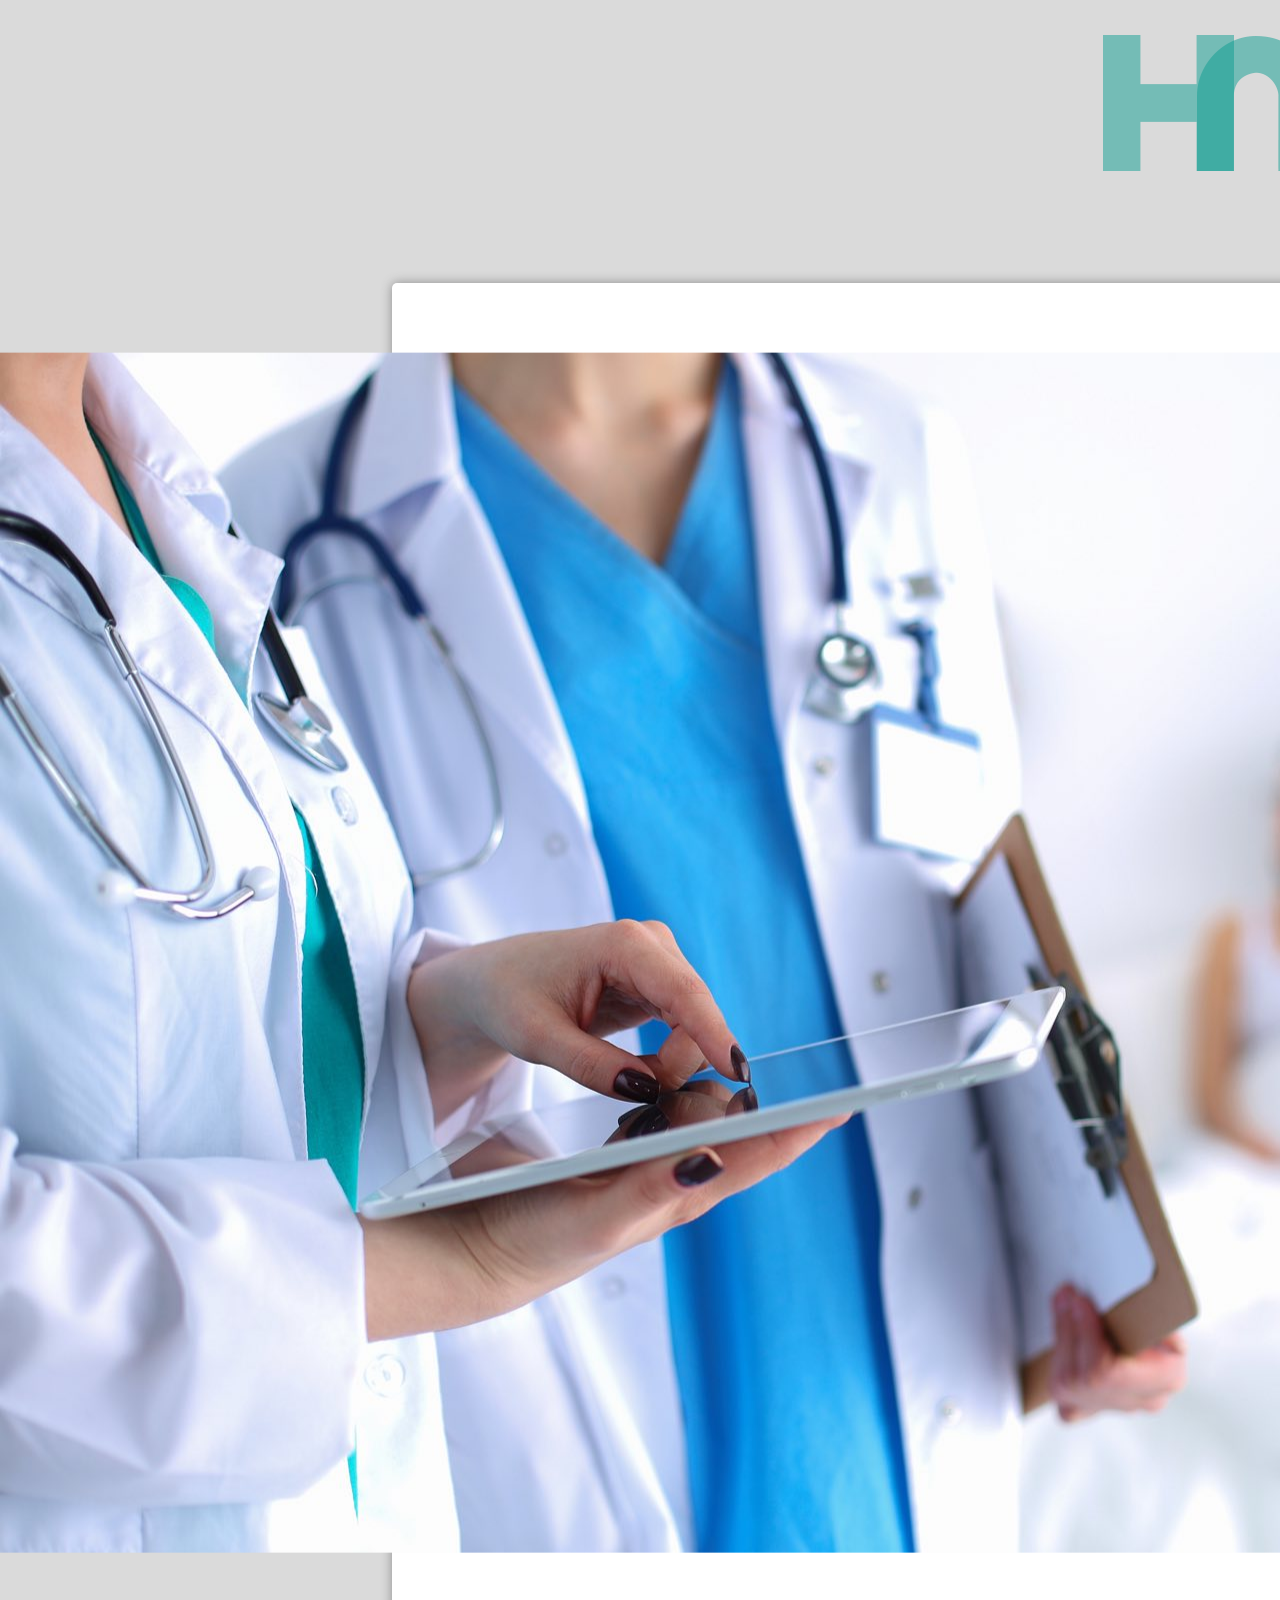
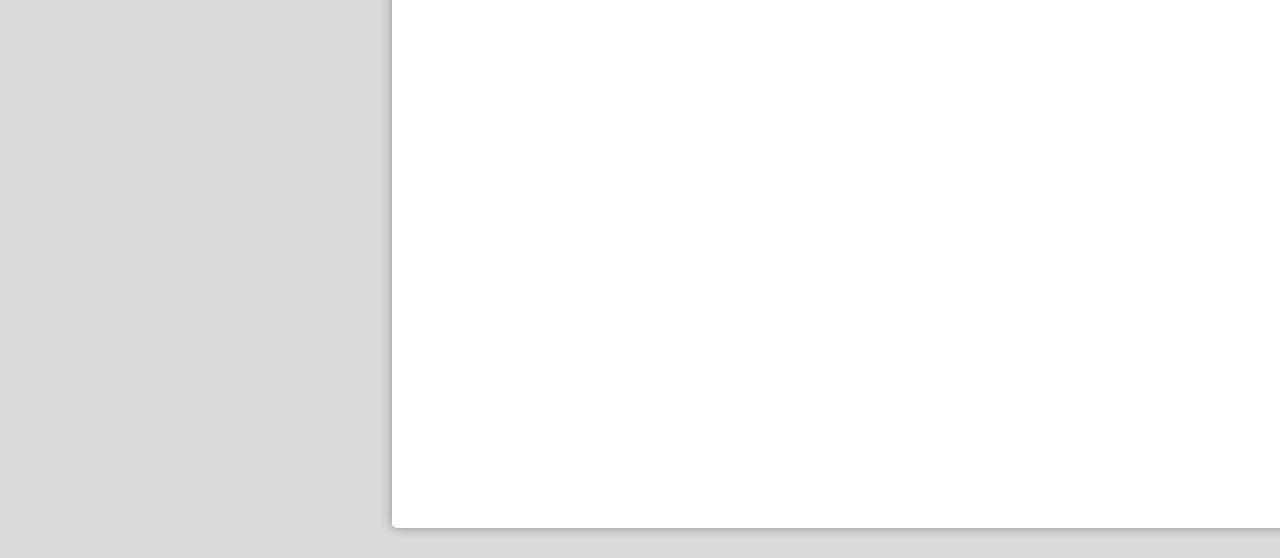
<file: phase1/index.html>
<!DOCTYPE html>
 <html lang="en">
 <head>
 	<meta charset="UTF-8">
    <meta name="viewport" content="width=device-width, initial-scale=1.0">
    <title>HospitalManagementSystem</title>
    <link rel="stylesheet" href="https://stackpath.bootstrapcdn.com/bootstrap/4.1.3/css/bootstrap.min.css" integrity="sha384-MCw98/SFnGE8fJT3GXwEOngsV7Zt27NXFoaoApmYm81iuXoPkFOJwJ8ERdknLPMO" crossorigin="anonymous">
    <link rel="stylesheet" type="text/css" href="css.css?t=<?php echo $t; ?>">
 </head>
 <body>
 	<div id="main">
 		<div class="container">
 			<div class="row">
 				<div class="navbar">
 					<div class="col-md-10">
 						<a href="#">
 							<img src="../assets/img/logo.png" alt="">
 							<p>سیستم مدیریت بیمارستان</p>
 						</a>
 					</div>
 					<div class="col-md-2">
 						<a href="">
 							<button type="button" class="btn btn-light">تنظیمات</button>
 						</a>
 					</div>
 				</div>
 			</div>
 			<div class="row">
 				<div class="main w-100">
 					<div class="col-md-4 section section1">
 						<div class="row">
 							<p>اطلاعات کاربر</p>
 						</div>
 						<div class="row">
 							<img src="../assets/img/back.jpg" alt="">
 						</div>
 						<div class="row">
 							<ul class="text-right">
 								<a href="">
 									<li>
 										<small class="label">نام</small>
 										محمد حسین
 									</li>
 								</a>
 									<a href="">
 									<li>
 										<small class="label">نام خانوادگی</small>
 										گلستانی
 									</li>
 								</a>
 									<a href="">
 									<li>
 										<small class="label">نام پدر</small>
 										جواد
 									</li>
 								</a>
 									<a href="">
 									<li>
 										<small class="label">کد ملی</small>
 										105082...
 									</li>
 								</a>
 									<a href="">
 									<li>
 										<small class="label">کد نظام پزشکی</small>
 										0bbbb00000
 									</li>
 								</a>
 									<a href="">
 									<li>
 										<small class="label">تخصص</small>
 										هوشبری
 									</li>
 								</a>
 							</ul>
 						</div>
 						<div class="row">
 							<a href="">
 								<button class="btn btn-light">لیست کامل</button>
 							</a>
 						</div>
 					</div>
 					<div class="col-md-4 section section2">
 						<div class="row">
 							<p>دسترسی ها</p>
 						</div>
 						<div class="row">
 							<ul>
 								<a href="">
 									<li>تشخیص بیماری</li>
 								</a>
 								<a href="">
 									<li>تعریف فرآیند درمان</li>
 								</a>
 								<a href="">
 									<li>تجویز دارو</li>
 								</a>
 							</ul>
 						</div>
 					</div>
 					<div class="col-md-4 section section3">
 						<div class="row">
 							<p>لیست اعضا</p>
 						</div>
 						<div class="row">
 							<ul>
 								<a href="">
 									<li>
 										<i></i>
 										<span>نام بیمار یک</span>
 										<small></small>
 									</li>
 								</a>
 								<a href="">
 									<li>
 										<i></i>
 										<span>نام بیمار دو</span>
 										<small></small>
 									</li>
 								</a>
 								<a href="">
 									<li>
 										<i></i>
 										<span>نام بیمار سه</span>
 										<small></small>
 									</li>
 								</a>
 							</ul>
 						</div>
 						<div class="row">
 							<a href="">
 								<button class="btn btn-light">لیست کامل</button>
 							</a>
 						</div>
 					</div>
 				</div>
 			</div>
 		</div>
 	</div>
    <script src="../assets/anime-master/anime.min.js"></script>
    <script src="../main.js"></script>
 </body>
 </html>
</file>
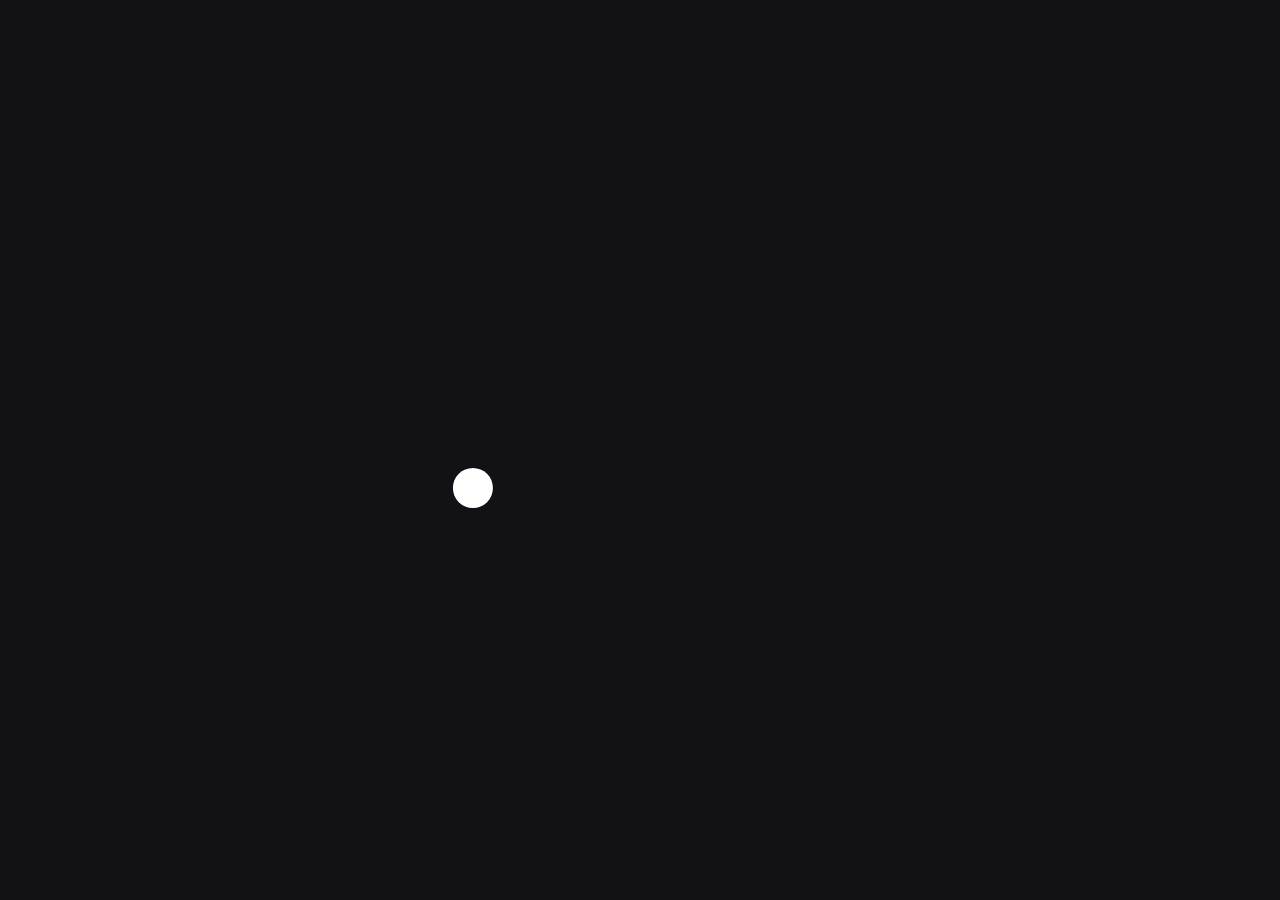
<file: assets/anime-master/index.html>
<!DOCTYPE html>
<html>
<head>
  <title>anime.js</title>
  <meta charset="utf-8">
  <meta name="viewport" content="width=device-width, initial-scale=1, maximum-scale=1">
  <meta property="og:title" content="anime.js">
  <meta property="og:url" content="http://animejs.com">
  <meta property="og:description" content="Javascript Animation Engine">
  <meta property="og:image" content="http://animejs.com/documentation/assets/img/icons/og.png">
  <meta name="twitter:card" content="summary">
  <meta name="twitter:title" content="anime.js">
  <meta name="twitter:site" content="@juliangarnier">
  <meta name="twitter:description" content="Javascript Animation Engine">
  <meta name="twitter:image" content="http://animejs.com/documentation/assets/img/icons/twitter.png">
  <link rel="apple-touch-icon-precomposed" href="documentation/assets/img/icons/apple-touch-icon.png">
  <link rel="icon" type="image/png" href="documentation/assets/img/icons/favicon.png" >
  <link href="documentation/assets/css/anime.css" rel="stylesheet">
  <link href="documentation/assets/css/site.css" rel="stylesheet">
</head>
<body>
  <canvas class="fireworks"></canvas>
  <div class="logo-animation">
    <div class="letters">
      <div class="letter letter-a">
        <svg viewBox="0 0 162 162">
          <g fill="none" fill-rule="evenodd" stroke="#5E89FB">
            <path class="fill in" stroke-width="40" d="M101 141H81a60 60 0 1 1 0-120c33.14 0 59 26.86 60 60v80"/>
            <path class="fill out" stroke-width="40" d="M141 161V81c-1-33.14-26.86-60-60-60a60 60 0 1 0 0 120h20"/>
            <path class="line out" stroke-width="2" d="M121 161V81.33C120.18 58.59 102.7 41 81 41a40 40 0 1 0 0 80h20v40H81A80 80 0 1 1 81 1c43.8 0 78.66 35.27 80 79.7V161h-40z"/>
          </g>
        </svg>
      </div>
      <div class="letter letter-n">
        <svg viewBox="0 0 162 162">
          <g fill="none" fill-rule="evenodd" stroke="#FB155A">
            <path class="fill in" stroke-width="40" d="M21 161V1"/>
            <path class="fill out" stroke-width="40" d="M21 1v160"/>
            <path class="fill in" stroke-width="40" d="M21 161V81c1-33.14 26.86-60 60-60a60 60 0 0 1 60 60v80"/>
            <path class="fill out" stroke-width="40" d="M141 161V81a60 60 0 0 0-60-60c-33.14 0-59 26.86-60 60v80"/>
            <path class="line out" stroke-width="2" d="M41 161V1H1v160h40z"/>
            <path class="line out" stroke-width="2" d="M1 161V80.4C2.35 36.27 37.2 1 81 1a80 80 0 0 1 80 80v80h-40V81a40 40 0 0 0-40-40c-21.7 0-39.18 17.59-40 40.33V161H1z"/>
          </g>
        </svg>
      </div>
      <div class="letter letter-i">
        <svg viewBox="0 0 82 162">
          <g fill="none" fill-rule="evenodd" stroke="#18FF92">
            <path class="fill in" stroke-width="40" d="M21 61v20a60 60 0 0 0 60 60"/>
            <path class="fill out" stroke-width="40" d="M81 141a60 60 0 0 1-60-60V61"/>
            <path class="line out" stroke-width="2" d="M81 121a40 40 0 0 1-40-40V61H1v20a80 80 0 0 0 80 80v-40z"/>
          </g>
        </svg>
      </div>
      <div class="letter letter-m-1">
        <svg viewBox="0 0 162 162">
          <g fill="none" fill-rule="evenodd" stroke="#5E89FB">
            <path class="fill in" stroke-width="40" d="M21 161V1"/>
            <path class="fill out" stroke-width="40" d="M21 1v160"/>
            <path class="fill in" stroke-width="40" d="M21 161V81c1-33.14 26.86-60 60-60a60 60 0 0 1 60 60v80"/>
            <path class="fill out" stroke-width="40" d="M141 161V81a60 60 0 0 0-60-60c-33.14 0-59 26.86-60 60v80"/>
            <path class="line out" stroke-width="2" d="M41 161V1H1v160h40z"/>
            <path class="line out" stroke-width="2" d="M1 161V80.4C2.35 36.27 37.2 1 81 1a80 80 0 0 1 80 80v80h-40V81a40 40 0 0 0-40-40c-21.7 0-39.18 17.59-40 40.33V161H1z"/>
          </g>
        </svg>
      </div>
      <div class="letter letter-m-2">
        <svg viewBox="0 0 162 162">
          <g fill="none" fill-rule="evenodd" stroke="#FB155A">
            <path class="fill in" stroke-width="40" d="M21 161V81c1-33.14 26.86-60 60-60a60 60 0 0 1 60 60v80"/>
            <path class="fill out" stroke-width="40" d="M141 161V81a60 60 0 0 0-60-60c-33.14 0-59 26.86-60 60v80"/>
            <path class="line out" stroke-width="2" d="M1 161V80.4C2.35 36.27 37.2 1 81 1a80 80 0 0 1 80 80v80h-40V81a40 40 0 0 0-40-40c-21.7 0-39.18 17.59-40 40.33V161H1z"/>
          </g>
        </svg>
      </div>
      <div class="letter letter-e">
        <svg viewBox="0 0 162 162">
          <g fill="none" fill-rule="evenodd" stroke="#18FF92">
            <path class="fill in" stroke-width="40" d="M81 101h60V81c-1-33.14-26.86-60-60-60a60 60 0 1 0 0 120"/>
            <path class="fill out" stroke-width="40" d="M81 141a60 60 0 1 1 0-120c33.14 0 59 26.86 60 60v20H81"/>
            <path class="line out" stroke-width="2" d="M81 81v40h80V80.7C159.66 36.27 124.8 1 81 1a80 80 0 1 0 0 160v-40a40 40 0 1 1 0-80c21.6 0 39.01 17.42 39.99 40H81z"/>
          </g>
        </svg>
      </div>
      <div class="logo-icon">
        <div class="icon">
          <svg viewBox="0 0 62 62">
            <g fill="none" fill-rule="evenodd" stroke-width="2" transform="translate(1 1)">
              <path class="icon-curve" stroke="#FF1554" d="M0 16a80.88 80.88 0 0 1 44 44"/>
              <path class="icon-line" stroke="#5E89FB" d="M4 0h54a2 2 0 0 1 2 2.01V58A2 2 0 0 1 58 60H2a2 2 0 0 1-2-2.01V2A2 2 0 0 1 2 0h2z"/>
              <rect width="40" height="40" x="10" y="10" stroke="#18FF92" rx="20"/>
            </g>
          </svg>
        </div>
        <div class="icon-text">
          <svg viewBox="0 0 160 62">
            <g fill="#FBF3FB" fill-rule="evenodd">
              <path d="M27.33 18h1.73l10.15 25.7h-1.69l-3.24-8.24H21.97l-3.28 8.24H17L27.33 18zm6.45 16.1l-5.51-14.55h-.07l-5.73 14.54h11.3z"/>
              <polygon points="51.334 18 53.314 18 69.55 41.58 69.622 41.58 69.622 18 71.206 18 71.206 43.704 69.334 43.704 52.99 19.944 52.918 19.944 52.918 43.704 51.334 43.704"/>
              <polygon points="86.027 18 87.611 18 87.611 43.704 86.027 43.704"/>
              <polygon points="102.433 18 104.701 18 114.745 41.94 114.817 41.94 124.753 18 127.021 18 127.021 43.704 125.437 43.704 125.437 19.944 125.365 19.944 115.573 43.704 113.989 43.704 104.089 19.944 104.017 19.944 104.017 43.704 102.433 43.704"/>
              <polygon points="141.843 18 159.123 18 159.123 19.368 143.427 19.368 143.427 29.664 158.187 29.664 158.187 31.032 143.427 31.032 143.427 42.336 159.303 42.336 159.303 43.704 141.843 43.704"/>
            </g>
          </svg>
        </div>
      </div>
      <div class="dot dot-i">
        <svg viewBox="0 0 42 42">
          <g fill="none" fill-rule="evenodd">
            <rect width="40" height="40" x="1" y="1" fill="#17F28C" rx="20"/>
          </g>
        </svg>
      </div>
      <div class="dot dot-e">
        <svg viewBox="0 0 42 42">
          <g fill="none" fill-rule="evenodd">
            <rect width="40" height="40" x="1" y="1" fill="#FFFFFF" rx="20"/>
          </g>
        </svg>
      </div>
    </div>
  </div>
  <div class="info">
    <p class="description">
      Javascript Animation Engine
    </p>
    <div class="links">
      <a class="button blue" href="documentation" target="_blank">
        <svg viewBox="0 0 180 60">
          <path d="M10,10 C10,10 50,9.98999977 90,9.98999977 C130,9.98999977 170,10 170,10 C170,10 170.009995,20 170.009995,30 C170.009995,40 170,50 170,50 C170,50 130,50.0099983 90,50.0099983 C50,50.0099983 10,50 10,50 C10,50 9.98999977,40 9.98999977,30 C9.98999977,20 10,10 10,10 Z"></path>
        </svg>
        <span>Documentation</span>
      </a>
      <a class="button blue" href="https://codepen.io/collection/XLebem/" target="_blank">
        <svg viewBox="0 0 180 60">
          <path d="M10,10 C10,10 50,9.98999977 90,9.98999977 C130,9.98999977 170,10 170,10 C170,10 170.009995,20 170.009995,30 C170.009995,40 170,50 170,50 C170,50 130,50.0099983 90,50.0099983 C50,50.0099983 10,50 10,50 C10,50 9.98999977,40 9.98999977,30 C9.98999977,20 10,10 10,10 Z"></path>
        </svg>
        <span>CodePen</span>
      </a>
      <a class="button green" href="https://github.com/juliangarnier/anime" target="_blank">
        <svg viewBox="0 0 180 60">
          <path d="M10,10 C10,10 50,9.98999977 90,9.98999977 C130,9.98999977 170,10 170,10 C170,10 170.009995,20 170.009995,30 C170.009995,40 170,50 170,50 C170,50 130,50.0099983 90,50.0099983 C50,50.0099983 10,50 10,50 C10,50 9.98999977,40 9.98999977,30 C9.98999977,20 10,10 10,10 Z"></path>
        </svg>
        <span>GitHub</span>
      </a>
    </div>
    <p class="credits">
      v<span class="version">0.0</span> © <span class="date">2016</span> <a href="http://juliangarnier.com" target="_blank">Julian Garnier</a>
    </p>
  </div>
  <script>
    (function(i,s,o,g,r,a,m){i['GoogleAnalyticsObject']=r;i[r]=i[r]||function(){
      (i[r].q=i[r].q||[]).push(arguments)},i[r].l=1*new Date();a=s.createElement(o),
      m=s.getElementsByTagName(o)[0];a.async=1;a.src=g;m.parentNode.insertBefore(a,m)
    })(window,document,'script','https://www.google-analytics.com/analytics.js','ga');
    ga('create', 'UA-79927007-1', 'auto');
    ga('send', 'pageview');
  </script>
  <script src="anime.min.js"></script>
  <script src="documentation/assets/js/fireworks.js"></script>
  <script src="documentation/assets/js/site.js"></script>
</body>
</html>
</file>
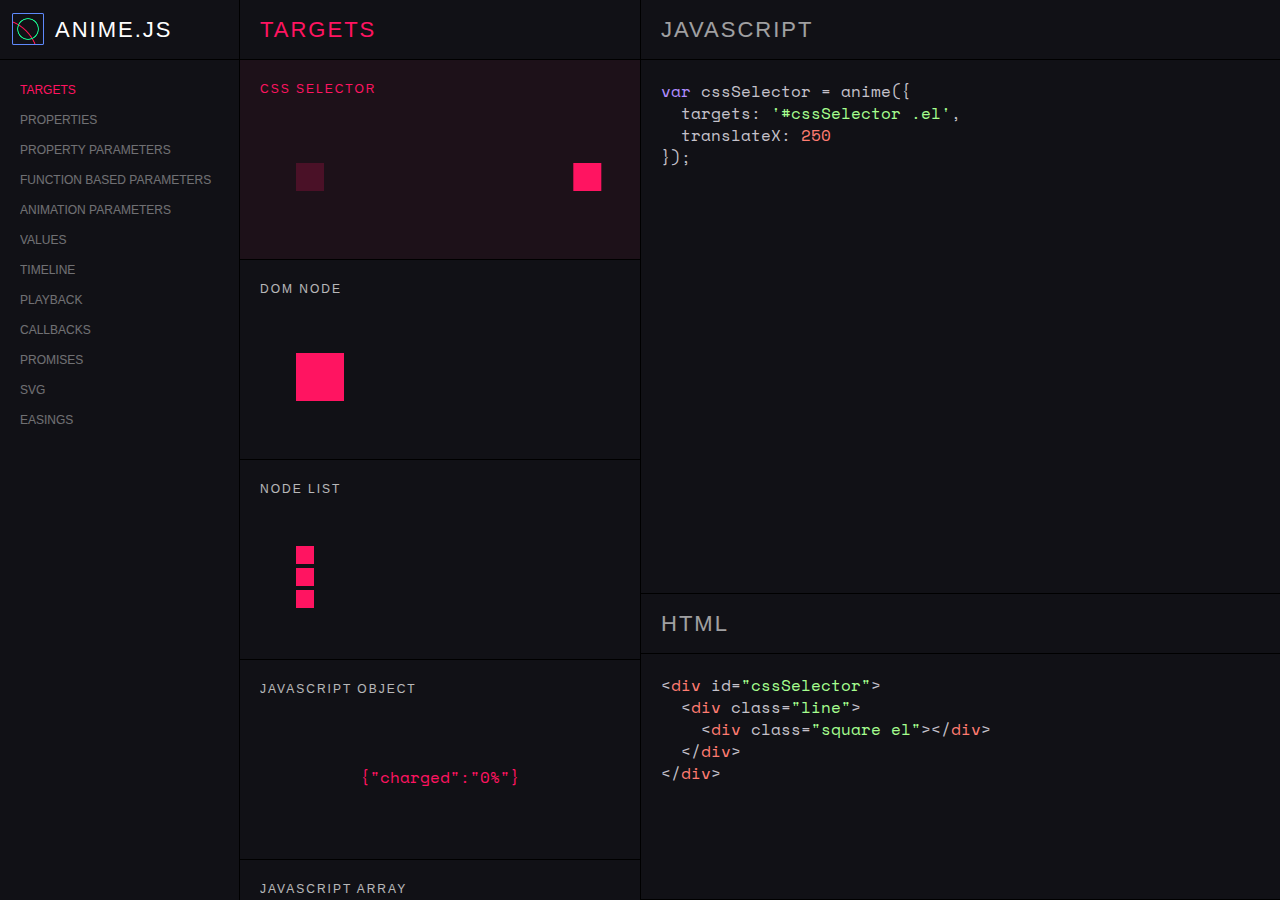
<file: assets/anime-master/documentation/index.html>
<!DOCTYPE html>
<html>
<head>
  <title>Documentation | anime.js</title>
  <meta charset="utf-8">
  <meta name="viewport" content="width=device-width, initial-scale=1, maximum-scale=1">
  <meta property="og:title" content="anime.js">
  <meta property="og:url" content="http://animejs.com">
  <meta property="og:description" content="Javascript Animation Engine">
  <meta property="og:image" content="http://animejs.com/documentation/assets/img/icons/og.png">
  <meta name="twitter:card" content="summary">
  <meta name="twitter:title" content="anime.js">
  <meta name="twitter:site" content="@juliangarnier">
  <meta name="twitter:description" content="Javascript Animation Engine">
  <meta name="twitter:image" content="http://animejs.com/documentation/assets/img/icons/twitter.png">
  <link rel="apple-touch-icon-precomposed" href="assets/img/icons/apple-touch-icon.png">
  <link rel="icon" type="image/png" href="assets/img/icons/favicon.png" >
  <link href="https://fonts.googleapis.com/css?family=Space+Mono" rel="stylesheet">
  <link href="assets/css/anime.css" rel="stylesheet">
  <link href="assets/css/anime-theme.css" rel="stylesheet">
  <link href="assets/css/documentation.css" rel="stylesheet">
  <script src="../anime.min.js"></script>
</head>
<body>
  <div class="content">
    <header class="header">
      <a class="logo" href="https://github.com/juliangarnier/anime/"><h1>anime.js</h1></a>
    </header>
    <section class="pane sidebar">
      <nav class="navigation"></nav>
    </section>
    <section class="pane demos">

<!-- TARGETS -->
<article id="targets" class="color-01">
  <header>
    <h2 class="demos-title">Targets</h2>
  </header>

<div id="cssSelector" class="demo">
  <h3 class="demo-title">CSS Selector</h3>
  <div class="demo-content">
    <div class="line">
      <div class="square shadow"></div>
      <div class="square el"></div>
    </div>
  </div>
<script>var cssSelector = anime({
  targets: '#cssSelector .el',
  translateX: 250
});
</script>
</div>

<div id="domNode" class="demo">
  <h3 class="demo-title">DOM Node</h3>
  <div class="demo-content">
    <div class="large square shadow"></div>
    <div class="large square el"></div>
  </div>
<script>var el = document.querySelector('#domNode .el');

var domNode = anime({
  targets: el,
  translateX: 250
});
</script>
</div>

<div id="nodeList" class="demo">
  <h3 class="demo-title">Node List</h3>
  <div class="demo-content">
    <div class="line">
      <div class="small square shadow"></div>
      <div class="small square el"></div>
    </div>
    <div class="line">
      <div class="small square shadow"></div>
      <div class="small square el"></div>
    </div>
    <div class="line">
      <div class="small square shadow"></div>
      <div class="small square el"></div>
    </div>
  </div>
<script>var els = document.querySelectorAll('#nodeList .el');

var nodeList = anime({
  targets: els,
  translateX: 250
});
</script>
</div>

<div id="JSobject" class="demo">
  <h3 class="demo-title">JavaScript Object</h3>
  <div class="demo-content">
    <pre>{"charged":"0"}</pre>
  </div>
<script>var obj = { charged: '0%' };

var JSobject = anime({
  targets: obj,
  charged: '100%',
  round: 1,
  easing: 'linear',
  update: function() {
    var el = document.querySelector('#JSobject pre');
    el.innerHTML = JSON.stringify(obj);
  }
});
</script>
</div>

<div id="JSarray" class="demo">
  <h3 class="demo-title">JavaScript Array</h3>
  <div class="demo-content">
    <div class="line">
      <div class="square shadow"></div>
      <div class="square el-01"></div>
    </div>
    <div class="line">
      <div class="square shadow"></div>
      <div class="square el-02"></div>
    </div>
    <div class="line">
      <div class="square shadow"></div>
      <div class="square el-03"></div>
    </div>
  </div>
<script>var el = document.querySelector('#JSarray .el-01');

var JSarray = anime({
  targets: [el, '#JSarray .el-02', '#JSarray .el-03'],
  translateX: 250
});
</script>
</div>

</article>
<!-- -->

<!-- ANIMATABLE PROPERTIES -->
<article id="properties" class="color-02">
<header>
  <h2 class="demos-title">Properties</h2>
</header>

<div id="cssProperties" class="demo">
  <h3 class="demo-title">CSS</h3>
  <div class="demo-content">
    <div class="large square shadow"></div>
    <div class="large square el"></div>
  </div>
<script>var cssProperties = anime({
  targets: '#cssProperties .el',
  opacity: .5,
  left: '240px',
  backgroundColor: '#FFF',
  borderRadius: ['0em', '2em'],
  easing: 'easeInOutQuad'
});
</script>
</div>

<div id="CSStransforms" class="demo">
  <h3 class="demo-title">CSS Transforms</h3>
  <div class="demo-content">
    <div class="square shadow"></div>
    <div class="square el"></div>
  </div>
<script>var CSStransforms = anime({
  targets: '#CSStransforms .el',
  translateX: 250,
  scale: 2,
  rotate: '1turn'
});
</script>
</div>

<div id="JSobjectProp" class="demo">
  <h3 class="demo-title">Object properties</h3>
<div class="demo-content"><pre>{"myProperty":"0"}</pre></div>
<script>var myObject = {
  prop1: 0,
  prop2: '0%'
}
var JSobjectProp = anime({
  targets: myObject,
  prop1: 50,
  prop2: '100%',
  easing: 'linear',
  round: 1,
  update: function() {
    var el = document.querySelector('#JSobjectProp pre');
    el.innerHTML = JSON.stringify(myObject);
  }
});
</script>
</div>

<div id="domAttributes" class="demo">
  <h3 class="demo-title">DOM Attributes</h3>
  <div class="demo-content">
    <input class="text-output" value="0"></input>
  </div>
<script>var domAttributes = anime({
  targets: '#domAttributes input',
  value: 1000,
  round: 1,
  easing: 'easeInOutExpo'
});
</script>
</div>

<div id="svgAttributes" class="demo">
  <h3 class="demo-title">SVG Attributes</h3>
  <div class="demo-content align-center">
<svg width="128" height="128" viewBox="0 0 128 128">
  <polygon points="64 68.64 8.574 100 63.446 67.68 64 4 64.554 67.68 119.426 100" fill="currentColor"/>
</svg>
  </div>
<script>var svgAttributes = anime({
  targets: '#svgAttributes polygon',
  points: '64 128 8.574 96 8.574 32 64 0 119.426 32 119.426 96',
  easing: 'easeInOutExpo'
});
</script>
</div>

</article>
<!-- -->

<!-- PROPERTY PARAMETERS -->
<article id="propertyParameters" class="color-03">
  <header>
    <h2 class="demos-title">Property parameters</h2>
  </header>

<div id="duration" class="demo">
  <h3 class="demo-title">Duration</h3>
  <div class="demo-content">
    <div class="square shadow"></div>
    <div class="square el"></div>
  </div>
<script>var duration = anime({
  targets: '#duration .el',
  translateX: 250,
  duration: 3000
});
</script>
</div>

<div id="delay" class="demo">
  <h3 class="demo-title">Delay</h3>
  <div class="demo-content">
<div class="square shadow"></div>
<div class="square el"></div>
  </div>
<script>var delay = anime({
  targets: '#delay .el',
  translateX: 250,
  delay: 1000
});
</script>
</div>

<div id="easing" class="demo">
  <h3 class="demo-title">Easing</h3>
  <div class="demo-content">
    <div class="square shadow"></div>
    <div class="square el"></div>
  </div>
<script>var easing = anime({
  targets: '#easing .el',
  translateX: 250,
  easing: 'easeInOutQuart'
});
</script>
</div>

<div id="specificPropertyParameters" class="demo">
  <h3 class="demo-title">Specific property parameters</h3>
  <div class="demo-content">
    <div class="square shadow"></div>
    <div class="square el"></div>
  </div>
<script>var specificPropertyParameters = anime({
  targets: '#specificPropertyParameters .el',
  translateX: {
    value: 250,
    duration: 800
  },
  rotate: {
    value: 360,
    duration: 1800,
    easing: 'easeInOutSine'
  },
  scale: {
    value: 2,
    duration: 1600,
    delay: 800,
    easing: 'easeInOutQuart'
  },
  delay: 250 // All properties except 'scale' inherit 250ms delay
});
</script>
</div>

</article>
<!-- -->

<!-- FUNCTION BASED PARAMETERS -->
<article id="functionBasedParameters" class="color-04">
<header>
  <h2 class="demos-title">Function based parameters</h2>
</header>

<div id="functionBasedDuration" class="demo">
  <h3 class="demo-title">Duration</h3>
  <div class="demo-content">
    <div class="line">
      <div class="small square shadow"></div>
      <div class="small square el"></div>
    </div>
    <div class="line">
      <div class="small square shadow"></div>
      <div class="small square el"></div>
    </div>
    <div class="line">
      <div class="small square shadow"></div>
      <div class="small square el"></div>
    </div>
  </div>
<script>var functionBasedDuration = anime({
  targets: '#functionBasedDuration .el',
  translateX: 250,
  direction: 'alternate',
  loop: true,
  duration: function(el, i, l) {
    return 1000 + (i * 1000);
  }
});
</script>
</div>

<div id="functionBasedDelay" class="demo">
  <h3 class="demo-title">Delay</h3>
  <div class="demo-content">
    <div class="line">
      <div class="small square shadow"></div>
      <div class="small square el"></div>
    </div>
    <div class="line">
      <div class="small square shadow"></div>
      <div class="small square el"></div>
    </div>
    <div class="line">
      <div class="small square shadow"></div>
      <div class="small square el"></div>
    </div>
  </div>
<script>var functionBasedDelay = anime({
  targets: '#functionBasedDelay .el',
  translateX: 250,
  direction: 'alternate',
  loop: true,
  delay: function(el, i, l) {
    return i * 100;
  }
});
</script>
</div>

<div id="functionBasedElasticity" class="demo">
  <h3 class="demo-title">Elasticity</h3>
  <div class="demo-content">
    <div class="line">
      <div class="small square shadow"></div>
      <div class="small square el"></div>
    </div>
    <div class="line">
      <div class="small square shadow"></div>
      <div class="small square el"></div>
    </div>
    <div class="line">
      <div class="small square shadow"></div>
      <div class="small square el"></div>
    </div>
  </div>
<script>var functionBasedElasticity = anime({
  targets: '#functionBasedElasticity .el',
  translateX: 250,
  direction: 'alternate',
  loop: true,
  elasticity: function(el, i, l) {
    return (200 + i * 200);
  }
});
</script>
</div>

<div id="combinedFunctionBasedProp" class="demo">
  <h3 class="demo-title">Combined</h3>
  <div class="demo-content">
    <div class="line">
      <div class="square shadow"></div>
      <div data-duration="2000" class="square el"></div>
    </div>
    <div class="line">
      <div class="square shadow"></div>
      <div data-duration="1500" class="square el"></div>
    </div>
    <div class="line">
      <div class="square shadow"></div>
      <div data-duration="1000" class="square el"></div>
    </div>
  </div>
<script>var combinedFunctionBasedProp = anime({
  targets: '#combinedFunctionBasedProp .el',
  translateX: 100,
  translateX: 250,
  rotate: 180,
  duration: function(target) {
    // Duration based on every div 'data-duration' attribute
    return target.getAttribute('data-duration');
  },
  delay: function(target, index) {
    // 100ms delay multiplied by every div index, in ascending order
    return index * 100;
  },
  elasticity: function(target, index, totalTargets) {
    // Elasticity multiplied by every div index, in descending order
    return 200 + ((totalTargets - index) * 200);
  },
  direction: 'alternate',
  loop: true
});
</script>
</div>

</article>
<!-- -->

<!-- ANIMATION PARAMETERS -->
<article id="animationParameters" class="color-05">
  <header>
    <h2 class="demos-title">Animation parameters</h2>
  </header>

<div id="alternate" class="demo">
  <h3 class="demo-title">Direction alternate</h3>
  <div class="demo-content">
    <div class="square shadow"></div>
    <div class="square el"></div>
  </div>
<script>var alternate = anime({
  targets: '#alternate .el',
  translateX: 250,
  direction: 'alternate'
});
</script>
</div>

<div id="reverse" class="demo">
  <h3 class="demo-title">Direction reverse</h3>
  <div class="demo-content">
    <div class="square shadow"></div>
    <div class="square el"></div>
  </div>
<script>var reverse = anime({
  targets: '#reverse .el',
  translateX: 250,
  direction: 'reverse'
});
</script>
</div>

<div id="loop" class="demo">
  <h3 class="demo-title">Loop (x times)</h3>
  <div class="demo-content">
    <div class="square shadow"></div>
    <div class="square el"></div>
  </div>
<script>var loop = anime({
  targets: '#loop .el',
  translateX: 250,
  loop: 3
});
</script>
</div>

<div id="loopAlternate" class="demo">
  <h3 class="demo-title">Loop alternate (x times)</h3>
  <div class="demo-content">
    <div class="square shadow"></div>
    <div class="square el"></div>
  </div>
<script>var loopAlternate = anime({
  targets: '#loopAlternate .el',
  translateX: 250,
  loop: 3,
  direction: 'alternate'
});
</script>
</div>

<div id="loopReverse" class="demo">
  <h3 class="demo-title">Loop reverse (x times)</h3>
  <div class="demo-content">
    <div class="square shadow"></div>
    <div class="square el"></div>
  </div>
<script>var loopReverse = anime({
  targets: '#loopReverse .el',
  translateX: 250,
  loop: 3,
  direction: 'reverse'
});
</script>
</div>

<div id="infiniteLoop" class="demo">
  <h3 class="demo-title">Infinite loop</h3>
  <div class="demo-content">
    <div class="square shadow"></div>
    <div class="square el"></div>
  </div>
<script>var infiniteLoop = anime({
  targets: '#infiniteLoop .el',
  translateX: 250,
  loop: true
});
</script>
</div>

<div id="infiniteLoopAlternate" class="demo">
  <h3 class="demo-title">Infinite loop alternate</h3>
  <div class="demo-content">
    <div class="square shadow"></div>
    <div class="square el"></div>
  </div>
<script>var infiniteLoopAlternate = anime({
  targets: '#infiniteLoopAlternate .el',
  translateX: 250,
  direction: 'alternate',
  loop: true
});
</script>
</div>

<div id="infiniteLoopReverse" class="demo">
  <h3 class="demo-title">Infinite loop reverse</h3>
  <div class="demo-content">
    <div class="square shadow"></div>
    <div class="square el"></div>
  </div>
<script>var infiniteLoopReverse = anime({
  targets: '#infiniteLoopReverse .el',
  translateX: 250,
  direction: 'reverse',
  loop: true
});
</script>
</div>

</article>
<!-- -->

<!-- VALUES -->
<article id="values" class="color-06">
<header>
  <h2 class="demos-title">Values</h2>
</header>

<div id="unitlessValue" class="demo">
  <h3 class="demo-title">Unitless</h3>
  <div class="demo-content">
    <div class="square shadow"></div>
    <div class="square el"></div>
  </div>
<script>var unitlessValue = anime({
  targets: '#unitlessValue .el',
  translateX: 250,
  rotate: 540
});
</script>
</div>

<div id="specificUnitValue" class="demo">
  <h3 class="demo-title">Specific unit</h3>
  <div class="demo-content">
    <div class="square shadow"></div>
    <div class="square el"></div>
  </div>
<script>var specificUnitValue = anime({
  targets: '#specificUnitValue .el',
  translateX: '20em',
  rotate: '1.5turn'
});
</script>
</div>

<div id="relativeValues" class="demo">
  <h3 class="demo-title">Relative</h3>
  <div class="demo-content">
    <div class="square shadow"></div>
    <div class="square el" style="transform: translateX(100px)"></div>
  </div>
<script>var relativeValues = anime({
  targets: '#relativeValues .el',
  translateX: {
    value: '+=150',
    duration: 1000
  },
  width: {
    value: '-=10',
    duration: 1800,
    easing: 'easeInOutSine'
  },
  height: {
    value: '*=4',
    duration: 1800,
    easing: 'easeInOutSine'
  },
  direction: 'alternate'
});
</script>
</div>

<div id="colors" class="demo">
  <h3 class="demo-title">Colors</h3>
  <div class="demo-content">
    <div class="line">
      <div class="square shadow"></div>
      <div class="square el"></div>
    </div>
    <div class="line">
      <div class="square shadow"></div>
      <div class="square el"></div>
    </div>
    <div class="line">
      <div class="square shadow"></div>
      <div class="square el"></div>
    </div>
  </div>
<script>

var colors = anime({
  targets: '#colors .el',
  translateX: 250,
  backgroundColor: [
    {value: '#FFF'}, // Or #FFFFFF
    {value: 'rgb(255, 0, 0)'},
    {value: 'hsl(100, 60%, 60%)'}
  ],
  easing: 'linear',
  direction: 'alternate',
  duration: 2000
});
</script>
</div>

<div id="specificInitialValue" class="demo">
  <h3 class="demo-title">Specific initial value</h3>
  <div class="demo-content">
    <div class="square shadow"></div>
    <div class="square el"></div>
  </div>
<script>var specificInitialValue = anime({
  targets: '#specificInitialValue .el',
  translateX: [100, 250],
  delay: 500,
  direction: 'alternate',
  loop: true
});
</script>
</div>

<div id="functionBasedPropVal" class="demo">
  <h3 class="demo-title">Function based values</h3>
  <div class="demo-content">
    <div class="line">
      <div class="small square shadow"></div>
      <div data-x="160" class="small square el"></div>
    </div>
    <div class="line">
      <div class="small square shadow"></div>
      <div data-x="80" class="small square el"></div>
    </div>
    <div class="line">
      <div class="small square shadow"></div>
      <div data-x="250" class="small square el"></div>
    </div>
  </div>
<script>var functionBasedPropVal = anime({
  targets: '#functionBasedPropVal .el',
  translateX: function(el) {
    return el.getAttribute('data-x');
  },
  translateY: function(el, i) {
    return 50 + (-50 * i);
  },
  scale: function(el, i, l) {
    return (l - i) + .25;
  },
  rotate: function() { return anime.random(-360, 360); },
  duration: function() { return anime.random(1200, 1800); },
  duration: function() { return anime.random(800, 1600); },
  delay: function() { return anime.random(0, 1000); },
  direction: 'alternate',
  loop: true
});
</script>
</div>

<div id="keyframes" class="demo">
  <h3 class="demo-title">Keyframes</h3>
  <div class="demo-content">
    <div class="square shadow"></div>
    <div class="square el"></div>
  </div>
<script>var keyframes = anime({
  targets: '#keyframes .el',
  translateX: [
    { value: 250, duration: 1000, delay: 500, elasticity: 0 },
    { value: 0, duration: 1000, delay: 500, elasticity: 0 }
  ],
  translateY: [
    { value: -40, duration: 500, elasticity: 100 },
    { value: 40, duration: 500, delay: 1000, elasticity: 100 },
    { value: 0, duration: 500, delay: 1000, elasticity: 100 }
  ],
  scaleX: [
    { value: 4, duration: 100, delay: 500, easing: 'easeOutExpo' },
    { value: 1, duration: 900, elasticity: 300 },
    { value: 4, duration: 100, delay: 500, easing: 'easeOutExpo' },
    { value: 1, duration: 900, elasticity: 300 }
  ],
  scaleY: [
    { value: [1.75, 1], duration: 500 },
    { value: 2, duration: 50, delay: 1000, easing: 'easeOutExpo' },
    { value: 1, duration: 450 },
    { value: 1.75, duration: 50, delay: 1000, easing: 'easeOutExpo' },
    { value: 1, duration: 450 }
  ],
  loop: true
});
</script>
</div>

</article>
<!-- -->

<!-- TIMELINE -->
<article id="timeline" class="color-07">
<header>
  <h2 class="demos-title">Timeline</h2>
</header>

<div id="basicTimeline" class="demo">
  <h3 class="demo-title">Basic timeline</h3>
  <div class="demo-content">
    <div class="line">
      <div class="square shadow"></div>
      <div class="square el"></div>
    </div>
    <div class="line">
      <div class="circle shadow"></div>
      <div class="circle el"></div>
    </div>
    <div class="line">
      <div class="triangle shadow"></div>
      <div class="triangle el"></div>
    </div>
  </div>
<script>var basicTimeline = anime.timeline();

basicTimeline
  .add({
    targets: '#basicTimeline .square.el',
    translateX: 250,
    easing: 'easeOutExpo'
  })
  .add({
    targets: '#basicTimeline .circle.el',
    translateX: 250,
    easing: 'easeOutExpo'
  })
  .add({
    targets: '#basicTimeline .triangle.el',
    translateX: 250,
    easing: 'easeOutExpo'
  });

</script>
</div>

<div id="relativeOffset" class="demo">
  <h3 class="demo-title">Relative offset</h3>
  <div class="demo-content">
    <div class="line">
      <div class="square shadow"></div>
      <div class="square el"></div>
    </div>
    <div class="line">
      <div class="circle shadow"></div>
      <div class="circle el"></div>
    </div>
    <div class="line">
      <div class="triangle shadow"></div>
      <div class="triangle el"></div>
    </div>
  </div>
<script>var relativeOffset = anime.timeline();

relativeOffset
  .add({
    targets: '#relativeOffset .square.el',
    translateX: 250,
    easing: 'easeOutExpo',
  })
  .add({
    targets: '#relativeOffset .circle.el',
    translateX: 250,
    easing: 'easeOutExpo',
    offset: '-=600' // Starts 600ms before the previous animation ends
  })
  .add({
    targets: '#relativeOffset .triangle.el',
    translateX: 250,
    easing: 'easeOutExpo',
    offset: '-=800' // Starts 800ms before the previous animation ends
  });

</script>
</div>

<div id="absoluteOffset" class="demo">
  <h3 class="demo-title">Absolute offset</h3>
  <div class="demo-content">
    <div class="line">
      <div class="square shadow"></div>
      <div class="square el"></div>
    </div>
    <div class="line">
      <div class="circle shadow"></div>
      <div class="circle el"></div>
    </div>
    <div class="line">
      <div class="triangle shadow"></div>
      <div class="triangle el"></div>
    </div>
  </div>
<script>var absoluteOffset = anime.timeline();

absoluteOffset
  .add({
    targets: '#absoluteOffset .square.el',
    translateX: 250,
    easing: 'easeOutExpo',
    offset: 1000 // Starts at 1000ms of the timeline
  })
  .add({
    targets: '#absoluteOffset .circle.el',
    translateX: 250,
    easing: 'easeOutExpo',
    offset: 500 // Starts at 500ms of the timeline
  })
  .add({
    targets: '#absoluteOffset .triangle.el',
    translateX: 250,
    easing: 'easeOutExpo',
    offset: 0 // Starts at 0ms of the timeline
  });

</script>
</div>

<div id="timelineParameters" class="demo">
  <h3 class="demo-title">Basic Timeline parameters</h3>
  <div class="demo-content">
    <div class="line">
      <div class="square shadow"></div>
      <div class="square el"></div>
    </div>
    <div class="line">
      <div class="circle shadow"></div>
      <div class="circle el"></div>
    </div>
    <div class="line">
      <div class="triangle shadow"></div>
      <div class="triangle el"></div>
    </div>
  </div>
<script>var timelineParameters = anime.timeline({
  direction: 'alternate',
  loop: true
});

timelineParameters
  .add({
    targets: '#timelineParameters .square.el',
    translateX: [ { value: 80 }, { value: 160 }, { value: 250 } ],
    translateY: [ { value: 30 }, { value: 60 }, { value: 60 } ],
    duration: 3000
  })
  .add({
    targets: '#timelineParameters .circle.el',
    translateX: [ { value: 80 }, { value: 160 }, { value: 250 } ],
    translateY: [ { value: 30 }, { value: -30 }, { value: -30 } ],
    duration: 3000,
    offset: 200
  })
  .add({
    targets: '#timelineParameters .triangle.el',
    translateX: [ { value: 80 }, { value: 250 } ],
    translateY: [ { value: -60 }, { value: -30 }, { value: -30 } ],
    duration: 3000,
    offset: 400
  });

</script>
</div>

<div id="TLParamsInheritance" class="demo">
  <h3 class="demo-title">Parameters inheritance</h3>
  <div class="demo-content">
    <div class="line">
      <div class="square shadow"></div>
      <div class="square el"></div>
    </div>
    <div class="line">
      <div class="circle shadow"></div>
      <div class="circle el"></div>
    </div>
    <div class="line">
      <div class="triangle shadow"></div>
      <div class="triangle el"></div>
    </div>
  </div>
<script>var TLParamsInheritance = anime.timeline({
  targets: '#TLParamsInheritance .el',
  delay: function(el, i) { return i * 200 },
  duration: 500,
  easing: 'easeOutExpo',
  direction: 'alternate',
  loop: true
});

TLParamsInheritance
  .add({
    translateX: 250,
  })
  .add({
    opacity: .5,
    translateX: 250,
    scale: 2,
  })
  .add({
    translateX: 0,
    scale: 1
  });

</script>
</div>

</article>
<!-- -->

<!-- PLAYBACK -->
<article id="playback" class="color-08">
<header>
  <h2 class="demos-title">Playback</h2>
</header>

<div id="playPause" class="demo controls">
  <h3 class="demo-title">Play / Pause</h3>
  <div class="demo-content">
    <div class="line">
      <div class="small square shadow"></div>
      <div class="small square el"></div>
    </div>
    <div class="line">
      <div class="small square shadow"></div>
      <div class="small square el"></div>
    </div>
    <div class="line">
      <div class="small square shadow"></div>
      <div class="small square el"></div>
    </div>
    <div class="line player">
      <button class="play">Play</button>
      <button class="pause">Pause</button>
    </div>
  </div>
<script>var playPause = anime({
  targets: '#playPause .el',
  translateX: 250,
  delay: function(el, i, l) { return i * 100; },
  direction: 'alternate',
  loop: true,
  autoplay: false
});

document.querySelector('#playPause .play').onclick = playPause.play;
document.querySelector('#playPause .pause').onclick = playPause.pause;

</script>
</div>

<div id="restartAnim" class="demo">
  <h3 class="demo-title">Restart</h3>
  <div class="demo-content">
    <div class="line">
      <div class="small square shadow"></div>
      <div class="small square el"></div>
    </div>
    <div class="line">
      <div class="small square shadow"></div>
      <div class="small square el"></div>
    </div>
    <div class="line">
      <div class="small square shadow"></div>
      <div class="small square el"></div>
    </div>
    <div class="line player">
      <button class="restart">Restart</button>
    </div>
  </div>
<script>var restartAnim = anime({
  targets: '#restartAnim .el',
  translateX: 250,
  delay: function(el, i, l) { return i * 100; },
  direction: 'alternate',
  loop: true
});

document.querySelector('#restartAnim .restart').onclick = restartAnim.restart;

</script>
</div>

<div id="reverseAnim" class="demo controls">
  <h3 class="demo-title">Reverse</h3>
  <div class="demo-content">
    <div class="line">
      <div class="small square shadow"></div>
      <div class="small square el"></div>
    </div>
    <div class="line">
      <div class="small square shadow"></div>
      <div class="small square el"></div>
    </div>
    <div class="line">
      <div class="small square shadow"></div>
      <div class="small square el"></div>
    </div>
    <div class="line player">
      <button class="reverse">Reverse</button>
    </div>
  </div>
<script>var reverseAnim = anime({
  targets: '#reverseAnim .el',
  translateX: 250,
  duration: 2000,
  delay: function(el, i, l) { return i * 200; }
});

document.querySelector('#reverseAnim .reverse').onclick = function() {
  reverseAnim.play();
  reverseAnim.reverse();
}

</script>
</div>

<div id="seekAnim" class="demo controls">
  <h3 class="demo-title">Seek</h3>
  <div class="demo-content">
    <div class="line">
      <div class="small square shadow"></div>
      <div class="small square el"></div>
    </div>
    <div class="line">
      <div class="small square shadow"></div>
      <div class="small square el"></div>
    </div>
    <div class="line">
      <div class="small square shadow"></div>
      <div class="small square el"></div>
    </div>
    <div class="line player">
      <input class="progress" step=".001" type="range" min="0" max="100" value="0"></input>
    </div>
  </div>
<script>var seekAnim = anime({
  targets: '#seekAnim .el',
  translateX: 250,
  delay: function(el, i, l) { return i * 100; },
  elasticity: 200,
  autoplay: false
});

var seekProgressEl = document.querySelector('#seekAnim .progress');

seekProgressEl.addEventListener('input', function() { 
  seekAnim.seek(seekAnim.duration * (seekProgressEl.value / 100));
});

['input','change'].forEach(function(evt) {
  seekProgressEl.addEventListener(evt, function() { 
    seekAnim.seek(seekAnim.duration * (seekProgressEl.value / 100));
  });
});

</script>
</div>

<div id="TLcontrols" class="demo controls">
  <h3 class="demo-title">Timeline controls</h3>
  <div class="demo-content">
    <div class="line">
      <div class="square shadow"></div>
      <div class="square el"></div>
    </div>
    <div class="line">
      <div class="circle shadow"></div>
      <div class="circle el"></div>
    </div>
    <div class="line">
      <div class="triangle shadow"></div>
      <div class="triangle el"></div>
    </div>
    <div class="line player align-items">
      <button class="play">Play</button>
      <button class="pause">Pause</button>
      <button class="restart">Restart</button>
      <input class="progress" step="2" type="range" min="0" max="100" value="0"></input>
    </div>
  </div>
<script>var controlsProgressEl = document.querySelector('#TLcontrols .progress');

var TLcontrols = anime.timeline({
  direction: 'alternate',
  loop: true,
  easing: 'linear',
  update: function(anim) {
    controlsProgressEl.value = anim.progress;
  }
});

TLcontrols
  .add({
    targets: '#TLcontrols .square.el',
    translateX: [ { value: 80 }, { value: 160 }, { value: 250 } ],
    translateY: [ { value: 30 }, { value: 60 }, { value: 60 } ],
    duration: 3000,
    offset: 0
  })
  .add({
    targets: '#TLcontrols .circle.el',
    translateX: [ { value: 80 }, { value: 160 }, { value: 250 } ],
    translateY: [ { value: 30 }, { value: -30 }, { value: -30 } ],
    duration: 3000,
    offset: 0
  })
  .add({
    targets: '#TLcontrols .triangle.el',
    translateX: [ { value: 80 }, { value: 250 } ],
    translateY: [ { value: -60 }, { value: -30 }, { value: -30 } ],
    duration: 3000,
    offset: 0
  });

document.querySelector('#TLcontrols .play').onclick = TLcontrols.play;
document.querySelector('#TLcontrols .pause').onclick = TLcontrols.pause;
document.querySelector('#TLcontrols .restart').onclick = TLcontrols.restart;

controlsProgressEl.addEventListener('input', function() {
  TLcontrols.seek(TLcontrols.duration * (controlsProgressEl.value / 100));
});

['input','change'].forEach(function(evt) {
  controlsProgressEl.addEventListener(evt, function() {
    TLcontrols.seek(TLcontrols.duration * (controlsProgressEl.value / 100));
  });
});

</script>
</div>

</article>
<!-- -->

<!-- CALLBACKS -->
<article id="callbacks" class="color-09">
<header>
  <h2 class="demos-title">Callbacks</h2>
</header>

<div id="allCallbacks" class="demo">
  <h3 class="demo-title">All callbacks</h3>
  <div class="demo-content">
    <div class="logs">
      <input class="log update-log"></input>
      <input class="log began-log"></input>
      <input class="log completed-log"></input>
    </div>
    <div class="line">
      <div class="small square shadow"></div>
      <div class="small square el"></div>
    </div>
    <div class="line">
      <div class="small square shadow"></div>
      <div class="small square el"></div>
    </div>
    <div class="line">
      <div class="small square shadow"></div>
      <div class="small square el"></div>
    </div>
    <div class="line player align-items"></div>
  </div>
<script>var updateLogEl2 = document.querySelector('#allCallbacks .update-log');
var beganLogEl2 = document.querySelector('#allCallbacks .began-log');
var completedLogEl2 = document.querySelector('#allCallbacks .completed-log');

var allCallbacks = anime({
  targets: '#allCallbacks .el',
  translateX: 250,
  delay: function(el, i) { return 1000 + (i * 100); },
  duration: function(el, i) { return 500 + (i * 500); }
});

allCallbacks.update = function(anim) {
  if (!anim.began) {
    updateLogEl2.value = 'begins in ' + Math.round(anim.delay - anim.currentTime) + 'ms';
    beganLogEl2.value = '';
  } else {
    updateLogEl2.value = 'begins in 0ms';
  }
  if (!anim.completed) {
    completedLogEl2.value = '';
  }
}

allCallbacks.begin =  function() { beganLogEl2.value = 'began'; };
allCallbacks.complete = function() { completedLogEl2.value = 'completed'; };

</script>
</div>

<div id="update" class="demo">
  <h3 class="demo-title">Update</h3>
  <div class="demo-content">
    <div class="logs">
      <input class="log current-time-log"></input>
      <input class="log progress-log"></input>
    </div>
    <div class="large square shadow"></div>
    <div class="large square el"></div>
  </div>
<script>var updateLogEl = document.querySelector('#update .current-time-log');
var progressLogEl = document.querySelector('#update .progress-log');

var update = anime({
  targets: '#callbacks .el',
  translateX: 250,
  delay: 1000,
  update: function(anim) {
    updateLogEl.value = 'current time : ' + Math.round(anim.currentTime) + 'ms';
    progressLogEl.value = 'progress : ' + Math.round(anim.progress) + '%';
  }
});
</script>
</div>

<div id="begin" class="demo">
  <h3 class="demo-title">Begin</h3>
  <div class="demo-content">
    <div class="logs">
      <input class="log began-log" value="began : false"></input>
    </div>
    <div class="square shadow"></div>
    <div class="square el"></div>
  </div>
<script>var beganLogEl = document.querySelector('#begin .began-log');

var begin = anime({
  targets: '#begin .el',
  translateX: 250,
  delay: 1000,
  begin: function(anim) {
    beganLogEl.value = 'began : ' + anim.began;
  }
});
</script>
<script>
begin.update = function(anim) {
  if (!anim.began) {
    beganLogEl.value = 'began : ' + anim.began;
  }
}
</script>
</div>

<div id="run" class="demo">
  <h3 class="demo-title">Run</h3>
  <div class="demo-content">
    <div class="logs">
      <input class="log current-time-log" value="not running"></input>
      <input class="log progress-log" value="progress : 0%"></input>
    </div>
    <div class="large square shadow"></div>
    <div class="large square el"></div>
  </div>
<script>var runLogEl = document.querySelector('#run .current-time-log');
var runProgressLogEl = document.querySelector('#run .progress-log');

var run = anime({
  targets: '#run .el',
  translateX: 250,
  delay: 1000,
  run: function(anim) {
    runLogEl.value = 'running';
    runProgressLogEl.value = 'progress : ' + Math.round(anim.progress) + '%';
  },
  complete: function(anim) {
    runLogEl.value = 'not running';
    runProgressLogEl.value = 'progress : 100%';
  }
});
</script>
</div>

<div id="complete" class="demo">
  <h3 class="demo-title">Complete</h3>
  <div class="demo-content">
    <div class="logs">
      <input class="log completed-log" value="completed : false"></input>
    </div>
    <div class="square shadow"></div>
    <div class="square el"></div>
  </div>
<script>var completedLogEl = document.querySelector('#complete .completed-log');

var complete = anime({
  targets: '#complete .el',
  translateX: 250,
  complete: function(anim) {
    completedLogEl.value = 'completed : ' + anim.completed;
  }
});
</script>
<script>
complete.update = function(anim) {
  if (!anim.completed) {
    completedLogEl.value = 'completed : ' + anim.completed;
  }
}
</script>
</div>

</article>
<!-- -->

<!-- PROMISES -->
<article id="promises" class="color-10">
<header>
  <h2 class="demos-title">Promises</h2>
</header>

<div id="finishedPromise" class="demo">
  <h3 class="demo-title">Finished</h3>
  <div class="demo-content">
    <div class="logs">
      <input class="log finished-log"></input>
    </div>
    <div class="large square shadow"></div>
    <div class="large square el"></div>
  </div>
<script>var finishedLogEl = document.querySelector('#finishedPromise .finished-log');

var finishedPromise = anime({
  targets: '#promises .el',
  translateX: 250,
  delay: 1000
});

var promise = finishedPromise.finished.then(logFinished);

function logFinished() {
  finishedLogEl.value = 'Promise resolved';

  // Rebind the promise, since this demo can be looped.
  setTimeout(function() {
    promise = finishedPromise.finished.then(logFinished);
  });
}

finishedPromise.update = function(anim) {
  if (!anim.completed) {
    finishedLogEl.value = '';
  }
}
</script>
</div>

</article>
<!-- -->

<!-- SVG -->
<article id="svg" class="color-11">
<header>
  <h2 class="demos-title">SVG</h2>
</header>

<div id="motionPath" class="demo">
  <h3 class="demo-title">Motion path</h3>
  <div class="demo-content">
    <div class="motion-path">
      <div class="small square shadow follow-path"></div>
      <div class="small square el follow-path"></div>
      <svg width="256" height="112" viewBox="0 0 256 112">
        <path fill="none" stroke="currentColor" stroke-width="1" d="M8,56 C8,33.90861 25.90861,16 48,16 C70.09139,16 88,33.90861 88,56 C88,78.09139 105.90861,92 128,92 C150.09139,92 160,72 160,56 C160,40 148,24 128,24 C108,24 96,40 96,56 C96,72 105.90861,92 128,92 C154,93 168,78 168,56 C168,33.90861 185.90861,16 208,16 C230.09139,16 248,33.90861 248,56 C248,78.09139 230.09139,96 208,96 L48,96 C25.90861,96 8,78.09139 8,56 Z"/>
      </svg>
    </div>
  </div>
<script>var path = anime.path('#motionPath path');

var motionPath = anime({
  targets: '#motionPath .el',
  translateX: path('x'),
  translateY: path('y'),
  rotate: path('angle'),
  easing: 'linear',
  duration: 2000,
  loop: true
});

</script>
</div>

<div id="morphing" class="demo">
  <h3 class="demo-title">Morphing</h3>
  <div class="demo-content align-center">
    <svg width="140" height="140" viewBox="0 0 140 140">
      <g fill="none" fill-rule="evenodd">
        <g fill="currentColor" fill-opacity=".15" transform="translate(0 6)">
          <polygon points="70 0 136.574 48.369 111.145 126.631 28.855 126.631 3.426 48.369"/>
          <polygon points="70 18 119.455 53.931 100.565 112.069 39.435 112.069 20.545 53.931"/>
          <polygon points="70 34.86 101.727 57.911 89.609 95.209 50.391 95.209 38.273 57.911"/>
          <polygon points="70 50.898 84.864 61.697 79.186 79.171 60.814 79.171 55.136 61.697"/>
        </g>
        <polygon class="polymorph" stroke-width="1" stroke="currentColor" points="70 24 119.574 60.369 100.145 117.631 50.855 101.631 3.426 54.369"/>
      </g>
    </svg>
  </div>
<script>var morphing = anime({
  targets: '#morphing .polymorph',
  points: [
    { value: '70 41 118.574 59.369 111.145 132.631 60.855 84.631 20.426 60.369' },
    { value: '70 6 119.574 60.369 100.145 117.631 39.855 117.631 55.426 68.369' },
    { value: '70 57 136.574 54.369 89.145 100.631 28.855 132.631 38.426 64.369' },
    { value: '70 24 119.574 60.369 100.145 117.631 50.855 101.631 3.426 54.369' }
  ],
  easing: 'easeOutQuad',
  duration: 2000,
  loop: true
});

</script>
</div>

<div id="lineDrawing" class="demo">
  <h3 class="demo-title">Line drawing</h3>
  <div class="demo-content align-center">
    <svg viewBox="0 0 280 100">
      <g fill="none" fill-rule="evenodd" stroke="currentColor" stroke-width="1" class="lines">
        <path d="M58 80V50.12C57.7 41.6 51.14 35 43 35a15 15 0 0 0 0 30h7.5v15H43a30 30 0 1 1 0-60c16.42 0 29.5 13.23 30 29.89V80H58z"/>
        <path d="M73 80V20H58v60h15z"/>
        <path d="M58 80V49.77C58.5 33.23 71.58 20 88 20a30 30 0 0 1 30 30v30h-15V50a15 15 0 0 0-15-15c-8.14 0-14.7 6.6-15 15.12V80H58zm75 0V20h-15v60h15z"/>
        <path d="M118 80V49.77C118.5 33.23 131.58 20 148 20a30 30 0 0 1 30 30v30h-15V50a15 15 0 0 0-15-15c-8.14 0-14.7 6.6-15 15.12V80h-15zm-7.5-60a7.5 7.5 0 1 1-7.48 8v-1c.25-3.9 3.5-7 7.48-7z"/>
        <path d="M133 65a15 15 0 0 1-15-15v-7.5h-15V50a30 30 0 0 0 30 30V65zm30 15V49.77C163.5 33.23 176.58 20 193 20a30 30 0 0 1 30 30v30h-15V50a15 15 0 0 0-15-15c-8.14 0-14.7 6.6-15 15.12V80h-15z"/>
        <path d="M238 65a15 15 0 0 1 0-30c8.1 0 14.63 6.53 15 15h-15v15h30V49.89C267.5 33.23 254.42 20 238 20a30 30 0 0 0 0 60V65z"/>
        <path d="M260.48 65a7.5 7.5 0 1 1-7.48 8v-1c.26-3.9 3.5-7 7.48-7z"/>
      </g>
    </svg>
  </div>
<script>var lineDrawing = anime({
  targets: '#lineDrawing .lines path',
  strokeDashoffset: [anime.setDashoffset, 0],
  easing: 'easeInOutSine',
  duration: 1500,
  delay: function(el, i) { return i * 250 },
  direction: 'alternate',
  loop: true
});

</script>
</div>

</article>
<!-- -->

<!-- EASINGS -->
<article id="easings" class="color-12">
  <header>
    <h2 class="demos-title">Easings</h2>
  </header>

<div id="penner" class="demo">
  <h3 class="demo-title">Built in equations</h3>
  <div class="demo-content">
    <div class="line">
      <div class="small stretched square shadow"></div>
      <div class="small stretched square linear"></div>
    </div>
    <div class="line">
      <div class="small stretched square shadow"></div>
      <div class="small stretched square InQuad"></div>
    </div>
    <div class="line">
      <div class="small stretched square shadow"></div>
      <div class="small stretched square InCubic"></div>
    </div>
    <div class="line">
      <div class="small stretched square shadow"></div>
      <div class="small stretched square InQuart"></div>
    </div>
    <div class="line">
      <div class="small stretched square shadow"></div>
      <div class="small stretched square InQuint"></div>
    </div>
    <div class="line">
      <div class="small stretched square shadow"></div>
      <div class="small stretched square InSine"></div>
    </div>
    <div class="line">
      <div class="small stretched square shadow"></div>
      <div class="small stretched square InExpo"></div>
    </div>
    <div class="line">
      <div class="small stretched square shadow"></div>
      <div class="small stretched square InCirc"></div>
    </div>
    <div class="line">
      <div class="small stretched square shadow"></div>
      <div class="small stretched square InBack"></div>
    </div>
    <div class="line">
      <div class="small stretched square shadow"></div>
      <div class="small stretched square OutQuad"></div>
    </div>
    <div class="line">
      <div class="small stretched square shadow"></div>
      <div class="small stretched square OutCubic"></div>
    </div>
    <div class="line">
      <div class="small stretched square shadow"></div>
      <div class="small stretched square OutQuart"></div>
    </div>
    <div class="line">
      <div class="small stretched square shadow"></div>
      <div class="small stretched square OutQuint"></div>
    </div>
    <div class="line">
      <div class="small stretched square shadow"></div>
      <div class="small stretched square OutSine"></div>
    </div>
    <div class="line">
      <div class="small stretched square shadow"></div>
      <div class="small stretched square OutExpo"></div>
    </div>
    <div class="line">
      <div class="small stretched square shadow"></div>
      <div class="small stretched square OutCirc"></div>
    </div>
    <div class="line">
      <div class="small stretched square shadow"></div>
      <div class="small stretched square OutBack"></div>
    </div>
    <div class="line">
      <div class="small stretched square shadow"></div>
      <div class="small stretched square InOutQuad"></div>
    </div>
    <div class="line">
      <div class="small stretched square shadow"></div>
      <div class="small stretched square InOutCubic"></div>
    </div>
    <div class="line">
      <div class="small stretched square shadow"></div>
      <div class="small stretched square InOutQuart"></div>
    </div>
    <div class="line">
      <div class="small stretched square shadow"></div>
      <div class="small stretched square InOutQuint"></div>
    </div>
    <div class="line">
      <div class="small stretched square shadow"></div>
      <div class="small stretched square InOutSine"></div>
    </div>
    <div class="line">
      <div class="small stretched square shadow"></div>
      <div class="small stretched square InOutExpo"></div>
    </div>
    <div class="line">
      <div class="small stretched square shadow"></div>
      <div class="small stretched square InOutCirc"></div>
    </div>
    <div class="line">
      <div class="small stretched square shadow"></div>
      <div class="small stretched square InOutBack"></div>
    </div>
  </div>
<script>var penner = anime.timeline();
penner
  .add({
    targets: '#penner .linear', translateX: 250, offset: 0,
    easing: 'linear'
  })
  .add({
    targets: '#penner .InQuad', translateX: 250, offset: 0,
    easing: 'easeInQuad'
  })
  .add({
    targets: '#penner .InCubic', translateX: 250, offset: 0,
    easing: 'easeInCubic'
  })
  .add({
    targets: '#penner .InQuart', translateX: 250, offset: 0,
    easing: 'easeInQuart'
  })
  .add({
    targets: '#penner .InQuint', translateX: 250, offset: 0,
    easing: 'easeInQuint'
  })
  .add({
    targets: '#penner .InSine', translateX: 250, offset: 0,
    easing: 'easeInSine'
  })
  .add({
    targets: '#penner .InExpo', translateX: 250, offset: 0,
    easing: 'easeInExpo'
  })
  .add({
    targets: '#penner .InCirc', translateX: 250, offset: 0,
    easing: 'easeInCirc'
  })
  .add({
    targets: '#penner .InBack', translateX: 250, offset: 0,
    easing: 'easeInBack'
  })
  .add({
    targets: '#penner .OutQuad', translateX: 250, offset: 0,
    easing: 'easeOutQuad'
  })
  .add({
    targets: '#penner .OutCubic', translateX: 250, offset: 0,
    easing: 'easeOutCubic'
  })
  .add({
    targets: '#penner .OutQuart', translateX: 250, offset: 0,
    easing: 'easeOutQuart'
  })
  .add({
    targets: '#penner .OutQuint', translateX: 250, offset: 0,
    easing: 'easeOutQuint'
  })
  .add({
    targets: '#penner .OutSine', translateX: 250, offset: 0,
    easing: 'easeOutSine'
  })
  .add({
    targets: '#penner .OutExpo', translateX: 250, offset: 0,
    easing: 'easeOutExpo'
  })
  .add({
    targets: '#penner .OutCirc', translateX: 250, offset: 0,
    easing: 'easeOutCirc'
  })
  .add({
    targets: '#penner .OutBack', translateX: 250, offset: 0,
    easing: 'easeOutBack'
  })
  .add({
    targets: '#penner .InOutQuad', translateX: 250, offset: 0,
    easing: 'easeInOutQuad'
  })
  .add({
    targets: '#penner .InOutCubic', translateX: 250, offset: 0,
    easing: 'easeInOutCubic'
  })
  .add({
    targets: '#penner .InOutQuart', translateX: 250, offset: 0,
    easing: 'easeInOutQuart'
  })
  .add({
    targets: '#penner .InOutQuint', translateX: 250, offset: 0,
    easing: 'easeInOutQuint'
  })
  .add({
    targets: '#penner .InOutSine', translateX: 250, offset: 0,
    easing: 'easeInOutSine'
  })
  .add({
    targets: '#penner .InOutExpo', translateX: 250, offset: 0,
    easing: 'easeInOutExpo'
  })
  .add({
    targets: '#penner .InOutCirc', translateX: 250, offset: 0,
    easing: 'easeInOutCirc'
  })
  .add({
    targets: '#penner .InOutBack', translateX: 250, offset: 0,
    easing: 'easeInOutBack'
  });
</script>
</div>

<div id="elasticity" class="demo">
  <h3 class="demo-title">Elasticity</h3>
  <div class="demo-content">
    <div class="line">
      <div class="stretched square shadow"></div>
      <div class="stretched square elasticity-0"></div>
    </div>
    <div class="line">
      <div class="stretched square shadow"></div>
      <div class="stretched square elasticity-100"></div>
    </div>
    <div class="line">
      <div class="stretched square shadow"></div>
      <div class="stretched square elasticity-200"></div>
    </div>
    <div class="line">
      <div class="stretched square shadow"></div>
      <div class="stretched square elasticity-300"></div>
    </div>
    <div class="line">
      <div class="stretched square shadow"></div>
      <div class="stretched square elasticity-400"></div>
    </div>
    <div class="line">
      <div class="stretched square shadow"></div>
      <div class="stretched square elasticity-500"></div>
    </div>
    <div class="line">
      <div class="stretched square shadow"></div>
      <div class="stretched square elasticity-600"></div>
    </div>
    <div class="line">
      <div class="stretched square shadow"></div>
      <div class="stretched square elasticity-700"></div>
    </div>
    <div class="line">
      <div class="stretched square shadow"></div>
      <div class="stretched square elasticity-800"></div>
    </div>
    <div class="line">
      <div class="stretched square shadow"></div>
      <div class="stretched square elasticity-900"></div>
    </div>
    <div class="line">
      <div class="stretched square shadow"></div>
      <div class="stretched square elasticity-1000"></div>
    </div>
  </div>
<script>var elasticity = anime.timeline();
elasticity.add({
  targets: '#elasticity .elasticity-0', translateX: 250, offset: 0,
  duration: 3000,
  elasticity: 0,
})
.add({
  targets: '#elasticity .elasticity-100', translateX: 250, offset: 0,
  duration: 3000,
  elasticity: 100,
})
.add({
  targets: '#elasticity .elasticity-200', translateX: 250, offset: 0,
  duration: 3000,
  elasticity: 200,
})
.add({
  targets: '#elasticity .elasticity-300', translateX: 250, offset: 0,
  duration: 3000,
  elasticity: 300,
})
.add({
  targets: '#elasticity .elasticity-400', translateX: 250, offset: 0,
  duration: 3000,
  elasticity: 400,
})
.add({
  targets: '#elasticity .elasticity-500', translateX: 250, offset: 0,
  duration: 3000,
  elasticity: 500,
})
.add({
  targets: '#elasticity .elasticity-600', translateX: 250, offset: 0,
  duration: 3000,
  elasticity: 600,
})
.add({
  targets: '#elasticity .elasticity-700', translateX: 250, offset: 0,
  duration: 3000,
  elasticity: 700,
})
.add({
  targets: '#elasticity .elasticity-800', translateX: 250, offset: 0,
  duration: 3000,
  elasticity: 800,
})
.add({
  targets: '#elasticity .elasticity-900', translateX: 250, offset: 0,
  duration: 3000,
  elasticity: 900,
})
.add({
  targets: '#elasticity .elasticity-1000', translateX: 250, offset: 0,
  duration: 3000,
  elasticity: 1000,
});
</script>
</div>

<div id="customBezier" class="demo">
  <h3 class="demo-title">Custom Bézier curves</h3>
  <div class="demo-content">
    <div class="square large shadow"></div>
    <div class="square large el"></div>
  </div>
<script>var customBezier = anime({
  targets: '#customBezier .el',
  translateX: 250,
  easing: [.91,-0.54,.29,1.56]
});
</script>
</div>

<div id="customEasingFunction" class="demo">
  <h3 class="demo-title">Custom easing function</h3>
  <div class="demo-content">
    <div class="square large shadow"></div>
    <div class="square large el"></div>
  </div>
<script>anime.easings['myCustomEasingName'] = function(t) {
  return Math.pow(Math.sin(t * 3), 3);
}

var customEasingFunction = anime({
  targets: '#customEasingFunction .el',
  translateX: 250,
  easing: 'myCustomEasingName'
});
</script>
</div>

</article>
<!-- -->

    </section>
    <section class="pane code-examples">
      <div class="code-pane code-pane-js">
        <header class="code-header">
          <h2>JavaScript</h2>
        </header>
        <pre class="code-output js-output"></pre>
      </div>
      <div class="code-pane code-pane-html">
        <header class="code-header">
          <h2>HTML</h2>
        </header>
        <pre class="code-output html-output"></pre>
      </div>
    </section>
  </div>
  <script>
    (function(i,s,o,g,r,a,m){i['GoogleAnalyticsObject']=r;i[r]=i[r]||function(){
    (i[r].q=i[r].q||[]).push(arguments)},i[r].l=1*new Date();a=s.createElement(o),
    m=s.getElementsByTagName(o)[0];a.async=1;a.src=g;m.parentNode.insertBefore(a,m)
    })(window,document,'script','https://www.google-analytics.com/analytics.js','ga');
    ga('create', 'UA-79927007-1', 'auto');
    ga('send', 'pageview');
  </script>
  <script src="assets/js/highlight.pack.js"></script>
  <script src="assets/js/beautify-html.js"></script>
  <script src="assets/js/scripts.js"></script>
</body>
</html>
</file>
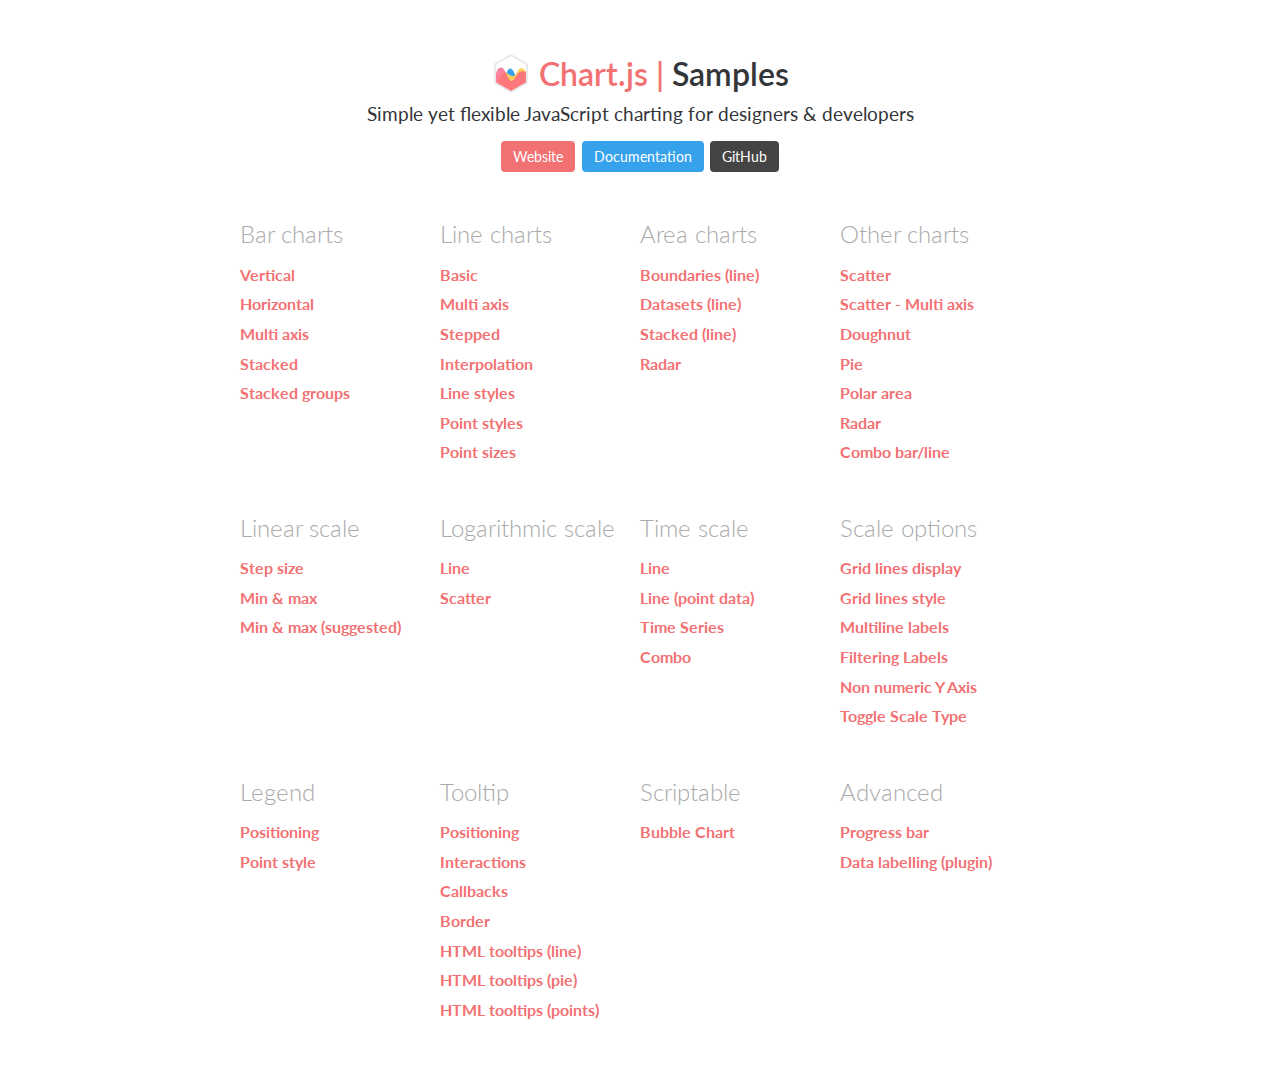
<file: assets/chart/samples/index.html>
<!DOCTYPE html>
<html lang="en-US">
<head>
	<meta charset="utf-8">
	<meta http-equiv="X-UA-Compatible" content="IE=Edge">
	<meta name="viewport" content="width=device-width, initial-scale=1">
	<link rel="stylesheet" type="text/css" href="style.css">
	<link rel="icon" href="favicon.ico">
	<script src="samples.js"></script>
	<script src="utils.js"></script>
	<title>Chart.js samples</title>
</head>
<body>
	<div class="content">
		<div class="header">
			<div class="chartjs-title">Samples</div>
			<div class="chartjs-caption">Simple yet flexible JavaScript charting for designers &amp; developers</div>
			<div class="chartjs-links">
				<a class="btn btn-chartjs" href="http://www.chartjs.org">Website</a>
				<a class="btn btn-docs" href="http://www.chartjs.org/docs">Documentation</a>
				<a class="btn btn-gh" href="https://github.com/chartjs/Chart.js">GitHub</a>
			</div>
		</div>

		<div id="categories" class="samples-categories"></div>
	</div>

	<script>
		function createCategory(item) {
			var el = document.createElement('div');
			el.className = 'samples-category';
			el.innerHTML =
				'<div class="title">' + item.title + '</div>' +
				'<div class="items"></div>';
			return el;
		}

		function createEntry(item) {
			var el = document.createElement('div');
			el.className = 'samples-entry';
			el.innerHTML = '<a class="title" href="' + item.path + '">' + item.title + '</a>';
			return el;
		}

		var categories = document.getElementById('categories');
		Samples.items.forEach(function(item) {
			var category = createCategory(item);
			var children = category.getElementsByClassName('items')[0];

			(item.items || []).forEach(function(item2) {
				children.appendChild(createEntry(item2));
			});

			categories.appendChild(category);
		});
	</script>
</body>
</html>
</file>
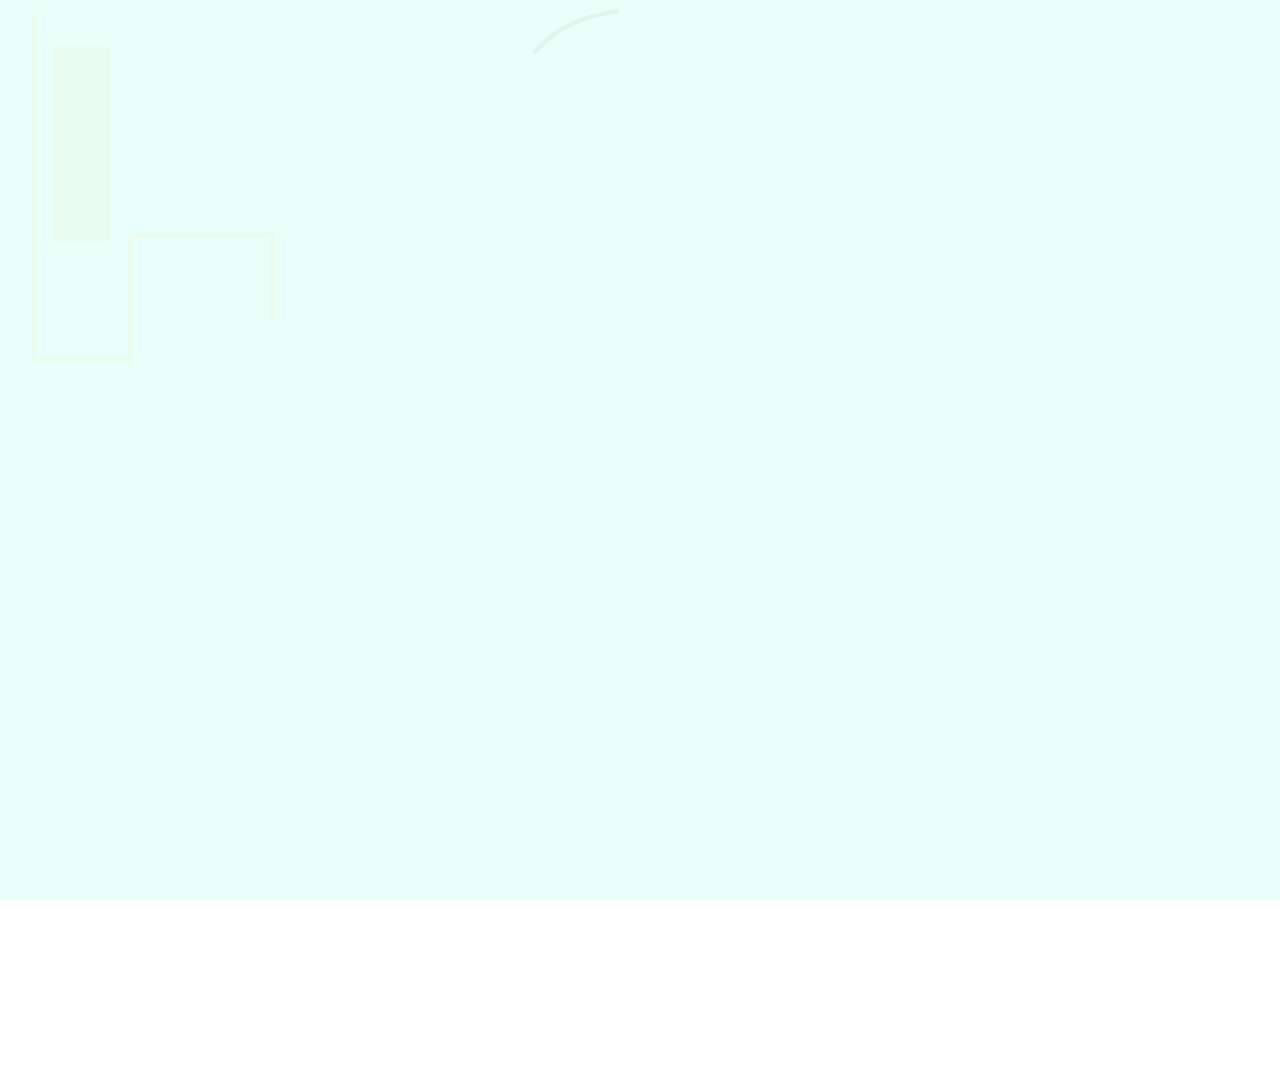
<file: logo.html>
<!DOCTYPE html>
<html lang="en">
<head>
	<meta charset="UTF-8">
	<title>Document</title>
	<link rel="stylesheet" href="https://stackpath.bootstrapcdn.com/bootstrap/4.1.3/css/bootstrap.min.css" integrity="sha384-MCw98/SFnGE8fJT3GXwEOngsV7Zt27NXFoaoApmYm81iuXoPkFOJwJ8ERdknLPMO" crossorigin="anonymous">
	<style type="text/css">
		html, body {
		    height: 100%;
		    min-height: 100%;
		    margin: 0;
		    padding: 0;
		    background-color: #fff;
		    /*background-image: url(assets/img/back.jpg);*/
    		background-size: cover;
		}
		#logo {
		    height: 100%;
		    min-height: 100%;
		    margin: 0;
		    padding: 15% 0;
		    background: #40404000;
		    position: absolute;
		    top: 0;
		    bottom: 0;
		    left: 0;
		    right: 0;
		}
		#login {
			height: 75%;
		    min-height: 75%;
		    padding: 100px 0;
		}
		#login div.container {
			height: 100%;
		    min-height: 100%;
		}
		#login div.container div.row div.col-md-8 {
		    margin: 0 auto;
		    padding: 20px;
		}
		#lineDrawing {
			margin: 0 auto;
		}
		path:nth-child(1){
			stroke: #FFE045;
		}
		path:nth-child(2){
			stroke: #FFE045;
		}
		path:nth-child(3){
			stroke: #4B7B44;
		}
		path:nth-child(4){
			stroke: #4B7B44;
		}
		path:nth-child(5){
			stroke: #FF513A;
		}
		path:nth-child(6){
			stroke: #FF513A;
		}
	</style>
</head>
<body id="bg">
	<div id="logo">
		<div id="lineDrawing" style="width: 100%;"> 
			<svg viewBox="0 0 280 100" style="width: 50%; overflow: visible;">
				<g fill="none" fill-rule="evenodd" stroke="currentColor" stroke-width="1" class="lines">
					<path stroke-width="2px" d="M15,7.984V158.991H56.712V104.46h62.564v54.531h41.71V7.984h-41.71v54.53H56.712V7.984H15Z" stroke-dasharray="382.4889221191406" stroke-dashoffset="382.4889221191406" stroke-dasharray="316.85528564453125" style="stroke-dashoffset: 316.401px;"></path>
					<path d="M36,22V145h0V83H141v62h0V22" stroke-dasharray="382.4889221191406" stroke-dashoffset="382.4889221191406" stroke-dasharray="316.85528564453125" style="stroke-dashoffset: 316.401px; stroke-width: 25px;"></path>
					<path stroke-width="2px" d="M233.515,24.771C237.066,21.145,249.055,6.214,280.364,6c37.291-.25,68.2,32.814,67.648,68.616-0.019,1.18,0,85.377,0,85.377h-42.15s0.017-78.5,0-85.377c-0.061-24.174-22.743-26.7-25.5-26.713-14.921-.1-25.494,14.969-25.622,26.346l0.091,0.211c-0.051,6.549.059,73.489,0.008,84.393,0.008,0.5.016,0.887,0.025,1.141h-42.7c0.009-.254.017-0.642,0.025-1.141-0.051-10.9.059-77.843,0.008-84.392l0.091-.211c-0.128-11.377-10.7-26.444-25.622-26.346-2.755.018-25.437,2.539-25.5,26.713-0.017,6.879,0,85.377,0,85.377h-42.15s0.019-84.2,0-85.377C118.464,38.819,149.374,5.755,186.665,6c31.309,0.21,43.133,15.376,46.684,19" stroke-dasharray="441.1739501953125" style="stroke-dashoffset: 441.174px;"></path>
					<path d="M140,152V62.874S147.578,24,187,24s46.5,38.874,46.5,38.874V152L233,62.874S243.171,24,281,24s47,38.874,47,38.874V152" stroke-dasharray="382.4889221191406" stroke-dashoffset="382.4889221191406" stroke-dasharray="316.85528564453125" style="stroke-dashoffset: 316.401px; stroke-width: 25px;"></path>
					<path stroke-width="2px" d="M381.954,9.016s-74.967,2.812-74.967,74.975,68.72,74.35,74.967,74.975,74.967-4.061,74.967-74.974c3.124-22.18,17.493-28.428,28.113-28.428s27.8,10.621,28.113,28.428-17.18,28.115-28.113,27.179v47.8C530.327,158.34,560,119.291,560,83.991S536.262,9.016,485.034,9.016,410.692,55.25,410.067,83.991s-28.113,29.053-28.113,29.053-28.425-.625-28.425-29.053,28.425-28.428,28.425-28.428V9.016Z" stroke-dasharray="406.8699035644531" style="stroke-dashoffset: 406.87px;"></path>
					<path d="M491.878,135.309C509.727,132.17,537,117.925,537,84c0-39.012-33.278-52-52.391-52S433.5,46.58,433.5,84s-34.106,52-51.627,52C368.733,136,330,125,330,84c0-36.291,28.471-49.076,45.782-51.535" stroke-dasharray="382.4889221191406" stroke-dashoffset="382.4889221191406" stroke-dasharray="316.85528564453125" style="stroke-dashoffset: 316.401px; stroke-width: 30px;"></path>
				</g>
			</svg> 
		</div>
	</div>
	<div id="login">
		<div class="container">
			<div class="row">
				<div class="col-md-8">
					
				</div>
			</div>
		</div>
	</div>

    <script src="assets/anime-master/anime.min.js"></script>
    <script src="main.js"></script>
</body>
</html>
</file>
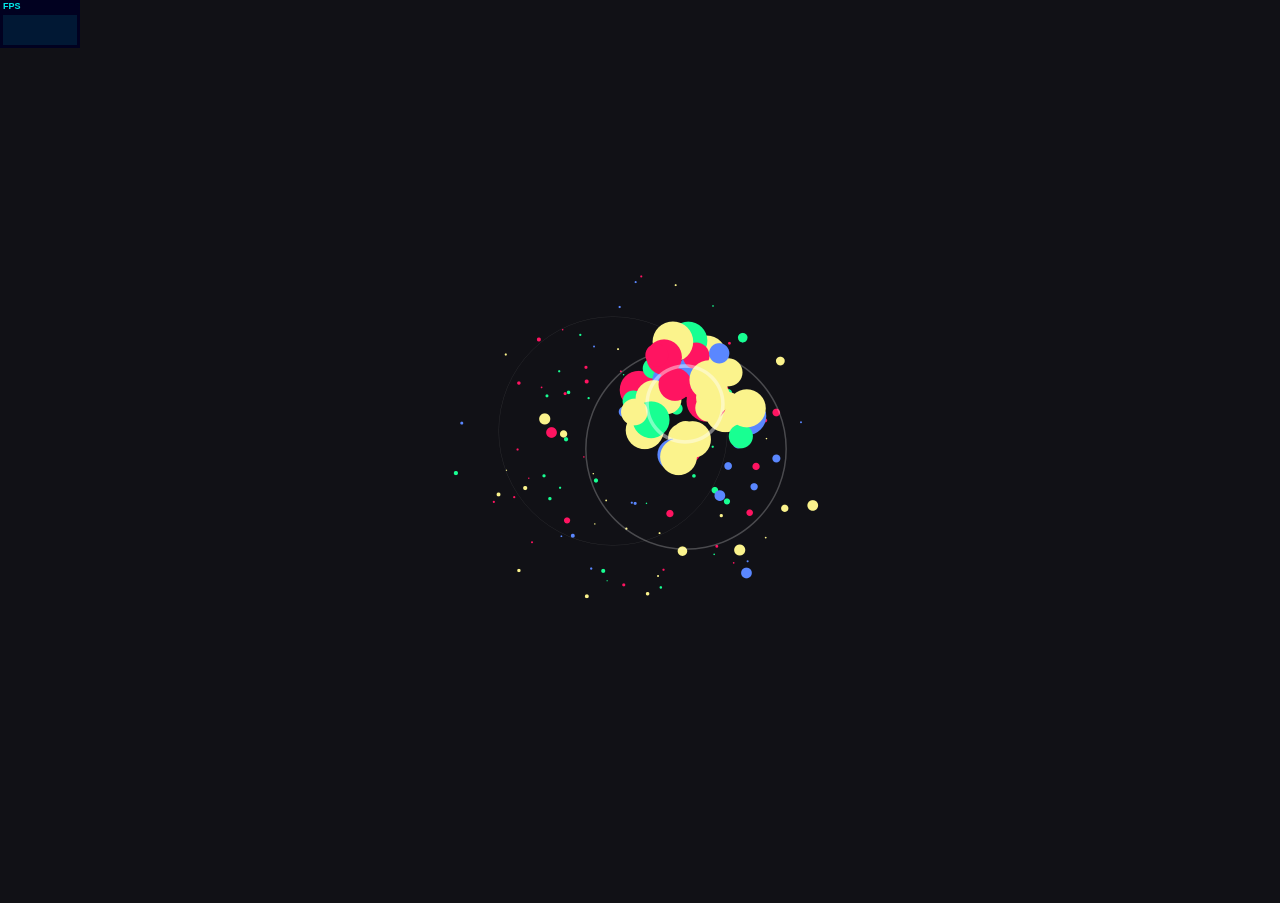
<file: assets/anime-master/documentation/examples/anime-canvas-fireworks.html>
<!DOCTYPE html>
<html>
<head>
  <title>Canvas fireworks | anime.js</title>
  <meta charset="utf-8">
  <meta name="viewport" content="width=device-width, initial-scale=1, maximum-scale=1">
  <meta property="og:title" content="anime.js">
  <meta property="og:url" content="http://animejs.com">
  <meta property="og:description" content="Javascript Animation Engine">
  <meta property="og:image" content="http://animejs.com/documentation/assets/img/icons/og.png">
  <meta name="twitter:card" content="summary">
  <meta name="twitter:title" content="anime.js">
  <meta name="twitter:site" content="@juliangarnier">
  <meta name="twitter:description" content="Javascript Animation Engine">
  <meta name="twitter:image" content="http://animejs.com/documentation/assets/img/icons/twitter.png">
  <link rel="apple-touch-icon-precomposed" href="../assets/img/icons/apple-touch-icon.png">
  <link rel="icon" type="image/png" href="../assets/img/icons/favicon.png">
  <link href="../assets/css/anime.css" rel="stylesheet">
  <script src="../../anime.js"></script>
</head>
<body>
  <canvas class="fireworks"></canvas>
  <script>
    (function(i,s,o,g,r,a,m){i['GoogleAnalyticsObject']=r;i[r]=i[r]||function(){
      (i[r].q=i[r].q||[]).push(arguments)},i[r].l=1*new Date();a=s.createElement(o),
      m=s.getElementsByTagName(o)[0];a.async=1;a.src=g;m.parentNode.insertBefore(a,m)
    })(window,document,'script','https://www.google-analytics.com/analytics.js','ga');
    ga('create', 'UA-79927007-1', 'auto');
    ga('send', 'pageview');
  </script>
  <script src="../assets/js/fireworks.js"></script>
  <script>
    window.human = false;
    var centerX = window.innerWidth / 2;
    var centerY = window.innerHeight / 2;

    function autoClick() {
      if (window.human) return;
      fireworks.animateParticules(
        anime.random(centerX-50, centerX+50), 
        anime.random(centerY-50, centerY+50)
      );
      anime({duration: 200}).finished.then(autoClick);
    }

    window.addEventListener('load', function() {
      fireworks.render.play();
      autoClick();
      fireworks.setCanvasSize();
    }, false);
  </script>
  <script src="../assets/js/stats.js"></script>
</body>
</html>
</file>
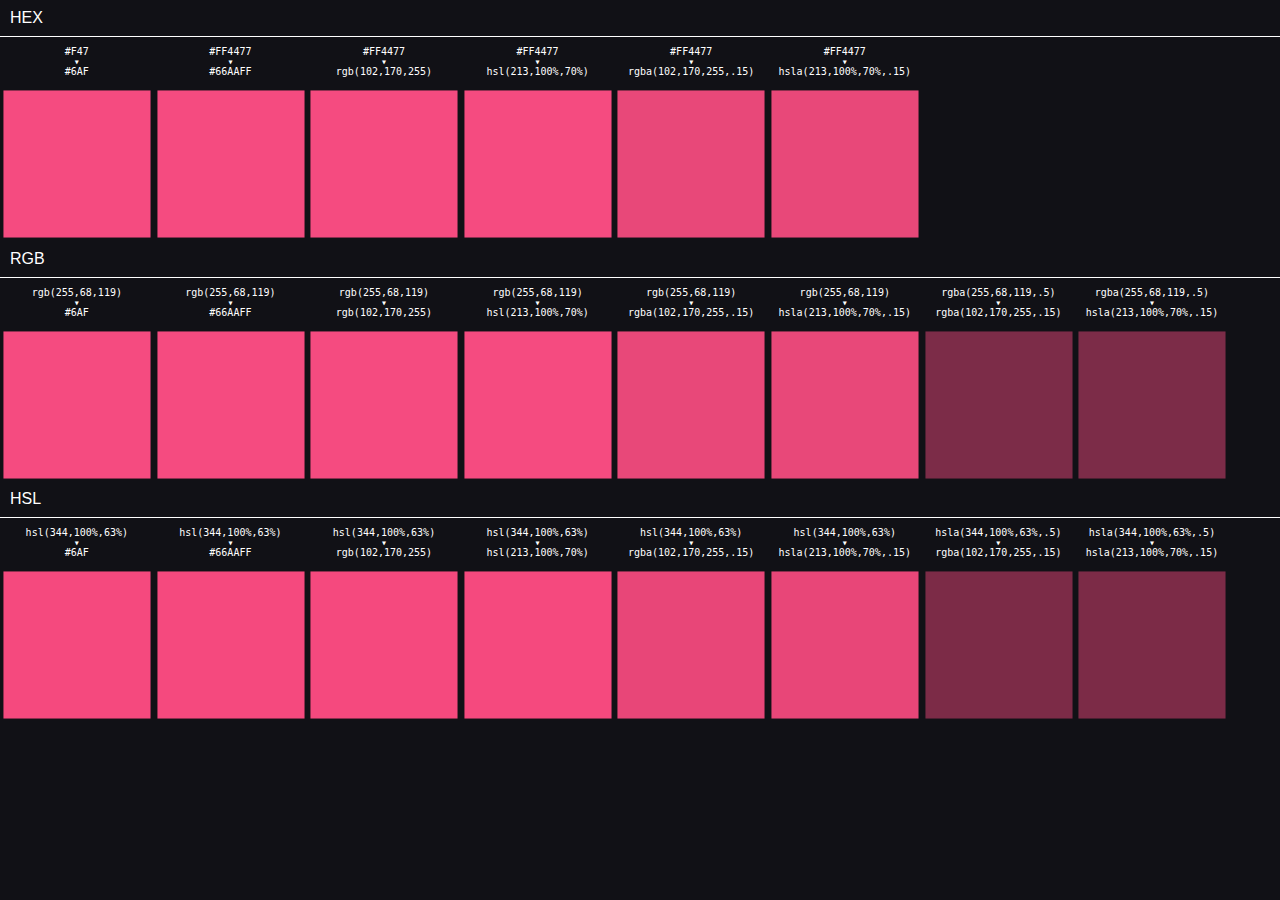
<file: assets/anime-master/documentation/examples/anime-colors-test.html>
<!DOCTYPE html>
<html>
<head>
  <title>Colors test | anime.js</title>
  <meta charset="utf-8">
  <meta name="viewport" content="width=device-width, initial-scale=1, maximum-scale=1">
  <meta property="og:title" content="anime.js">
  <meta property="og:url" content="http://animejs.com">
  <meta property="og:description" content="Javascript Animation Engine">
  <meta property="og:image" content="http://animejs.com/documentation/assets/img/icons/og.png">
  <meta name="twitter:card" content="summary">
  <meta name="twitter:title" content="anime.js">
  <meta name="twitter:site" content="@juliangarnier">
  <meta name="twitter:description" content="Javascript Animation Engine">
  <meta name="twitter:image" content="http://animejs.com/documentation/assets/img/icons/twitter.png">
  <link rel="apple-touch-icon-precomposed" href="../assets/img/icons/apple-touch-icon.png">
  <link rel="icon" type="image/png" href="../assets/img/icons/favicon.png">
  <link href="../assets/css/anime.css" rel="stylesheet">
  <script src="../../anime.js"></script>
  <!-- <script src="../assets/js/anime.2.0.2.js"></script> -->
  <!-- <script src="../assets/js/anime.1.3.js"></script> -->
  <style>
    body {
      width: 100%;
      height: 100vh;
    }
    .color-tests {
      display: flex;
      flex-wrap: wrap;
    }
    .section-title {
      display: block;
      width: 100%;
      margin-bottom: 10px;
      padding: 10px;
      border-bottom: 1px solid #FFF;
    }
    .color-test {
      flex-shrink: 2;
      text-align: center;
      font-size: 10px;
      line-height: 1em;
      font-family: monospace;
    }
    .color-el {
      display: flex;
      align-items: center;
      justify-content: center;
      position: relative;
      width: 12vw;
      height: 12vw;
      margin-top: 10px;
    }
  </style>
</head>
<body>
  <section class="color-section">
    <h1 class="section-title">HEX</h1>
    <div class="color-tests">
      <div class="color-test hex-to-hex-shorthand">#F47<br>▾<br>#6AF</div>
      <div class="color-test hex-to-hex">#FF4477<br>▾<br>#66AAFF</div>
      <div class="color-test hex-to-rgb">#FF4477<br>▾<br>rgb(102,170,255)</div>
      <div class="color-test hex-to-hsl">#FF4477<br>▾<br>hsl(213,100%,70%)</div>
      <div class="color-test hex-to-rgba">#FF4477<br>▾<br>rgba(102,170,255,.15)</div>
      <div class="color-test hex-to-hsla">#FF4477<br>▾<br>hsla(213,100%,70%,.15)</div>
    </div>
  </section>
  <section class="color-section">
    <h1 class="section-title">RGB</h1>
    <div class="color-tests">
      <div class="color-test rgb-to-hex-shorthand">rgb(255,68,119)<br>▾<br>#6AF</div>
      <div class="color-test rgb-to-hex">rgb(255,68,119)<br>▾<br>#66AAFF</div>
      <div class="color-test rgb-to-rgb">rgb(255,68,119)<br>▾<br>rgb(102,170,255)</div>
      <div class="color-test rgb-to-hsl">rgb(255,68,119)<br>▾<br>hsl(213,100%,70%)</div>
      <div class="color-test rgb-to-rgba">rgb(255,68,119)<br>▾<br>rgba(102,170,255,.15)</div>
      <div class="color-test rgb-to-hsla">rgb(255,68,119)<br>▾<br>hsla(213,100%,70%,.15)</div>
      <div class="color-test rgba-to-rgba">rgba(255,68,119,.5)<br>▾<br>rgba(102,170,255,.15)</div>
      <div class="color-test rgba-to-hsla">rgba(255,68,119,.5)<br>▾<br>hsla(213,100%,70%,.15)</div>
    </div>
  </section>
  <section class="color-section">
    <h1 class="section-title">HSL</h1>
    <div class="color-tests">
      <div class="color-test hsl-to-hex-shorthand">hsl(344,100%,63%)<br>▾<br>#6AF</div>
      <div class="color-test hsl-to-hex">hsl(344,100%,63%)<br>▾<br>#66AAFF</div>
      <div class="color-test hsl-to-rgb">hsl(344,100%,63%)<br>▾<br>rgb(102,170,255)</div>
      <div class="color-test hsl-to-hsl">hsl(344,100%,63%)<br>▾<br>hsl(213,100%,70%)</div>
      <div class="color-test hsl-to-rgba">hsl(344,100%,63%)<br>▾<br>rgba(102,170,255,.15)</div>
      <div class="color-test hsl-to-hsla">hsl(344,100%,63%)<br>▾<br>hsla(213,100%,70%,.15)</div>
      <div class="color-test hsla-to-rgba">hsla(344,100%,63%,.5)<br>▾<br>rgba(102,170,255,.15)</div>
      <div class="color-test hsla-to-hsla">hsla(344,100%,63%,.5)<br>▾<br>hsla(213,100%,70%,.15)</div>
    </div>
  </section>
  <script>

    var colorTestEls = document.querySelectorAll('.color-test');

    function createTest(el) {
      var testHtml = el.innerHTML;
      var testValues = testHtml.split('<br>▾<br>');
      var colorEl = document.createElement('div');
      colorEl.classList.add('color-el');
      el.appendChild(colorEl);
      anime({
        targets: colorEl,
        backgroundColor: [testValues[0], testValues[1]],
        scale: [.97, .75],
        direction: 'alternate',
        easing: 'easeInOutSine',
        duration: 4000,
        loop: true
      });
    }

    for (var i = 0; i < colorTestEls.length; i++) createTest(colorTestEls[i]);

  </script>
</body>
</html>
</file>
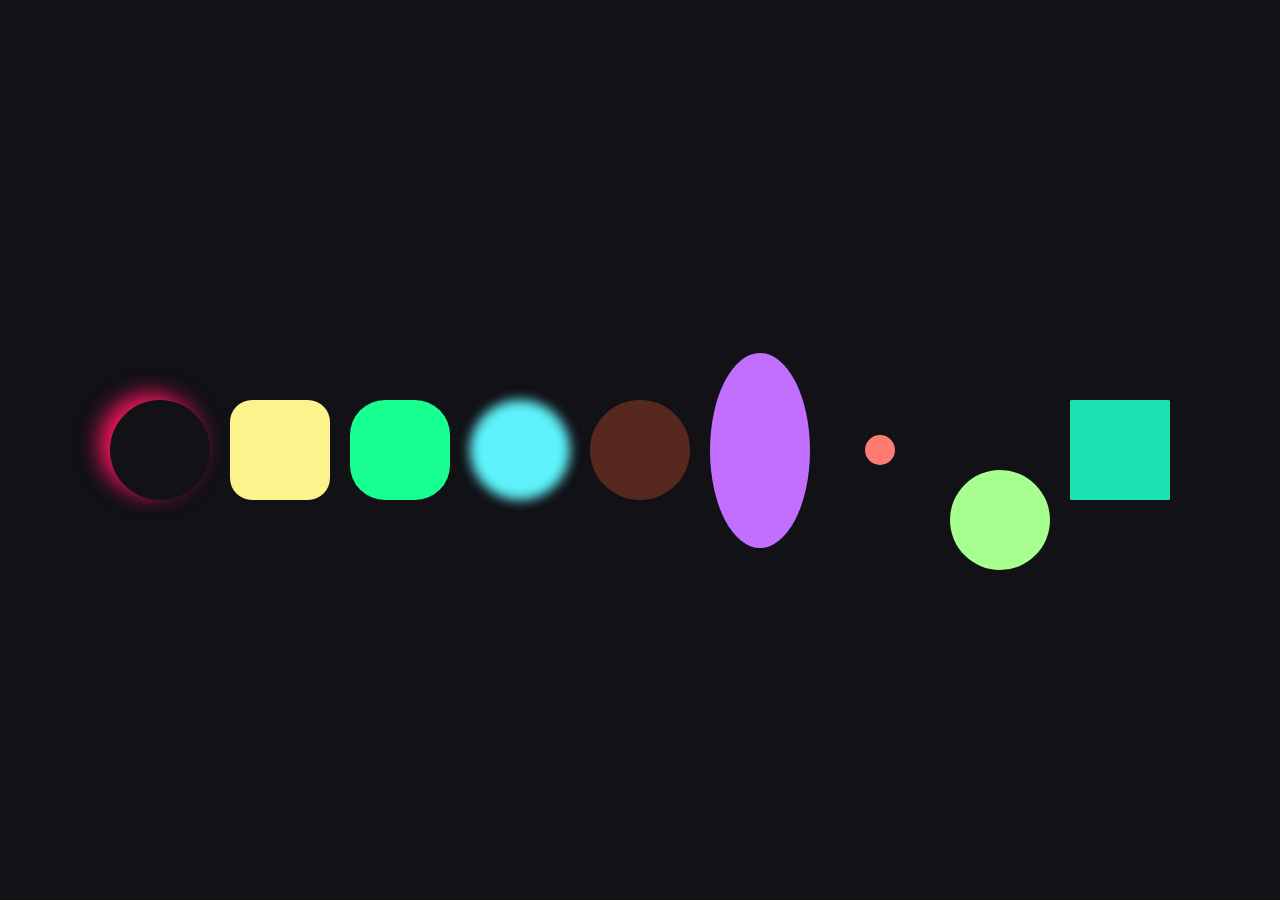
<file: assets/anime-master/documentation/examples/anime-complex-properties.html>
<!DOCTYPE html>
<html>
<head>
  <title>Complex properties | anime.js</title>
  <meta charset="utf-8">
  <meta name="viewport" content="width=device-width, initial-scale=1, maximum-scale=1">
  <meta property="og:title" content="anime.js">
  <meta property="og:url" content="http://animejs.com">
  <meta property="og:description" content="Javascript Animation Engine">
  <meta property="og:image" content="http://animejs.com/documentation/assets/img/icons/og.png">
  <meta name="twitter:card" content="summary">
  <meta name="twitter:title" content="anime.js">
  <meta name="twitter:site" content="@juliangarnier">
  <meta name="twitter:description" content="Javascript Animation Engine">
  <meta name="twitter:image" content="http://animejs.com/documentation/assets/img/icons/twitter.png">
  <link rel="apple-touch-icon-precomposed" href="../assets/img/icons/apple-touch-icon.png">
  <link rel="icon" type="image/png" href="../assets/img/icons/favicon.png">
  <link href="../assets/css/anime.css" rel="stylesheet">
  <script src="../../anime.js"></script>
  <!-- <script src="../assets/js/anime.1.3.js"></script> -->
  <!-- <script src="../assets/js/anime.2.0.1.js"></script> -->
  <style>
    body {
      display: flex;
      justify-content: center;
      align-items: center;
      min-height: 100vh;
    }
    .item {
      width: 100px;
      height: 100px;
      margin-top: 20px;
      border-radius: 50%;
      background-color: currentColor;
      margin: 10px;
    }
    .box-shadow {
      background-color: transparent;
    }
    .clip-path {
      border-radius: 0;
    }
  </style>
</head>
<body>
  <div class="box-shadow item color-01"></div>
  <div class="unit-less item color-03"></div>
  <div class="specified-unit item color-05"></div>
  <div class="filter item color-07"></div>
  <div class="rgba item color-09"></div>
  <div class="calc item color-11"></div>
  <div class="zero-value item color-02"></div>
  <div class="round-value item color-04"></div>
  <div class="clip-path item color-06"></div>
  <script>
    var boxShadow = anime({
      targets: '.box-shadow',
      boxShadow: [
        {value: ['10px -10px 10px 0 currentColor', '10px 10px 20px 0 currentColor']},
        {value: '-10px 10px 30px 0 currentColor'},
        {value: '-10px -10px 20px 0 currentColor'},
        {value: '10px -10px 10px 0 currentColor'}
      ],
      loop: true,
      easing: 'linear'
    });
    var unitLess = anime({
      targets: '.unit-less',
      borderRadius: 10,
      loop: true,
      direction: 'alternate',
      easing: 'linear'
    });
    var specifiedUnit = anime({
      targets: '.specified-unit',
      borderRadius: ['0px', '50px'],
      loop: true,
      direction: 'alternate',
      easing: 'linear'
    });
    var filter = anime({
      targets: '.filter',
      filter: ["blur(20px)", "blur(0px)"],
      loop: true,
      direction: 'alternate',
      easing: 'linear'
    });
    var rgba = anime({
      targets: '.rgba',
      backgroundColor: ['rgba(255,100,50,1)', 'rgba(255,100,50,.0)'],
      loop: true,
      direction: 'alternate',
      easing: 'linear'
    });
    var calc = anime({
      targets: '.calc',
      height: ['calc(25% - 100px)', 'calc(25% - 0px)'],
      loop: true,
      direction: 'alternate',
      easing: 'linear'
    });
    var zeroValue = anime({
      targets: '.zero-value',
      scale: 0,
      loop: true,
      direction: 'alternate',
      easing: 'linear'
    });
    var roundValue = anime({
      targets: '.round-value',
      translateY: 100,
      loop: true,
      round: 1,
      direction: 'alternate',
      easing: 'linear'
    });
    var clipPath = anime({
      targets: '.clip-path',
      clipPath: ['circle(0px at center)', 'circle(100px at center)'],
      loop: true,
      direction: 'alternate',
      easing: 'linear'
    });
    console.log(clipPath.animations[0]);
  </script>
</body>
</html>
</file>
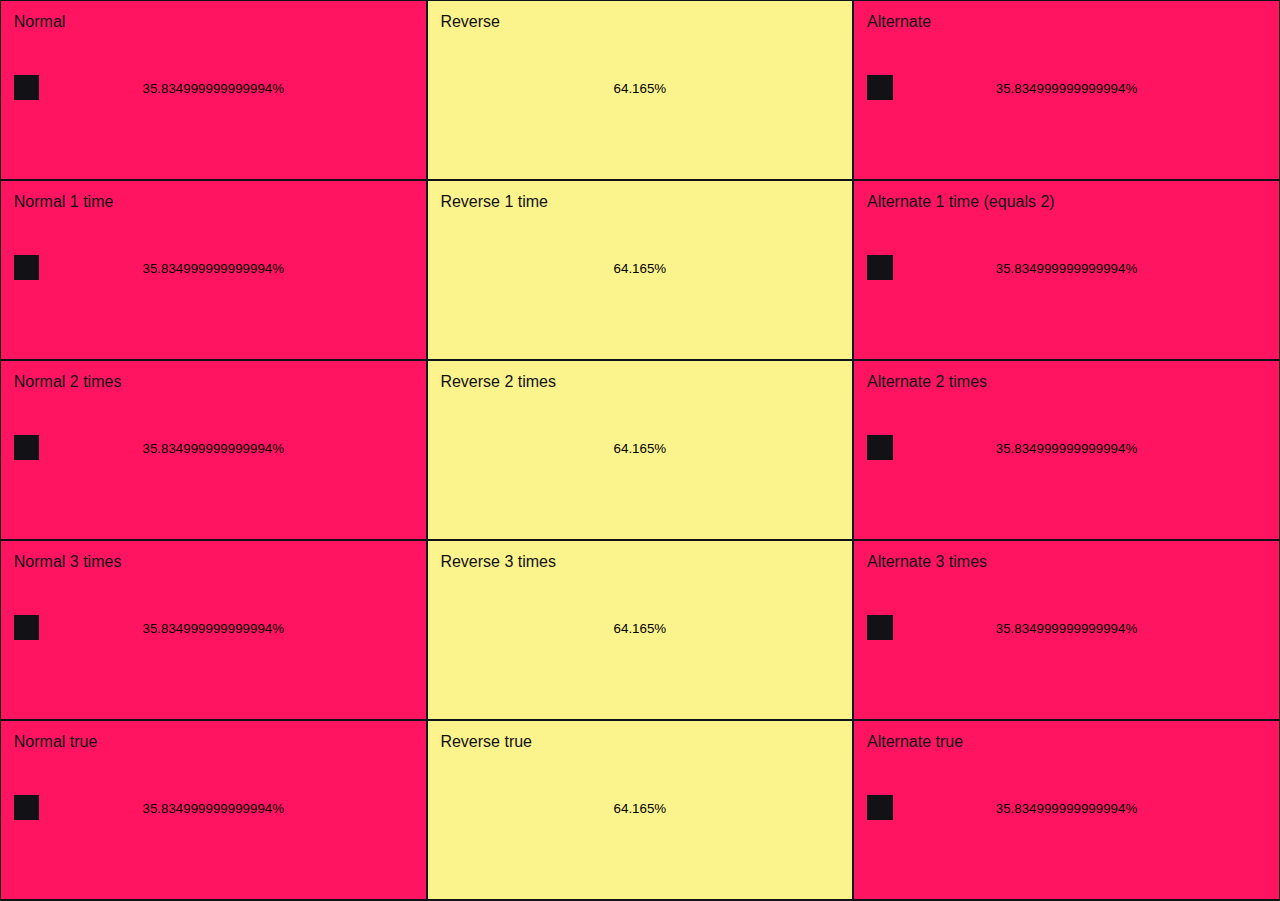
<file: assets/anime-master/documentation/examples/anime-directions-testing.html>
<!DOCTYPE html>
<html>
<head>
  <title>Diretions Testing | anime.js</title>
  <meta charset="utf-8">
  <meta name="viewport" content="width=device-width, initial-scale=1, maximum-scale=1">
  <meta property="og:title" content="anime.js">
  <meta property="og:url" content="http://animejs.com">
  <meta property="og:description" content="Javascript Animation Engine">
  <meta property="og:image" content="http://animejs.com/documentation/assets/img/icons/og.png">
  <meta name="twitter:card" content="summary">
  <meta name="twitter:title" content="anime.js">
  <meta name="twitter:site" content="@juliangarnier">
  <meta name="twitter:description" content="Javascript Animation Engine">
  <meta name="twitter:image" content="http://animejs.com/documentation/assets/img/icons/twitter.png">
  <link rel="apple-touch-icon-precomposed" href="../assets/img/icons/apple-touch-icon.png">
  <link rel="icon" type="image/png" href="../assets/img/icons/favicon.png">
  <link href="../assets/css/anime.css" rel="stylesheet">
  <script src="../../anime.js"></script>
  <style>
    body {
      display: flex;
      flex-wrap: wrap;
      align-items: center;
      justify-content: flex-start;
      height: auto;
    }
    article {
      padding: 1vw;
      position: relative;
      width: 33.33%;
      height: 20vh;
      background: currentColor;
      border: 1px solid #111116;
    }
    h2 {
      color: #111116;
    }
    .el {
      position: relative;
      top: 5vh;
      width: 2vw;
      height: 2vw;
      background: #111116;
    }
    .logs {
      display: flex;
      flex-direction: column;
      flex-wrap: wrap;
      align-items: center;
      justify-content: center;
      position: absolute;
      top: 1vh;
      left: 0;
      bottom: 0;
      height: 19vh;
      width: 100%;
    }
    input {
      text-align: center;
      background: none;
      border: none;
    }
  </style>
</head>
<body>
  <script>
    function createTest(title, numberOfTargets, params) {
      var testEl = document.createElement('article');
      var testZoneEl = document.createElement('div');
      var logsEl = document.createElement('div');
      var progressEl = document.createElement('input');
      var promiseEl = document.createElement('input');
      var h2El = document.createElement('h2');

      for (var i = 0; i < numberOfTargets; i++) {
        var el = document.createElement('div');
        el.classList.add('el');
        testZoneEl.appendChild(el);
      }

      h2El.innerHTML = title;
      testEl.appendChild(h2El);
      logsEl.classList.add('logs');
      logsEl.appendChild(progressEl);
      logsEl.appendChild(promiseEl);
      testEl.appendChild(logsEl);
      testEl.appendChild(testZoneEl);
      document.body.appendChild(testEl);

      params.targets = testZoneEl.querySelectorAll('div');
      params.translateX = '29vw';
      params.delay = 1000;
      params.begin = function() { testEl.classList.add('color-03') };
      params.update = function(a) { 
        testEl.classList.add('color-01');
        progressEl.value = a.progress + '%';
      };
      params.complete = function() { testEl.classList.add('color-05') };
      var animation = anime(params);
      animation.finished.then(function() {
        promiseEl.value = 'Promise resolved'
        console.log('Promise resolved');
      });
      testEl.onclick = function() {
        testEl.classList.add('color-01');
        testEl.classList.remove('color-03');
        testEl.classList.remove('color-05');
        animation.restart();
      }
    }

    createTest('Normal', 1, {});

    createTest('Reverse', 1, {
      direction: 'reverse'
    });

    createTest('Alternate', 1, {
      direction: 'alternate'
    });

    createTest('Normal 1 time', 1, {
      loop: 1
    });

    createTest('Reverse 1 time', 1, {
      direction: 'reverse',
      loop: 1
    });

    createTest('Alternate 1 time (equals 2)', 1, {
      direction: 'alternate',
      loop: 1
    });

    createTest('Normal 2 times', 1, {
      loop: 2
    });

    createTest('Reverse 2 times', 1, {
      direction: 'reverse',
      loop: 2
    });

    createTest('Alternate 2 times', 1, {
      direction: 'alternate',
      loop: 2
    });

    createTest('Normal 3 times', 1, {
      loop: 3
    });

    createTest('Reverse 3 times', 1, {
      direction: 'reverse',
      loop: 3
    });

    createTest('Alternate 3 times', 1, {
      direction: 'alternate',
      loop: 3
    });

    createTest('Normal true', 1, {
      loop: true
    });

    createTest('Reverse true', 1, {
      direction: 'reverse',
      loop: true
    });

    createTest('Alternate true', 1, {
      direction: 'alternate',
      loop: true
    });



  </script>
</body>
</html>
</file>
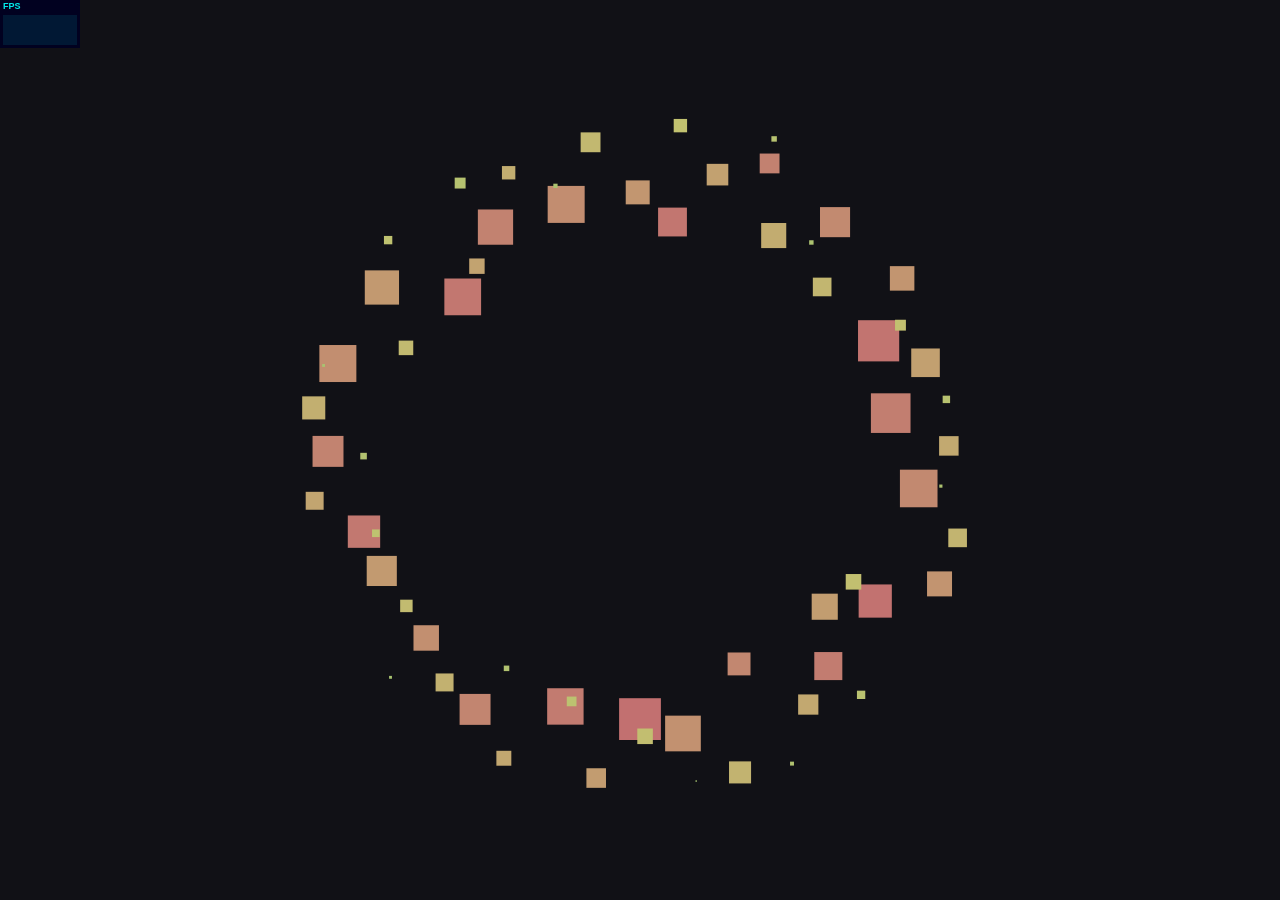
<file: assets/anime-master/documentation/examples/anime-DOM-stress-test-02.html>
<!DOCTYPE html>
<html>
<head>
  <title>DOM stress test | anime.js</title>
  <meta charset="utf-8">
  <meta name="viewport" content="width=device-width, initial-scale=1, maximum-scale=1">
  <meta property="og:title" content="anime.js">
  <meta property="og:url" content="http://animejs.com">
  <meta property="og:description" content="Javascript Animation Engine">
  <meta property="og:image" content="http://animejs.com/documentation/assets/img/icons/og.png">
  <meta name="twitter:card" content="summary">
  <meta name="twitter:title" content="anime.js">
  <meta name="twitter:site" content="@juliangarnier">
  <meta name="twitter:description" content="Javascript Animation Engine">
  <meta name="twitter:image" content="http://animejs.com/documentation/assets/img/icons/twitter.png">
  <link rel="apple-touch-icon-precomposed" href="../assets/img/icons/apple-touch-icon.png">
  <link rel="icon" type="image/png" href="../assets/img/icons/favicon.png" >
  <link href="../assets/css/anime.css" rel="stylesheet">
  <script src="../../anime.js"></script>
  <!-- <script src="../assets/js/anime.2.0.2.js"></script> -->
  <!-- <script src="../assets/js/anime.1.0.js"></script> -->
  <style>

    body {
      /*background-color: #000;*/
    }

    .el {
      position: absolute;
      top: 50%;
      left: 50%;
      width: 1em;
      height: 1em;
      margin: -.5em 0 0 -.5em;
      /*border: .05em solid currentColor;*/
      /*background-color: currentColor;*/
      font-size: 40px;
      /*border-radius: 50%;*/
      transform: scale(0);
    }

  </style>
</head>
<body></body>
<script>

    const wrapperEl = document.body;
    const numberOfEls = 280;
    const duration = 3000;
    const delay = duration / numberOfEls;
    const radius = window.innerWidth < window.innerHeight ? window.innerWidth : window.innerHeight;
    const distance = radius / 4 <= 150 ? 150 : radius / 3; 

    let tl = anime.timeline({
      duration: delay,
      complete: function() { tl.restart(); }
    });

    function createEl(i) {
      let el = document.createElement('div');
      const hue = Math.round(360 / numberOfEls * i);
      const angle = i;
      el.classList.add('el');
      el.style.backgroundColor = 'hsl(' + hue + ', 40%, 60%)';
      tl.add({
        begin: function() {
          var randomDistance = anime.random(distance - 50, distance + 50);
          anime({
            targets: el,
            // backgroundColor: ['#fff', '#000'],
            translateX: [0, Math.sin(angle) * randomDistance],
            translateY: [0,Math.cos(angle) * randomDistance],
            scale: [
              {value: [0, anime.random(5, 10) * .1], easing: 'easeOutBack'},
              {value: 0, easing: 'easeInBack'},
            ],
            easing: 'easeInOutSine',
            direction: 'reverse',
            duration: duration
          });
        }
      });
      wrapperEl.appendChild(el);
    };

    for (let i = 0; i < numberOfEls; i++) createEl(i);

  </script>
  <script src="../assets/js/stats.js"></script>
</html>
</file>
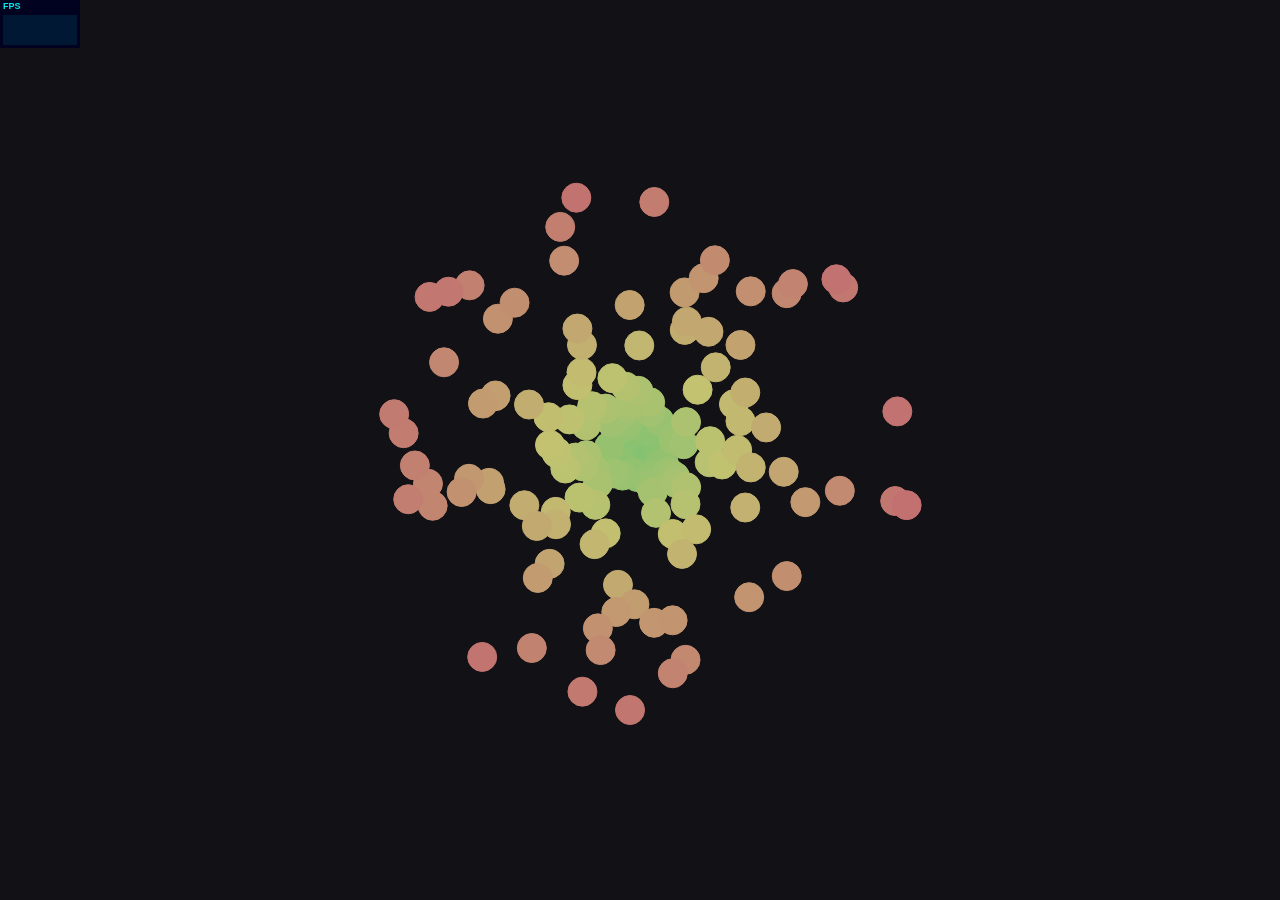
<file: assets/anime-master/documentation/examples/anime-DOM-stress-test.html>
<!DOCTYPE html>
<html>
<head>
  <title>DOM stress test | anime.js</title>
  <meta charset="utf-8">
  <meta name="viewport" content="width=device-width, initial-scale=1, maximum-scale=1">
  <meta property="og:title" content="anime.js">
  <meta property="og:url" content="http://animejs.com">
  <meta property="og:description" content="Javascript Animation Engine">
  <meta property="og:image" content="http://animejs.com/documentation/assets/img/icons/og.png">
  <meta name="twitter:card" content="summary">
  <meta name="twitter:title" content="anime.js">
  <meta name="twitter:site" content="@juliangarnier">
  <meta name="twitter:description" content="Javascript Animation Engine">
  <meta name="twitter:image" content="http://animejs.com/documentation/assets/img/icons/twitter.png">
  <link rel="apple-touch-icon-precomposed" href="../assets/img/icons/apple-touch-icon.png">
  <link rel="icon" type="image/png" href="../assets/img/icons/favicon.png" >
  <link href="../assets/css/anime.css" rel="stylesheet">
  <script src="../../anime.js"></script>
  <!-- <script src="../../anime-dev.js"></script> -->
  <!-- <script src="../assets/js/anime.2.0.2.js"></script> -->
  <!-- <script src="../assets/js/anime.1.0.js"></script> -->
  <style>

    body {
      overflow: hidden;
    }

    .el {
      position: absolute;
      top: 50%;
      left: 50%;
      width: 1em;
      height: 1em;
      margin: -.5em 0 0 -.5em;
      border: 1px solid currentColor;
      background-color: currentColor;
      font-size: 30px;
      border-radius: 50%;
      transform: scale(0);
    }

  </style>
</head>
<body></body>
<script>

    const wrapperEl = document.body;
    const numberOfEls = 500;
    const duration = 2000;
    const delay = duration / numberOfEls;
    const radius = window.innerWidth < window.innerHeight ? window.innerWidth : window.innerHeight;
    const distance = (radius / 4 <= 150 ? 150 : radius) + 100;

    let tl = anime.timeline({
      duration: delay,
      complete: function() { tl.restart(); }
    });

    function createEl(i) {
      let el = document.createElement('div');
      const hue = Math.round(360 / numberOfEls * i);
      // const angle = Math.round(360 / numberOfEls * i * 5);
      var angle = Math.random() * Math.PI * 2;
      el.classList.add('el');
      el.style.color = 'hsl(' + hue + ', 40%, 60%)';
      // el.style.transform = 'scale(0)';
      el.style.zIndex = numberOfEls - i;
      tl.add({
        begin: function() {
          anime({
            targets: el,
            translateX: ['0px', Math.sin(angle) * distance + 'px'],
            translateY: ['0px', Math.cos(angle) * distance + 'px'],
            // scale: [0, 32],
            // scale: [
            //   {value: [0, 1], duration: duration / 2, easing: 'easeOutBack'},
            //   {value: 0, duration: duration / 2, easing: 'easeInBack'}
            // ],
            easing: 'easeInOutSine',
            duration: duration
          });
        }
      });
      wrapperEl.appendChild(el);
    };

    for (let i = 0; i < numberOfEls; i++) createEl(i);

  </script>
  <script src="../assets/js/stats.js"></script>
</html>
</file>
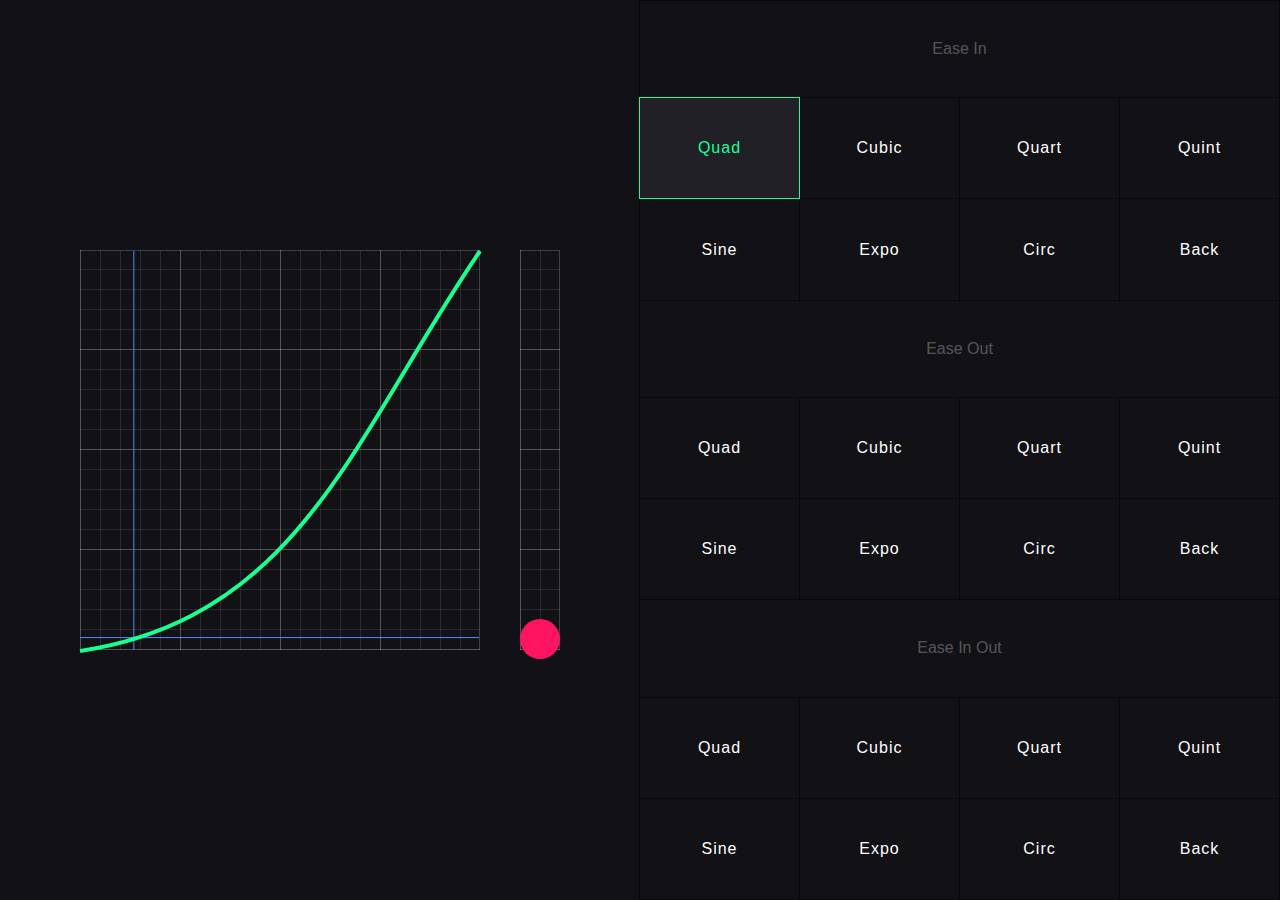
<file: assets/anime-master/documentation/examples/anime-ease-visualizer.html>
<!DOCTYPE html>
<html>
<head>
  <title>Ease visualizer | anime.js</title>
  <meta charset="utf-8">
  <meta name="viewport" content="width=device-width, initial-scale=1, maximum-scale=1">
  <meta property="og:title" content="anime.js">
  <meta property="og:url" content="http://animejs.com">
  <meta property="og:description" content="Javascript Animation Engine">
  <meta property="og:image" content="http://animejs.com/documentation/assets/img/icons/og.png">
  <meta name="twitter:card" content="summary">
  <meta name="twitter:title" content="anime.js">
  <meta name="twitter:site" content="@juliangarnier">
  <meta name="twitter:description" content="Javascript Animation Engine">
  <meta name="twitter:image" content="http://animejs.com/documentation/assets/img/icons/twitter.png">
  <link rel="apple-touch-icon-precomposed" href="../assets/img/icons/apple-touch-icon.png">
  <link rel="icon" type="image/png" href="../assets/img/icons/favicon.png">
  <link href="../assets/css/anime.css" rel="stylesheet">
  <script src="../../anime.js"></script>
  <style>
    .easings {
      display: flex;
      justify-content: space-between;
      align-items: center;
      flex-direction: column;
      position: absolute;
      width: 100%;
      height: 100%;
    }
    .output {
      display: flex;
      justify-content: center;
      align-items: center;
      position: relative;
      width: 100%;
      height: 400px;
    }
    .options {
      display: flex;
      flex-wrap: wrap;
      flex-direction: row;
      width: 100%;
      min-height: 300px;
      border-top: 1px solid #09090B;
    }
    .grid {
      border-top: 1px solid rgba(255,255,255,0.2);
      border-right: 1px solid rgba(255,255,255,0.2);
      background: linear-gradient(0deg, rgba(255,255,255,0.2) 1px, rgba(0,0,0,0) 1px),
                  linear-gradient(90deg, rgba(255,255,255,0.2) 1px, rgba(0,0,0,0) 1px),
                  linear-gradient(0deg, rgba(255,255,255,0.1) 1px, rgba(0,0,0,0) 1px),
                  linear-gradient(90deg, rgba(255,255,255,0.1) 1px, rgba(0,0,0,0) 1px);
      background-position: 0px -1px;
      background-size: 100px 100px, 100px 100px, 20px 20px, 20px 20px;
    }
    .visualizer-wrapper {
      position: relative;
      width: 200px;
      height: 200px;
    }
    .visualizer {
      position: relative;
      width: 100px;
      height: 100px;
      transform: scale(2);
      transform-origin: 0 0;
    }
    .value {
      width: 20px;
      height: 200px;
      margin-left: 20px;
    }
    @media screen and (min-width: 980px) {
      .easings {
        flex-direction: row;
      }
      .output {
        width: 50%;
        height: 100%;
      }
      .options {
        width: 50%;
        height: 100%;
      }
      .visualizer-wrapper {
        width: 400px;
        height: 400px;
      }
      .visualizer {
        transform: scale(4);
      }
      .value {
        width: 40px;
        height: 400px;
        margin-left: 40px;
      }
    }
    .axis {
      opacity: 0;
      position: absolute;
      background: #5A87FF;
    }
    .axis.x {
      width: 1px;
      height: 100%;
      transform-origin: 0 0;
    }
    .axis.y {
      bottom: 0;
      width: 100%;
      height: 1px;
      transform-origin: 100% 0;
    }
    .ball {
      position: absolute;
      z-index: 2;
      top: 0;
      left: 100%;
      width: 10px;
      height: 10px;
      margin: -5px 0 0 10px;
      background: #FF1461;
      border-radius: 50%;
    }
    svg {
      overflow: visible;
      position: relative;
      z-index: 1;
      width: 100%;
      height: 100%;
    }
    path {
      fill: none;
      stroke: #18FF92;
    }
    button {
      opacity: 1;
      position: relative;
      color: currentColor;
      font-size: 16px;
      width: calc(25% + 1px);
      border: 1px solid #09090B;
      background: transparent;
      margin: -1px 0 0 -1px;
      letter-spacing: 1px;
    }
    label {
      display: flex;
      align-items: center;
      justify-content: center;
      width: calc(100% + 1px);
      margin: -1px 0 0 -1px;
      border-top: 0px;
      border-left: 1px solid #09090B;
      border-right: 1px solid #09090B;
      color: rgba(255,255,255,.3);
    }
    button.active {
      color: #18FF92;
      z-index: 1;
      opacity: 1;
      border: 1px solid currentColor;
      background: #222027;
    }
    button:focus {
      outline: none;
    }
    button:hover {
      background: #222027;
    }
  </style>
</head>
<body>
  <div class="easings">
    <div class="output">
      <div class="visualizer-wrapper grid">
        <div class="axis x"></div>
        <div class="axis y"></div>
        <div class="visualizer">
          <div class="ball" style="transform: translateY(100px) scale(0)"></div>
          <svg viewBox="0 0 100 100">
            <path class="curve"/>
          </svg>
        </div>
      </div>
      <div class="value grid"></div>
    </div>
    <div class="options">
      <label>Ease In</label>
      <button class="active" value="0.550, 0.085, 0.680, 0.530" name="easeInQuad" >Quad</button>
      <button value="0.550, 0.055, 0.675, 0.190" name="easeInCubic" >Cubic</button>
      <button value="0.895, 0.030, 0.685, 0.220" name="easeInQuart" >Quart</button>
      <button value="0.755, 0.050, 0.855, 0.060" name="easeInQuint" >Quint</button>
      <button value="0.470, 0.000, 0.745, 0.715" name="easeInSine" >Sine</button>
      <button value="0.950, 0.050, 0.795, 0.035" name="easeInExpo" >Expo</button>
      <button value="0.600, 0.040, 0.980, 0.335" name="easeInCirc" >Circ</button>
      <button value="0.600, -0.280, 0.735, 0.045" name="easeInBack" >Back</button>
      <label>Ease Out</label>
      <button value="0.250, 0.460, 0.450, 0.940" name="easeOutQuad" >Quad</button>
      <button value="0.215, 0.610, 0.355, 1.000" name="easeOutCubic" >Cubic</button>
      <button value="0.165, 0.840, 0.440, 1.000" name="easeOutQuart" >Quart</button>
      <button value="0.230, 1.000, 0.320, 1.000" name="easeOutQuint" >Quint</button>
      <button value="0.390, 0.575, 0.565, 1.000" name="easeOutSine" >Sine</button>
      <button value="0.190, 1.000, 0.220, 1.000" name="easeOutExpo" >Expo</button>
      <button value="0.075, 0.820, 0.165, 1.000" name="easeOutCirc" >Circ</button>
      <button value="0.175, 0.885, 0.320, 1.275" name="easeOutBack" >Back</button>
      <label>Ease In Out</label>
      <button value="0.455, 0.030, 0.515, 0.955" name="easeInOutQuad" >Quad</button>
      <button value="0.645, 0.045, 0.355, 1.000" name="easeInOutCubic" >Cubic</button>
      <button value="0.770, 0.000, 0.175, 1.000" name="easeInOutQuart" >Quart</button>
      <button value="0.860, 0.000, 0.070, 1.000" name="easeInOutQuint" >Quint</button>
      <button value="0.445, 0.050, 0.550, 0.950" name="easeInOutSine" >Sine</button>
      <button value="1.000, 0.000, 0.000, 1.000" name="easeInOutExpo" >Expo</button>
      <button value="0.785, 0.135, 0.150, 0.860" name="easeInOutCirc" >Circ</button>
      <button value="0.680, -0.550, 0.265, 1.550" name="easeInOutBack" >Back</button>
    </div>
  </div>
  <script>

  var pathEl = document.querySelector('.curve');
  var presetsEls = document.querySelectorAll('.options button');
  var ratio = window.innerWidth >= 980 ? 2 : 1;

  var timeline = anime.timeline({
    loop: true
  });

  function animateProgress(easingName) {

    timeline.pause();

    timeline = anime.timeline({
      loop: true
    });

    timeline.add([
      {
        targets: '.axis.x',
        opacity: [
          { value: [0, 1], delay: 0, duration: 500 },
          { value: 0, delay: 1500, duration: 500 }
        ],
        translateX: { value: [0, (200 * ratio)], delay: 500, duration: 1500 },
        easing: 'linear',
        offset: 0
      }, {
        targets: '.axis.y',
        opacity: [
          { value: [0, 1], delay: 0, duration: 500 },
          { value: 0, delay: 1500, duration: 500 }
        ],
        translateY: { value: [0, -(200 * ratio)], delay: 500, duration: 1500, easing: easingName },
        easing: 'linear',
        offset: 0
      }, {
        targets: '.ball',
        translateY: { value: [100, 0], delay: 500, duration: 1500, easing: easingName },
        scale: [
          { value: [0, 1], delay: 0, duration: 500, easing: 'easeOutBack' },
          { value: 0, delay: 1500, duration: 500, easing: 'easeInBack' }
        ],
        offset: 0
      }
    ]);

  }

  function convertCoordinates(coords) {
    var x1 = coords[0] * 100;
    var y1 = 100 - (coords[1] * 100);
    var x2 = coords[2] * 100;
    var y2 = 100 - (coords[3] * 100);
    return 'M0 100C' + x1 + ' ' + y1 + ' ' + x2 + ' ' + y2 + ' 100 0';
  }

  function getCoordinates(value) {
    return convertCoordinates(value.split(','));
  }

  function changeEase(event) {
    for (var i = 0; i < presetsEls.length; i++) {
      presetsEls[i].classList.remove('active');
    }
    var buttonEl = event.target;
    var value = buttonEl.value;
    var name = buttonEl.name;
    buttonEl.classList.add('active');
    var coordinates = getCoordinates(value);
    animateProgress(name);
    anime.remove(pathEl);
    anime({
      targets: pathEl,
      d: coordinates
    });
  }

  for (var i = 0; i < presetsEls.length; i++) {
    presetsEls[i].onclick = changeEase;
  }

  presetsEls[0].click();

  pathEl.setAttribute('d', getCoordinates(presetsEls[0].value));

  </script>
</body>
</html>
</file>
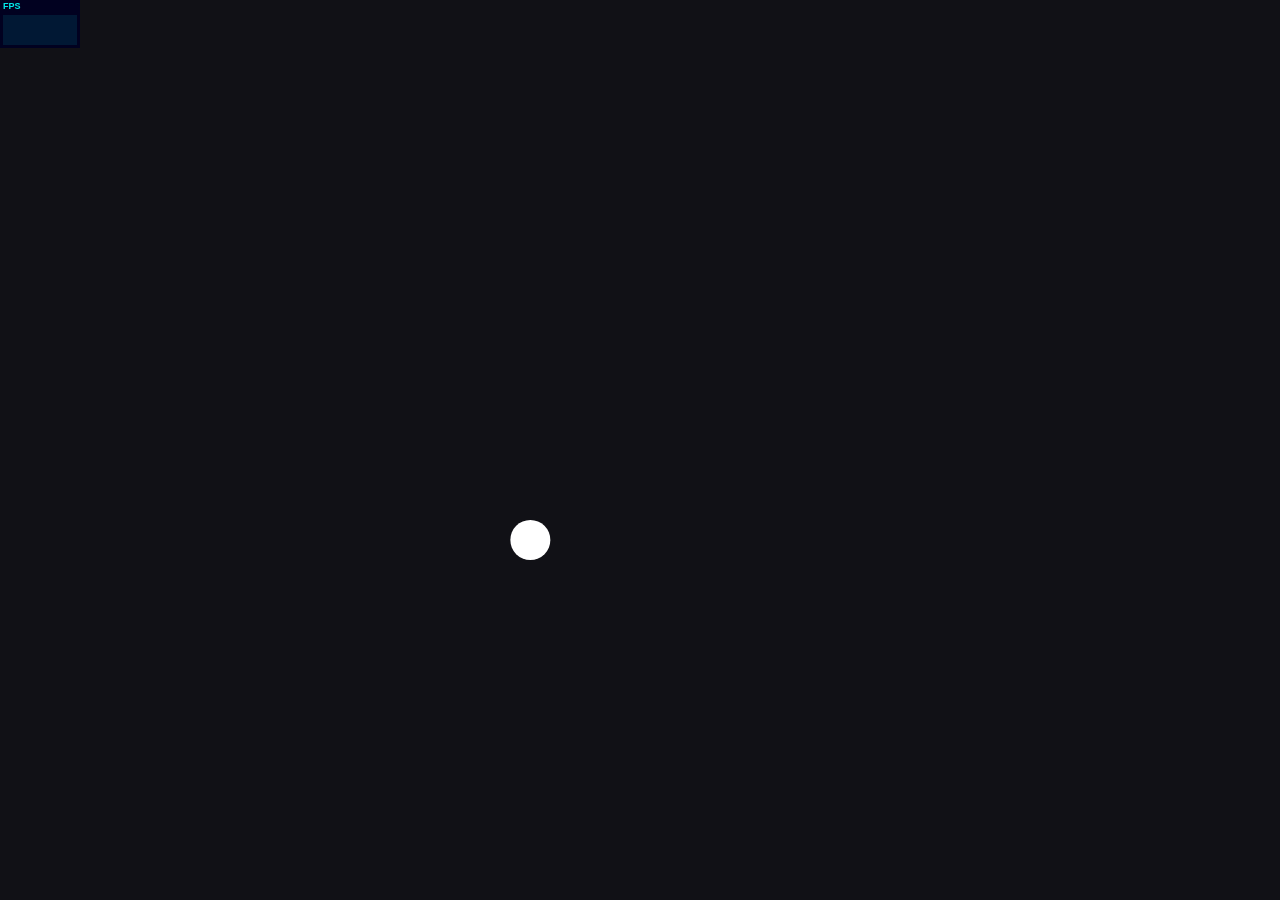
<file: assets/anime-master/documentation/examples/anime-logo-animation.html>
<!DOCTYPE html>
<html>
<head>
  <title>Anime logo animation | anime.js</title>
  <meta charset="utf-8">
  <meta name="viewport" content="width=device-width, initial-scale=1, maximum-scale=1">
  <meta property="og:title" content="anime.js">
  <meta property="og:url" content="http://animejs.com">
  <meta property="og:description" content="Javascript Animation Engine">
  <meta property="og:image" content="http://animejs.com/documentation/assets/img/icons/og.png">
  <meta name="twitter:card" content="summary">
  <meta name="twitter:title" content="anime.js">
  <meta name="twitter:site" content="@juliangarnier">
  <meta name="twitter:description" content="Javascript Animation Engine">
  <meta name="twitter:image" content="http://animejs.com/documentation/assets/img/icons/twitter.png">
  <link rel="apple-touch-icon-precomposed" href="../assets/img/icons/apple-touch-icon.png">
  <link rel="icon" type="image/png" href="../assets/img/icons/favicon.png">
  <link href="../assets/css/anime.css" rel="stylesheet">
  <script src="../../anime.js"></script>
  <style>
    body {
      opacity: 0;
      display: flex;
      flex-direction: column;
      justify-content: center;
    }
    body.ready {
      opacity: 1;
    }
    .logo-animation {
      display: flex;
      align-items: center;
      justify-content: center;
      width: 100%;
      margin-top: -40px;
    }
    .letters {
      position: relative;
      display: flex;
      width: 682px;
      height: 162px;
    }
    .letter {
      position: relative;
      width: 162px;
      height: 162px;
    }
    .letter:not(:first-child) {
      margin-left: -42px;
    }
    .letter-i {
      z-index: 1;
      width: 82px;
      transform-origin: 100% 50%;
    }
    .dot {
      position: absolute;
      width: 42px;
      height: 42px;
      transform: scale(0);
    }
    .dot-i {
      top: 0;
      left: 240px;
    }
    .dot-e {
      bottom: 0;
      right: 0;
    }
    .logo-icon {
      display: flex;
      position: absolute;
      left: 230px;
      top: -10px;
      width: 222px;
      height: 62px;
    }
    .icon {
      width: 62px;
      height: 62px;
      opacity: 0;
    }
    .icon-text {
      position: absolute;
      top: 60px;
      left: 60px;
      width: 160px;
      height: 62px;
    }
    .icon-text path,
    .icon-text polygon {
      opacity: 0;
    }
  </style>
</head>
<body>
  <div class="logo-animation">
    <div class="letters">
      <div class="letter letter-a">
        <svg viewBox="0 0 162 162">
          <g fill="none" fill-rule="evenodd" stroke="#5E89FB">
            <path class="fill in" stroke-width="40" d="M101 141H81a60 60 0 1 1 0-120c33.14 0 59 26.86 60 60v80"/>
            <path class="fill out" stroke-width="40" d="M141 161V81c-1-33.14-26.86-60-60-60a60 60 0 1 0 0 120h20"/>
            <path class="line out" stroke-width="2" d="M121 161V81.33C120.18 58.59 102.7 41 81 41a40 40 0 1 0 0 80h20v40H81A80 80 0 1 1 81 1c43.8 0 78.66 35.27 80 79.7V161h-40z"/>
          </g>
        </svg>
      </div>
      <div class="letter letter-n">
        <svg viewBox="0 0 162 162">
          <g fill="none" fill-rule="evenodd" stroke="#FB155A">
            <path class="fill in" stroke-width="40" d="M21 161V1"/>
            <path class="fill out" stroke-width="40" d="M21 1v160"/>
            <path class="fill in" stroke-width="40" d="M21 161V81c1-33.14 26.86-60 60-60a60 60 0 0 1 60 60v80"/>
            <path class="fill out" stroke-width="40" d="M141 161V81a60 60 0 0 0-60-60c-33.14 0-59 26.86-60 60v80"/>
            <path class="line out" stroke-width="2" d="M41 161V1H1v160h40z"/>
            <path class="line out" stroke-width="2" d="M1 161V80.4C2.35 36.27 37.2 1 81 1a80 80 0 0 1 80 80v80h-40V81a40 40 0 0 0-40-40c-21.7 0-39.18 17.59-40 40.33V161H1z"/>
          </g>
        </svg>
      </div>
      <div class="letter letter-i">
        <svg viewBox="0 0 82 162">
          <g fill="none" fill-rule="evenodd" stroke="#18FF92">
            <path class="fill in" stroke-width="40" d="M21 61v20a60 60 0 0 0 60 60"/>
            <path class="fill out" stroke-width="40" d="M81 141a60 60 0 0 1-60-60V61"/>
            <path class="line out" stroke-width="2" d="M81 121a40 40 0 0 1-40-40V61H1v20a80 80 0 0 0 80 80v-40z"/>
          </g>
        </svg>
      </div>
      <div class="letter letter-m-1">
        <svg viewBox="0 0 162 162">
          <g fill="none" fill-rule="evenodd" stroke="#5E89FB">
            <path class="fill in" stroke-width="40" d="M21 161V1"/>
            <path class="fill out" stroke-width="40" d="M21 1v160"/>
            <path class="fill in" stroke-width="40" d="M21 161V81c1-33.14 26.86-60 60-60a60 60 0 0 1 60 60v80"/>
            <path class="fill out" stroke-width="40" d="M141 161V81a60 60 0 0 0-60-60c-33.14 0-59 26.86-60 60v80"/>
            <path class="line out" stroke-width="2" d="M41 161V1H1v160h40z"/>
            <path class="line out" stroke-width="2" d="M1 161V80.4C2.35 36.27 37.2 1 81 1a80 80 0 0 1 80 80v80h-40V81a40 40 0 0 0-40-40c-21.7 0-39.18 17.59-40 40.33V161H1z"/>
          </g>
        </svg>
      </div>
      <div class="letter letter-m-2">
        <svg viewBox="0 0 162 162">
          <g fill="none" fill-rule="evenodd" stroke="#FB155A">
            <path class="fill in" stroke-width="40" d="M21 161V81c1-33.14 26.86-60 60-60a60 60 0 0 1 60 60v80"/>
            <path class="fill out" stroke-width="40" d="M141 161V81a60 60 0 0 0-60-60c-33.14 0-59 26.86-60 60v80"/>
            <path class="line out" stroke-width="2" d="M1 161V80.4C2.35 36.27 37.2 1 81 1a80 80 0 0 1 80 80v80h-40V81a40 40 0 0 0-40-40c-21.7 0-39.18 17.59-40 40.33V161H1z"/>
          </g>
        </svg>
      </div>
      <div class="letter letter-e">
        <svg viewBox="0 0 162 162">
          <g fill="none" fill-rule="evenodd" stroke="#18FF92">
            <path class="fill in" stroke-width="40" d="M81 101h60V81c-1-33.14-26.86-60-60-60a60 60 0 1 0 0 120"/>
            <path class="fill out" stroke-width="40" d="M81 141a60 60 0 1 1 0-120c33.14 0 59 26.86 60 60v20H81"/>
            <path class="line out" stroke-width="2" d="M81 81v40h80V80.7C159.66 36.27 124.8 1 81 1a80 80 0 1 0 0 160v-40a40 40 0 1 1 0-80c21.6 0 39.01 17.42 39.99 40H81z"/>
          </g>
        </svg>
      </div>
      <div class="logo-icon">
        <div class="icon">
          <svg viewBox="0 0 62 62">
            <g fill="none" fill-rule="evenodd" stroke-width="2" transform="translate(1 1)">
              <path class="icon-curve" stroke="#FF1554" d="M0 16a80.88 80.88 0 0 1 44 44"/>
              <path class="icon-line" stroke="#5E89FB" d="M4 0h54a2 2 0 0 1 2 2.01V58A2 2 0 0 1 58 60H2a2 2 0 0 1-2-2.01V2A2 2 0 0 1 2 0h2z"/>
              <rect width="40" height="40" x="10" y="10" stroke="#18FF92" rx="20"/>
            </g>
          </svg>
        </div>
        <div class="icon-text">
          <svg viewBox="0 0 160 62">
            <g fill="#FBF3FB" fill-rule="evenodd">
              <path d="M27.33 18h1.73l10.15 25.7h-1.69l-3.24-8.24H21.97l-3.28 8.24H17L27.33 18zm6.45 16.1l-5.51-14.55h-.07l-5.73 14.54h11.3z"/>
              <polygon points="51.334 18 53.314 18 69.55 41.58 69.622 41.58 69.622 18 71.206 18 71.206 43.704 69.334 43.704 52.99 19.944 52.918 19.944 52.918 43.704 51.334 43.704"/>
              <polygon points="86.027 18 87.611 18 87.611 43.704 86.027 43.704"/>
              <polygon points="102.433 18 104.701 18 114.745 41.94 114.817 41.94 124.753 18 127.021 18 127.021 43.704 125.437 43.704 125.437 19.944 125.365 19.944 115.573 43.704 113.989 43.704 104.089 19.944 104.017 19.944 104.017 43.704 102.433 43.704"/>
              <polygon points="141.843 18 159.123 18 159.123 19.368 143.427 19.368 143.427 29.664 158.187 29.664 158.187 31.032 143.427 31.032 143.427 42.336 159.303 42.336 159.303 43.704 141.843 43.704"/>
            </g>
          </svg>
        </div>
      </div>
      <div class="dot dot-i">
        <svg viewBox="0 0 42 42">
          <g fill="none" fill-rule="evenodd">
            <rect width="40" height="40" x="1" y="1" fill="#17F28C" rx="20"/>
          </g>
        </svg>
      </div>
      <div class="dot dot-e">
        <svg viewBox="0 0 42 42">
          <g fill="none" fill-rule="evenodd">
            <rect width="40" height="40" x="1" y="1" fill="#FFFFFF" rx="20"/>
          </g>
        </svg>
      </div>
    </div>
  </div>
  <script>

    var logoAnimation = (function() {

      var logoEl = document.querySelector('.logo-animation');
      var pathEls = document.querySelectorAll('.logo-animation path:not(.icon-curve)');
      var innerWidth = window.innerWidth;
      var maxWidth = 740;
      var logoScale = innerWidth <= maxWidth ? innerWidth / maxWidth : 1;
      var logoTimeline = anime.timeline({ autoplay: false, direction: 'alternate', loop: true });

      logoEl.style.transform = 'translateY(50px) scale('+logoScale+')';

      for (var i = 0; i < pathEls.length; i++) {
        var el = pathEls[i];
        el.setAttribute('stroke-dashoffset', anime.setDashoffset(el));
      }

      logoTimeline
        .add({
          targets: '.dot-e',
          translateX: [
            { value: -600, duration: 520, delay: 200, easing: 'easeInQuart' },
            { value: [-100, 0], duration: 500, delay: 1000, easing: 'easeOutQuart' }
          ],
          scale: [
            { value: [0, 1], duration: 200, easing: 'easeOutBack' },
            { value: 0, duration: 20, delay: 500, easing: 'easeInQuart' },
            { value: 1, duration: 200, delay: 1000, easing: 'easeOutQuart' },
            { value: 0, duration: 400, delay: 500, easing: 'easeInBack' }
          ],
          offset: 0
        })
        .add({
          targets: '.dot-i',
          translateY: { value: [-200, 0], duration: 500, elasticity: 400 },
          scale: [
            { value: [0, 1], duration: 100, easing: 'easeOutQuart' },
            { value: 0, duration: 400, delay: 1400, easing: 'easeInBack' }
          ],
          delay: 1200,
          offset: 0
        })
        .add({
          targets: '.fill.in',
          strokeDashoffset: {
            value: [anime.setDashoffset, 0],
            duration: 600,
            delay: function(el, i, t) { return 700 + ( i * 100 ); },
            easing: 'easeOutQuart'
          },
          stroke: {
            value: ['#FFF', function(el) { return anime.getValue(el.parentNode, 'stroke') } ],
            duration: 500,
            delay: 500,
            easing: 'easeInQuad'
          },
          opacity: {
            value: 0,
            duration: 1,
            delay: function(el, i, t) { return 1900 + ( i * 80 ); },
          },
          offset: 0
        })
        .add({
          targets: '.fill.out',
          strokeDashoffset: [
            { value: [anime.setDashoffset, anime.setDashoffset], duration: 1890 },
            {
              value: [0, anime.setDashoffset],
              duration: 800,
              delay: function(el, i) { return (i * 80); },
              easing: 'easeInQuart'
            }
          ],
          offset: 0
        })
        .add({
          targets: '.line.out',
          strokeDashoffset: {
            value: [0, anime.setDashoffset],
            duration: 1200,
            delay: function(el, i, t) { return 2500 + ( i * 100 ); },
            easing: 'easeInQuart'
          },
          strokeWidth: {
            value: [0, 2],
            delay: function(el, i, t) { return 2000 + ( i * 100 ); },
            duration: 200,
            easing: 'linear'
          },
          offset: 0
        })
        .add({
          targets: '.icon',
          opacity: { value: 1, duration: 10, delay: 2800, easing: 'linear' },
          translateY: { value: 60, duration: 800 },
          delay: 4200,
          offset: 0
        })
        .add({
          targets: '.icon-line',
          strokeDashoffset: [
            { value: [anime.setDashoffset, anime.setDashoffset], duration: 3000 },
            { value: 0, duration: 1200, easing: 'easeInOutQuart' }
          ],
          strokeWidth: {
            value: [8, 2],
            delay: 3000,
            duration: 800,
            easing: 'easeInQuad'
          },
          stroke: {
            value: ['#FFF', function(el) { return anime.getValue(el, 'stroke') } ],
            duration: 800,
            delay: 3400,
            easing: 'easeInQuad'
          },
          offset: 0
        })
        .add({
          targets: ['.icon-text path', '.icon-text polygon'],
          translateY: [50, 0],
          opacity: { value: [0, 1], duration: 100, easing: 'linear' },
          delay: function(el, i, t) { return 4200 + ( i * 20 ); },
          offset: 0
        })
        
      function init() {
        document.body.classList.add('ready');
        // logoTimeline.seek(4700);
        logoTimeline.play();
      }

      return {
        init: init
      }

    })();

    window.onload = function() {
      logoAnimation.init();
    }

  </script>
  <script src="../assets/js/stats.js"></script>
</body>
</html>
</file>
<file: phase1/css.css>
@font-face {
	font-family: 'yekan';
	src: url('../assets/fonts/Yekan.eot');
	src: url('../assets/fonts/Yekan.eot?#iefix') format('embedded-opentype'),
		 url('../assets/fonts/Yekan.woff') format('woff'),
		 url('../assets/fonts/Yekan.ttf') format('truetype'),
		 url('../assets/fonts/Yekan.svg#yekan') format('svg');
	font-style: normal;
	font-weight: bold;
}

@font-face {
    font-family: 'myriad';
    src: url('../assets/fonts/MYRIADPROREGULAR.eot');
    src: url('../assets/fonts/MYRIADPROREGULAR.eot?#iefix') format('embedded-opentype'),
         url('../assets/fonts/MYRIADPROREGULAR.woff') format('woff'),
         url('../assets/fonts/MYRIADPROREGULAR.ttf') format('truetype');
    font-style: normal;
    font-weight: bold;
}

@font-face {
    font-family: 'IRANSans';
    src: url('../assets/fonts/IRANSansWebFaNum.ttf') format('truetype');
    font-weight: normal;
    font-style: normal;
}

@font-face {
    font-family: 'IRANSans';
    src: url('../assets/fonts/IRANSansWebFaNum-Medium.ttf') format('truetype');
    font-weight: 500;
    font-style: normal;
}

@font-face {
    font-family: 'IRANSans';
    src: url('../assets/fonts/IRANSansWebFaNum-UltraLight.ttf') format('truetype');
    font-weight: 100;
    font-style: normal;
}

@font-face {
    font-family: 'IRANSans';
    src: url('../assets/fonts/IRANSansWebFaNum-Light.ttf') format('truetype');
    font-weight: 300;
    font-style: normal;
}

@font-face {
    font-family: 'IRANSans';
    src: url('../assets/fonts/IRANSansWebFaNum-Bold.ttf') format('truetype');
    font-weight: bold;
    font-style: normal;
}
@font-face {
    font-family: 'IRANYekan';
    src: url('../assets/fonts/IRANYekanWebFaNum.eot');
    src: url('../assets/fonts/IRANYekanWebFaNum.eot?#iefix') format('embedded-opentype'),
    url('../assets/fonts/IRANYekanWebFaNum.woff') format('woff'),
    url('../assets/fonts/IRANYekanWebFaNum.ttf') format('truetype');
    font-weight: normal;
    font-style: normal;
}

@font-face {
    font-family: 'IRANYekan';
    src: url('../assets/fonts/IRANYekanWebFaNum-Light.eot');
    src: url('../assets/fonts/IRANYekanWebFaNum-Light.eot?#iefix') format('embedded-opentype'),
    url('../assets/fonts/IRANYekanWebFaNum-Light.woff') format('woff'),
    url('../assets/fonts/IRANYekanWebFaNum-Light.ttf') format('truetype');
    font-weight: 100;
    font-style: normal;
}

@font-face {
    font-family: 'IRANYekan';
    src: url('../assets/fonts/IRANYekanWebFaNum-Bold.eot');
    src: url('../assets/fonts/IRANYekanWebFaNum-Bold.eot?#iefix') format('embedded-opentype'),
    url('../assets/fonts/IRANYekanWebFaNum-Bold.woff') format('woff'),
    url('../assets/fonts/IRANYekanWebFaNum-Bold.ttf') format('truetype');
    font-weight: bold;
    font-style: normal;
}


*{
	font-family: IRANSans , IRANYekan;
	direction: rtl;
    text-align: right;
	-webkit-transition: all 0.4s;
	-o-transition: all 0.4s;
	transition: all 0.4s;
}

a, a:hover{
	text-decoration: none;
	color: #000;
}

li{
	list-style: none;
}

html, body {
    height: 100%;
    min-height: 100%;
    margin: 0;
    padding: 0;
}

body{
	background-color: #dadada;
}

@media (min-width: 768px){
	.col-md-4.section {
    	width: 31%;
    	margin: 10px 1%;
	}
}
div#main {
	padding: 20px;
}
div#main div.main {
/*	margin: 20px auto;*/
    background: #fff;
    border-radius: 5px;
    box-shadow: 0 0 11px 0px #8c8c8c;
    /*overflow: auto;*/
    padding: 10px 20px;
}
div#main div.main div.row {
	
}
div#main div.main div.row div.navbar {
	width: 100%;
}
div#main div.main div.row div.navbar div.col-md-10 {
	
}
div#main div.main div.row div.navbar div.col-md-10 img {
	width: 100px;
	display: inline-block;
}
div#main div.main div.row div.navbar div.col-md-10 p {
	display: inline-block;
}
div#main div.main div.row div.navbar div.col-md-2 {
	
}
div#main div.main div.row div.navbar div.col-md-2 a {
	
}
div#main div.main div.row div.navbar div.col-md-2 a button {
	width: 100%;
}
div#main div.main div.row div.main {
	
}
div#main div.main div.row div.main div.section {
	opacity: 0;
	float: right;
	border-radius: 5px;
	min-height: 97%;
}
div#main div.main div.row div.main div.section.section1 {
	background: #d0e2ff;
}
div#main div.main div.row div.main div.section.section2 {
	background: #f34444;
}
div#main div.main div.row div.main div.section.section3 {
	background: #a6fe82;
}
div#main div.main div.row div.main div.section div.row {
	padding: 10px;
}
div#main div.main div.row div.main div.section div.row p {
	font-weight: bold;
}
div#main div.main div.row div.main div.section div.row img {
	width: 100px;
    height: 100px;
    margin: 0 auto;
    border-radius: 5px;
}
div#main div.main div.row div.main div.section div.row ul {
	width: 85%;
    margin: 0 auto;
    padding: 0;
}
div#main div.main div.row div.main div.section div.row ul a {
	overflow: hidden;
}
div#main div.main div.row div.main div.section div.row ul a li {
	line-height: 35px;
	background: #ffffff85;
	margin: 5px;
	padding: 0 5px;
	border-radius: 5px;
	text-align: center;
}
div#main div.main div.row div.main div.section.section1 div.row ul a li:hover{
	background: #8fcff5;
}
div#main div.main div.row div.main div.section.section2 div.row ul a li:hover{
	background: #d41919;
}
div#main div.main div.row div.main div.section.section3 div.row ul a li:hover{
	background: #6bd241;
}
div#main div.main div.row div.main div.section div.row ul.text-right a li {
	text-align: right;
}
div#main div.main div.row div.main div.section div.row ul a li small {
	
}
div#main div.main div.row div.main div.section div.row ul a li small.label {
	width: 100px;
	display: inline-block;
}
div#main div.main div.row div.main div.section div.row ul a li i {

}
div#main div.main div.row div.main div.section div.row ul a li span {

}
div#main div.main div.row div.main div.section div.row a button {

}



/*ill-list*/
div#main div.main div.list {
	background-color: #d8fffc;
	border-radius: 5px;
	padding: 35px 80px 20px;
	margin-top: 10px;
	margin-bottom: 30px;
	overflow: auto;
}
div#main div.main div.list h4 {
	color: #3bc0a8;
	margin-bottom: 20px;
}
div#main div.main div.list ul {
	
}
div#main div.main div.list ul li{
	background-color: #92dbd4;
	border-radius: 5px;
	margin-bottom: 10px;
	line-height: 60px;
	font-weight: 600;
}
div#main div.main div.list ul li:hover{
	background-color: #78c5bf;
}
div#main div.main div.list ul li img {
	width: 50px;
	height: 50px;
	margin: 10px;
}
div#main div.main div.list ul li span.name {

}
div#main div.main div.list ul li span.fa-name {

}
div#main div.main div.list ul li span.ill-name {

}




/*insert-user &
type user*/

div.insert-user{
	background-color: #d8fffc;
	border-radius: 5px;
	margin-bottom: 30px;
	min-height: 550px;
	overflow: hidden;
}
div.insert-user nav{
	
}
div.insert-user nav ol{
	background-color: #92dbd4;
	height: 60px;
	line-height: 40px;
	margin: 30px auto 30px;
	border-radius: 5px;
	overflow: inherit;
}
div.insert-user nav ol li{
	
}
div.insert-user nav ol li a{
	color: #ffffff;
}
div.insert-user nav ol li.active{
	color: #54b1a3;
}
div.insert-user nav ol li a:hover{
	color: #54b1a3;
}
/*
div.insert-user ul.nav {
	background-color: #92dbd4;
	height: 60px;
	line-height: 60px;
	margin: 30px auto 30px;
	border-radius: 5px;
}
div.insert-user ul.nav a{
	
}
div.insert-user ul.nav a li{
	color: #ffffff;

}
div.insert-user ul.nav a li.active{
	color: #54b1a3;
}
div.insert-user ul.nav a li:hover{
	color: #54b1a3;
}
*/
div.insert-user h4{
	color: #54b1a3;
	margin: 20px auto;
}
div.insert-user form{
	padding-bottom: 20px;
}
div.insert-user form div.row{
	margin: 0px;
}
div.insert-user form input{
	background-color: #ffffff;
	color: #83aba7;
	line-height: 45px;
	margin: 5px auto 5px;
	border: 2px solid #aeefe4;
	border-radius: 10px;
	text-align: center;
}
div.insert-user form input[type="text"]{
	
}
div.insert-user form input[type="submit"]{
	color: #fff;
	background-color: #aeefe4;
	margin-top: 20px;
}
div.insert-user form select{
	margin: 20px auto;
	border: 2px solid #aeefe4;
	height: 45px;
	color: #7db5b1;
	padding-right: 50px;

	text-align: center;
	background-image:
	    -webkit-linear-gradient(bottom left, transparent 50%, white 50%),
	    -webkit-linear-gradient(top left, white 50%, transparent 50%),
	    -webkit-linear-gradient(left, #aeefe4, #aeefe4);
	background-image:
	    -o-linear-gradient(bottom left, transparent 50%, white 50%),
	    -o-linear-gradient(top left, white 50%, transparent 50%),
	    -o-linear-gradient(left, #aeefe4, #aeefe4);
	background-image:
	    linear-gradient(to top right, transparent 50%, white 50%),
	    linear-gradient(to bottom right, white 50%, transparent 50%),
	    linear-gradient(to right, #aeefe4, #aeefe4);;
	background-position:
	    calc(100% - 20px) calc(1em + 2px),
	    calc(100% - 15px) calc(1em + 2px),
	    100% 0;
	background-size:
	    5px 5px,
	    5px 5px,
	    2.5em 2.5em;
    background-repeat: no-repeat;
    -webkit-appearance: none;
    -moz-appearance: none;
}
div.insert-user form select option{
	text-align: center;
}


/*insurance_type*/
div.insert-user div.row{
	margin: 0px auto;
}
div.insert-user div.row div.img{
	margin: 40px 90px 
	vertical-align: bottom;
}
div.insert-user div.row div.img img{
	height: 90%;
	width: 100%;
	border-radius: 10px;
    margin-top: 20px;
}
div.insert-user div.row div.img div.personal_code{
	background-color: #00000088;
	height: 50px;
	line-height: 50px;
	text-align: center;
	color: #caeee7;
	border-bottom-left-radius: 10px;
	border-bottom-right-radius: 10px;
	position: inherit;
    bottom: 50px;
}
div.insert-user div.row div.col{

}
div.insert-user div.row div.col-md-4{
	margin-top: 70px;
	margin-bottom: 30px;
}
div.insert-user div.row div.col div.row{

}
div.insert-user div.row div.col div.row span{
	line-height: 35px;
}
div.insert-user div.row div.col div.row span.label{
	color: #64c0b1;
}
div.insert-user div.items{
	text-align: center;
	color: #5cafa0;
}
div.insert-user div.items form{
	
}
div.insert-user div.items form input{
	display: block;
	font-weight: 500;
}
div.insert-user div.items form input.ill-info{
	min-height: 100px;

}
div.insert-user div.items div.item{
	background-color: #fff;
	border: 2px solid #aeefe4;
	border-radius: 10px;
	height: 45px;
	margin: 5px auto;
	line-height: 45px;
	text-align: center;
}


/*personal medicine &

*/
div.insert-user div.items div{
	line-height: 40px;
}
div.insert-user div.items div.item{
	vertical-align: top;
}
div.insert-user div.items div span{

}
div.insert-user div.items div span.label{
	text-align: center;
	margin: 0 auto;
    display: block;
}
div.insert-user div.items div span.item{
	display: unset !important;
}


div.insert-user div.items div span.label h5{
	padding: 0px;
	margin: 0px;
	text-align: center;
}
div.insert-user div.items div span.label span{
	padding: 0px;
	margin: 0px;
}
div.insert-user div.items div div.num{
	height: 35px;
	width: 35px;
	border-radius: 20px;
	background-color: #d1e3ff;
	color: #44c3b6;
	margin-top: 3px;
	text-align: center;
	line-height: 35px;
}


div.insert-user div.items div.medicine{
	height: 100px !important;
	line-height: 100px;
	padding-top: 25px;
	overflow: visible;
}
div.insert-user div.items div.item:hover{
	background-color: #f5fafaa3 !important;
}
div.insert-user div.items div.medicine a{

}
div.insert-user div.items div.medicine a div.row{}



/*managerPage*/
div.insert-user div.local-items{
	text-align: center;
}
div.insert-user div.local-items div.local-info{
	background-color: #b0e74e;
	line-height: 65px;
	border-radius: 10px;
	margin: 0px;
	margin-left: 7px;
	margin-right: 7px;
	margin-bottom: 10px;
	text-align: center;
}
div.insert-user div.local-items div.local-info h6{
	line-height: 65px;
	text-align: center;
}
div.insert-user div.local-items div.local-info div.num{
	font-weight: 600;
	text-align: center;
}

div.insert-user div.items div.item div.time{
	color: #000;
}


/*main*/
div.main_page{}
div.main_page div{}
div.main_page div h4{
	text-align: center;
	color: #6d7378;
	padding-bottom: 20px;
}
div.main_page .row p {
	text-align: justify;
}
div.main_page .row i {
	border-radius: 100%;
    background: whitesmoke;
    display: block;
    height: 120px;
    margin: 35px auto;
}
div.main_page .row i svg {
	margin: auto;
    display: block;
    padding: 22px 0;
    color: #aee5e0;
    height: 100%;
}
div.main_page div.first_item{
	min-height: 490px;
	width: 100%;
	background-image: url('../assets/img/header.jpg');
	background-size: 100%;
	background-repeat: no-repeat;
}
div.main_page div.first_item nav.main_nav{
	background-color: #0000005c;
	min-height: 75px;
}
div.main_page div.first_item nav.main_nav div.navbar-header{}
div.main_page div.first_item nav.main_nav div.navbar-header a{}
div.main_page div.first_item nav.main_nav div.navbar-header a img{
	height: 40px;
	width: 125px;
}
div.main_page div.first_item nav.main_nav ul{
	margin-bottom: 0px;
}
div.main_page div.first_item nav.main_nav ul li{
	margin-left: 40px;
}
div.main_page div.first_item nav.main_nav ul li a{
	color: #ffffff;
}
div.main_page div.first_item nav.main_nav ul li a:hover{
	color: #000000cc;
}
div.main_page div.first_item nav.main_nav button{
	background-color: unset;
	border: 2px solid #ffffff;
	color: #ffffff;
	line-height: 30px;
	text-align: center;
	font-size: 20px;
	vertical-align: middle;
	height: 40px;
	width: 140px;
}
div.main_page div.first_item nav.main_nav button:hover{
	background: #fff;
	color: #0000009c;
	cursor: pointer;
}
div.main_page div.second_item{
	min-height: 400px;
	background-color: #f3f3f3;
	padding-top: 40px;
}
div.main_page div.second_item div.row{}
div.main_page div.second_item div.row div.explain{
	line-height: 30px;
    text-align: justify;
}
div.main_page div.second_item div.row div.brand{}
div.main_page div.second_item div.row div.brand img{}
div.main_page div.third_item{
	min-height: 550px;
	background-color: #aee5e0;
	padding-top: 40px;
}
div.main_page div.third_item div.row{
	position: relative;
	right: 75px;
}
div.main_page div.third_item div.row div.item{
	height: 400px;
	width: 300px;
	background-color: #ffffff;
	margin: 20px;
}
div.main_page div.third_item div.row div.item p{
	text-align: center;
}
div.main_page div.forth_item{
	min-height: 550px;
	background-color: #89f68d;
	padding-top: 40px;
	text-align: center;
}
div.main_page div.forth_item p{
	color: #638e70;
	text-align: center;
}
div.main_page div.forth_item form{
	text-align: -webkit-center;
	text-align: -moz-center;
	margin-top: 50px;
}
div.main_page div.forth_item form input{
	display: block;
	text-align: center;
	background-color: unset;
	border: 0;
	border-bottom: 3px solid #ffffff;
	margin-bottom: 10px;
	line-height: 55px;
	width: 400px;
	color: #ffffff;
}
/*div.main_page div.forth_item form input:hover{
	background: #638e704a;
	border-bottom: 3px solid #128f16;
}*/
div.main_page div.forth_item form input:focus{
	/*background: #638e704a;*/
	outline: none;
	border-bottom: 3px solid #128f16;
}
div.main_page div.forth_item form input.massage{
	min-height: 110px;
}
div.main_page div.forth_item form input[type="text"]{
	
}
div.main_page div.forth_item form input[type="email"]{}
div.main_page div.forth_item form input[type="submit"]{
	background-color: #ffffff;
	color: #86a875;
	border-bottom: none;
}
div.main_page div.forth_item form input[type="submit"]:hover{
	background: #4fe154;
	color: #0000009c;
	cursor: pointer;
}

/*footer*/
footer{
	position: relative;
	bottom: 9px;
	background-color: #3b3b3b;
	padding-top: 75px;
	color: #585858;
	overflow: auto;
}
footer div{}
footer div div.items{
	min-height: 300px;
}
footer div div.items div{}
footer div div.items div h6{
	text-align: center;
	font-size: 21px;
    color: #909090;
}
footer div div.items div p{text-align: justify;}
footer div div.items div ol{}
footer div div.items div ol li{
	list-style: square;
	margin-bottom: 7px;
}
footer div div.items div ol.comunication{
	color: #37cbdd;
}
footer div div.items div ol.comunication li{
	padding-right: 10px;
}
footer div div.items div ol.customers{
	color: #00f317;
}
footer div div.items div ol.customers li{
	
}
footer div div.items div ol.customers li span{
	color: #585858;
}
footer div div.items div ol li div{
	color: #585858;;
}
footer div div.items div ol li div div.label{}
footer div div.items div ol li div div.item{}
footer div div.tells{
	direction: ltr;
}
/*bootstrap*/

.breadcrumb-item+.breadcrumb-item::before{
	padding: 0 1rem;
}
</file>
<file: assets/anime-master/documentation/assets/css/anime.css>
html,body,div,span,applet,object,iframe,h1,h2,h3,h4,h5,h6,p,blockquote,pre,a,abbr,acronym,address,big,cite,code,del,dfn,em,img,ins,kbd,q,s,samp,small,strike,strong,sub,sup,tt,var,b,u,i,center,dl,dt,dd,ol,ul,li,fieldset,form,label,legend,table,caption,tbody,tfoot,thead,tr,th,td,article,aside,canvas,details,embed,figure,figcaption,footer,header,hgroup,menu,nav,output,ruby,section,summary,time,mark,audio,video{border:0;font-size:100%;font:inherit;vertical-align:baseline;margin:0;padding:0}article,aside,details,figcaption,figure,footer,header,hgroup,menu,nav,section{display:block}body{line-height:1}ol,ul{list-style:none}blockquote,q{quotes:none}blockquote:before,blockquote:after,q:before,q:after{content:none}table{border-collapse:collapse;border-spacing:0}

* {
  margin: 0;
  padding: 0;
  box-sizing: border-box;
}

html,
body,
header {
	background-color: #111116; /* Black */
}

body {
  position: absolute;
  width: 100%;
  height: 100%;
  color: white;
  font-family: Helvetica Neue, Helvetica, Arial, sans-serif;
  -webkit-font-smoothing: antialiased;
  overflow-x: hidden;
}

.color-01 { color: #FF1461; } /* Red */
.color-02 { color: #FF7C72; } /* Orange */
.color-03 { color: #FBF38C; } /* Yellow */
.color-04 { color: #A6FF8F; } /* Citrus */
.color-05 { color: #18FF92; } /* Green */
.color-06 { color: #1CE2B2; } /* Darkgreen */
.color-07 { color: #5EF3FB; } /* Turquoise */
.color-08 { color: #61C3FF; } /* Lightblue */
.color-09 { color: #5A87FF; } /* Blue */
.color-10 { color: #8453E3; } /* Purple */
.color-11 { color: #C26EFF; } /* Lavender */
.color-12 { color: #FB89FB; } /* Pink */
</file>
<file: assets/anime-master/documentation/assets/css/site.css>
html {
  overflow: hidden;
}

body {
  opacity: 0;
  display: -webkit-box;
  display: -ms-flexbox;
  display: flex;
  -webkit-box-orient: vertical;
  -webkit-box-direction: normal;
      -ms-flex-direction: column;
          flex-direction: column;
  -webkit-box-pack: center;
      -ms-flex-pack: center;
          justify-content: center;
  text-transform: uppercase;
  font-size: 12px;
  letter-spacing: 2px;
  -webkit-tap-highlight-color: rgba(0,0,0,0);
  -webkit-user-select: none;
     -moz-user-select: none;
      -ms-user-select: none;
          user-select: none;
}

body.ready { opacity: 1; }

.fireworks {
  position: absolute;
  top: 0;
  left: 0;
  widows: 100%;
  height: 100%;
}

.logo-animation {
  pointer-events: none;
  display: -webkit-box;
  display: -ms-flexbox;
  display: flex;
  -webkit-box-align: center;
      -ms-flex-align: center;
          align-items: center;
  -webkit-box-pack: center;
      -ms-flex-pack: center;
          justify-content: center;
  width: 100%;
  margin-top: -40px;
}

.letters {
  position: relative;
  display: -webkit-box;
  display: -ms-flexbox;
  display: flex;
  width: 682px;
  height: 162px;
}

.letter {
  position: relative;
  width: 162px;
  height: 162px;
}

.letter:not(:first-child) {
  margin-left: -42px;
}

.letter-i {
  z-index: 1;
  width: 82px;
  -webkit-transform-origin: 100% 50%;
          transform-origin: 100% 50%;
}

.dot {
  position: absolute;
  width: 42px;
  height: 42px;
  -webkit-transform: scale(0);
          transform: scale(0);
}

.dot-i {
  top: 0;
  left: 240px;
}

.dot-e {
  bottom: 0;
  right: 0;
}

.logo-icon {
  display: -webkit-box;
  display: -ms-flexbox;
  display: flex;
  position: absolute;
  left: 230px;
  top: -10px;
  width: 222px;
  height: 62px;
}

.icon {
  width: 62px;
  height: 62px;
  opacity: 0;
  cursor: pointer;
}

.icon-text {
  position: absolute;
  top: 60px;
  left: 60px;
  width: 160px;
  height: 62px;
}

.icon-text path,
.icon-text polygon {
  opacity: 0;
}

.info {
  text-align: center;
}

.description {
  opacity: 0;
  margin-top: -20px;
}

.links {
  display: -webkit-box;
  display: -ms-flexbox;
  display: flex;
  -webkit-box-orient: vertical;
  -webkit-box-direction: normal;
      -ms-flex-direction: column;
          flex-direction: column;
  -webkit-box-pack: center;
      -ms-flex-pack: center;
          justify-content: center;
  -webkit-box-align: center;
      -ms-flex-align: center;
          align-items: center;
  margin-top: 20px;
}

@media (min-width: 700px) {
  .links {
    -webkit-box-orient: horizontal;
    -webkit-box-direction: normal;
        -ms-flex-direction: row;
            flex-direction: row;
 
  }
}

.button {
  opacity: 0;
  position: relative;
  display: -webkit-box;
  display: -ms-flexbox;
  display: flex;
  -webkit-box-orient: vertical;
  -webkit-box-direction: normal;
      -ms-flex-direction: column;
          flex-direction: column;
  -webkit-box-pack: center;
      -ms-flex-pack: center;
          justify-content: center;
  width: 180px;
  height: 60px;
  text-decoration: none;
}

.button.blue {
  color: #5E89FB;
}

.button.green {
  color: #18F38C;
}

.button.red {
  color: #FF1461;
}

.button svg {
  position: absolute;
  left: 0;
  top: 0;
  right: 0;
  bottom: 0;
  stroke-width: 1;
  fill: none;
  fill-rule: evenodd;
  stroke: currentColor;
}

.button.green svg {
  -webkit-transform: rotate(180deg);
          transform: rotate(180deg);
}

.button path {
  scale: .9;
  transform-origin: 50% 50%;
}

.credits {
  opacity: 0;
  margin-top: 20px;
  color: #979797;
}

.credits a {
  position: relative;
  color: currentColor;
  text-decoration: none;
}

.credits a:after {
  content: "";
  opacity: 0;
  display: block;
  position: absolute;
  left: 0;
  bottom: -3px;
  width: 100%;
  border-bottom: 1px solid currentColor;
  transition: opacity .75s ease;
} 

/*.credits a:hover:after {
  opacity: 1;
  transition: opacity .25s ease;
}*/

.credits a,
.credits span {
  transition: color .75s ease;
}

.credits a:hover,
.highlighted {
  color: white;
  transition: color .25s ease;
}
</file>
<file: assets/anime-master/documentation/assets/css/anime-theme.css>
.hljs {
  display: block;
  color: #C5C2CB;
}

.hljs-comment,
.hljs-quote {
  color: #5c6370;
  font-style: italic;
}

.hljs-doctag,
.hljs-keyword,
.hljs-formula {
  color: #B08CFF;
}

.hljs-section,
.hljs-name,
.hljs-selector-tag,
.hljs-deletion,
.hljs-subst {
  color: #FF7C72;
}

.hljs-literal {
  color: #1CE2B2;
}

.hljs-string,
.hljs-regexp,
.hljs-addition,
.hljs-attribute,
.hljs-meta-string {
  color: #A6FF8F;
}

.hljs-built_in,
.hljs-class .hljs-title {
  color: #FBF38C;
}

.hljs-variable,
.hljs-template-variable,
.hljs-type,
.hljs-selector-class,
.hljs-selector-attr,
.hljs-selector-pseudo,
.hljs-number {
  color: #FF7C72;
}

.hljs-symbol,
.hljs-bullet,
.hljs-link,
.hljs-meta,
.hljs-selector-id,
.hljs-title {
  color: #61C3FF;
}

.hljs-emphasis {
  font-style: italic;
}

.hljs-strong {
  font-weight: bold;
}

.hljs-link {
  text-decoration: underline;
}
</file>
<file: assets/anime-master/documentation/assets/css/documentation.css>
.content {
  opacity: 0;
  display: -webkit-box;
  display: -ms-flexbox;
  display: flex;
  -webkit-box-orient: horizontal;
  -webkit-box-direction: normal;
      -ms-flex-direction: row;
          flex-direction: row;
  width: 100%;
  height: 100%;
  transition: opacity 1s ease;
}

body.ready .content {
  opacity: 1;
}

/* Headers */

.header {
  position: absolute;
  z-index: 1;
  top: 0;
  width: 239px;
  padding: 0;
}

.logo {
  display: -webkit-box;
  display: -ms-flexbox;
  display: flex;
  -webkit-box-align: center;
      -ms-flex-align: center;
          align-items: center;
  width: 240px;
  height: 60px;
  padding: 10px 0 10px 55px;
  color: white;
  text-decoration: none;
  background-image: url(../img/icons/icon-doc.png);
  background-size: 32px;
  background-position: 12px 13px;
  background-repeat: no-repeat;
}

header {
  position: -webkit-sticky;
  position: -moz-sticky;
  position: -o-sticky;
  position: -ms-sticky;
  position: sticky;
  top: 0;
  z-index: 2;
  display: -webkit-box;
  display: -ms-flexbox;
  display: flex;
  -webkit-box-align: center;
      -ms-flex-align: center;
          align-items: center;
  -webkit-box-pack: justify;
      -ms-flex-pack: justify;
          justify-content: space-between;
  width: 100%;
  height: 60px;
  padding-left: 20px;
  padding-right: 20px;
  border-bottom: 1px solid #000;
}

.logo, h2 {
  opacity: .6;
  font-size: 22px;
  letter-spacing: 2px;
  text-transform: uppercase;
  font-weight: 200;
}

.logo:hover {
  opacity: 1;
}

/* Panes */

.pane {
  position: relative;
  height: 100%;
}

/* Sidebar */

.sidebar {
  width: 240px;
  padding-top: 60px;
  border-right: 1px solid #000;
}

.navigation {
  overflow-y: auto;
  width: 100%;
  height: 100%;
  padding: 10px 0 20px 20px;
}

.navigation ul {
  height: 30px;
  overflow-y: hidden;
  -webkit-transition:opacity .4s ease;
  transition: opacity .4s ease;
}

.navigation ul li {
  position: relative;
}

.navigation ul li:before {
  content: "";
  display: block;
  position: absolute;
  top: 3px;
  left: 2px;
  width: 1px;
  height: 14px;
  background-color: white;
}

.navigation ul li:first-child:before {
  display: none;
}

.navigation a {
  display: block;
  padding-left: 15px;
  color: #FFF;
  text-decoration: none;
  font-size: 12px;
  line-height: 20px;
  text-transform: uppercase;
}

.navigation ul li:first-child a {
  padding-left: 0;
  padding-top: 10px;
  padding-bottom: 10px;
}

.navigation ul li a,
.navigation ul li:before {
  opacity: .4;
  -webkit-transition:opacity .4s ease, color .4s ease;
  transition: opacity .4s ease, color .4s ease;
}

.navigation ul.active a {
  opacity: .7;
}

.navigation ul li:hover a,
.navigation ul li:hover:before {
  -webkit-transition:none;
  transition: none;
  opacity: 1;
}

.navigation ul li.active a,
.navigation ul li.active:before {
  opacity: 1;
  color: currentColor;
}

.navigation ul li.active:before {
  background-color: currentColor;
}

.navigation ul.active li:first-child a,
.navigation ul.active li:first-child a:hover {
  opacity: 1;
  color: currentColor;
}

/* Code */

.code-examples {
  width: 50%;
  -webkit-box-orient: vertical;
  -webkit-box-direction: normal;
      -ms-flex-direction: column;
          flex-direction: column;
  border-left: 1px solid #000;
}

.code-pane {
  position: relative;
  border-bottom: 1px solid #000;
}

.code-pane-js {
  height: 66%;
}

.code-pane-html {
  height: 34%;
}

.code-header {
  position: absolute;
  top: 0;
}

pre {
  overflow: auto;
  font-family: 'Space Mono', monospace;
  line-height: 22px;
}

.code-output {
  width: 100%;
  height: 100%;
  padding: 80px 20px 20px 20px;
}

/* Demos */

.demos {
  overflow-y: scroll;
  width: calc(50% - 240px);
  min-width: 330px;
}

article {
  width: 100%;
  display: -webkit-box;
  display: -ms-flexbox;
  display: flex;
  -webkit-box-orient: vertical;
  -webkit-box-direction: normal;
      -ms-flex-direction: column;
          flex-direction: column;
  -ms-flex-wrap: wrap;
      flex-wrap: wrap;
  -webkit-box-align: start;
      -ms-flex-align: start;
          align-items: flex-start;
  -webkit-box-pack: start;
      -ms-flex-pack: start;
          justify-content: flex-start;
}

.demos-title {
  opacity: 1;
}

.demo {
  position: relative;
  z-index: 1;
  display: -webkit-box;
  display: -ms-flexbox;
  display: flex;
  -webkit-box-align: center;
      -ms-flex-align: center;
          align-items: center;
  -webkit-box-pack: center;
      -ms-flex-pack: center;
          justify-content: center;
  width: 100%;
  min-height: 200px;
  padding-top: 35px;
  border-bottom: 1px solid #000;
  cursor: pointer;
}

.demo.controls {
  padding-top: 50px;
}

.demo.active.controls {
  cursor: default;
}

.demo:before {
  content: "";
  position: absolute;
  z-index: 0;
  top: 0;
  left: 0;
  opacity: 0;
  display: block;
  width: 100%;
  height: 100%;
  background-color: currentColor;
}

.demo.active:before {
  opacity: .05;
}

.demo-content {
  position: relative;
  display: -webkit-box;
  display: -ms-flexbox;
  display: flex;
  -webkit-box-orient: vertical;
  -webkit-box-direction: normal;
      -ms-flex-direction: column;
          flex-direction: column;
  -webkit-box-pack: center;
      -ms-flex-pack: center;
          justify-content: center;
  text-align: center;
  width: 290px;
  height: 100%;
}

#penner .demo-content {
  padding: 25px 0;
}

#timeline .demo-content,
#motionpath .demo-content {
  padding: 40px 0;
}

.demo-title {
  position: absolute;
  top: 0;
  left: 20px;
  width: calc(100% - 40px);
  padding: 23px 0;
  font-size: 12px;
  letter-spacing: 2px;
  text-transform: uppercase;
  color: #FFF;
  opacity: .7;
}

.active .demo-title {
  color: currentColor;
  opacity: 1;
}

.line {
  width: 100%;
  padding: 1px 0px;
}

.player {
  opacity: .4;
  display: -webkit-box;
  display: -ms-flexbox;
  display: flex;
  -webkit-box-align: center;
      -ms-flex-align: center;
          align-items: center;
  -webkit-box-pack: center;
      -ms-flex-pack: center;
          justify-content: center;
  padding-top: 20px;
  padding-bottom: 10px;
}

.player button {
  position: relative;
  display: block;
  margin: 0 0 0 -1px;
  padding: 5px 10px;
  font-size: 12px;
  text-transform: uppercase;
  border: 1px solid currentColor;
  background-color: transparent;
  color: currentColor;
}

.player button:focus {
  outline: none;
}

.active .player {
  opacity: 1;
}

.active .player button:hover:after {
  content: '';
  opacity: .3;
  position: absolute;
  left: 0;
  top: 0;
  display: block;
  width: 100%;
  height: 100%;
  background-color: currentColor;
}

.player button:first-child {
  margin-left: 0;
}

.player input {
  margin-left: 10px;
}

.text-output {
  padding-top: 10px;
  padding-bottom: 10px;
  font-size: 16px;
  color: currentColor;
  text-align: center;
  background-color: transparent;
  border: 1px solid currentColor;
}

.log {
  width: 100%;
  height: 22px;
  background: transparent;
  color: currentColor;
  border: none;
  font-size: 16px;
  text-align: center;
}

.logs {
  pointer-events: none;
  display: -webkit-box;
  display: -ms-flexbox;
  display: flex;
  -webkit-box-orient: vertical;
  -webkit-box-direction: normal;
      -ms-flex-direction: column;
          flex-direction: column;
  -webkit-box-align: center;
      -ms-flex-align: center;
          align-items: center;
  position: absolute;
  width: 100%;
  height: 100%;
}

.log:focus {
  outline: none;
}

input.progress {
  cursor: ew-resize;
}

.square,
.circle {
  pointer-events: none;
  position: relative;
  width: 28px;
  height: 28px;
  margin: 1px;
  background-color: currentColor;
  font-size: 12px;
}

.circle {
  border-radius: 50%;
}

.triangle {
  pointer-events: none;
  position: relative;
  width: 0;
  height: 0;
  border-style: solid;
  border-width: 0 14px 24px 14px;
  border-color: transparent transparent currentColor transparent;
}

.small {
  width: 18px;
  height: 18px;
}

.large {
  width: 48px;
  height: 48px;
}

.stretched {
  height: 2px;
}

.shadow {
  position: absolute;
  opacity: .2;
}

.motion-path {
  position: relative;
  width: 256px;
  margin: auto;
}

.follow-path {
  position: absolute;
  top: -9px;
  left: -9px;
}

.align-center {
  -webkit-box-align: center;
      -ms-flex-align: center;
          align-items: center;
}

#cssProperties .el {
  -webkit-transform: translate3d(0,0,0);
          transform: translate3d(0,0,0);
}

/* Responsive */

.header {
  width: 100%;
}

.sidebar,
.code-examples {
  display: none;
}

.demos {
  top: 60px;
  width: 100%;
  min-width: auto;
  height: calc(100% - 60px);
  -webkit-overflow-scrolling: touch;
}

@media (min-width: 600px) {
  .header {
    width: 239px;
  }
  .sidebar {
    display: inherit;
  }
  .demos {
    top: 0;
    width: calc(100% - 240px);
    height: 100%;
  }
}

@media (min-width: 1100px) {
  .code-examples {
    display: inherit;
  }
  .demos {
    width: calc(50% - 240px);
  }
}
</file>
<file: assets/chart/samples/style.css>
@import url('https://maxcdn.bootstrapcdn.com/font-awesome/4.7.0/css/font-awesome.min.css');
@import url('https://fonts.googleapis.com/css?family=Lato:100,300,400,700,900');

body, html {
	color: #333538;
	font-family: 'Lato', sans-serif;
	line-height: 1.6;
	padding: 0;
	margin: 0;
}

a {
	color: #f27173;
	text-decoration: none;
}

a:hover {
	color: #e25f5f;
	text-decoration: underline;
}

.content {
	max-width: 800px;
	margin: auto;
	padding: 16px 32px;
}

.header {
	text-align: center;
	padding: 32px 0;
}

.wrapper {
	min-height: 400px;
	padding: 16px 0;
	position: relative;
}

.wrapper.col-2 {
	display: inline-block;
	min-height: 256px;
	width: 49%;
}

@media (max-width: 400px) {
	.wrapper.col-2 {
		width: 100%
	}
}

.wrapper canvas {
	-moz-user-select: none;
	-webkit-user-select: none;
	-ms-user-select: none;
}

.toolbar {
	display: flex;
}

.toolbar > * {
	margin: 0 8px 0 0;
}

.btn {
	background-color: #aaa;
	border-radius: 4px;
	color: white;
	padding: 0.25rem 0.75rem;
}

.btn .fa {
	font-size: 1rem;
}

.btn:hover {
	background-color: #888;
	color: white;
	text-decoration: none;
}

.btn-chartjs { background-color: #f27173; }
.btn-chartjs:hover { background-color: #e25f5f; }
.btn-docs:hover { background-color: #2793db; }
.btn-docs { background-color: #36A2EB; }
.btn-docs:hover { background-color: #2793db; }
.btn-gh { background-color: #444; }
.btn-gh:hover { background-color: #333; }

.btn-on {
	border-style: inset;
}

.chartjs-title {
	font-size: 2rem;
	font-weight: 600;
	white-space: nowrap;
}

.chartjs-title::before {
	background-image: url(logo.svg);
	background-position: left center;
	background-repeat: no-repeat;
	background-size: 40px;
	content: 'Chart.js | ';
	color: #f27173;
	font-weight: 600;
	padding-left: 48px;
}

.chartjs-caption {
	font-size: 1.2rem;
}

.chartjs-links {
	display: flex;
	justify-content: center;
	padding: 8px 0;
}

.chartjs-links a {
	align-items: center;
	display: flex;
	font-size: 0.9rem;
	margin: 0.2rem;
}

.chartjs-links .fa:before {
	margin-right: 0.5em;
}

.samples-category {
	display: inline-block;
	margin-bottom: 32px;
	vertical-align: top;
	width: 25%;
}

.samples-category > .title {
	color: #aaa;
	font-weight: 300;
	font-size: 1.5rem;
}

.samples-category:hover > .title {
	color: black;
}

.samples-category > .items {
	padding: 8px 0;
}

.samples-entry {
	padding: 0 0 4px 0;
}

.samples-entry > .title {
	font-weight: 700;
}

@media (max-width: 640px) {
	.samples-category { width: 33%; }
}

@media (max-width: 512px) {
	.samples-category { width: 50%; }
}

@media (max-width: 420px) {
	.chartjs-caption { font-size: 1.05rem; }
	.chartjs-title::before { content: ''; }
	.chartjs-links a { flex-direction: column; }
	.chartjs-links .fa { margin: 0 }
	.samples-category { width: 100%; }
}

.analyser table {
	color: #333;
	font-size: 0.9rem;
	margin: 8px 0;
	width: 100%
}

.analyser th {
	background-color: #f0f0f0;
	padding: 2px;
}

.analyser td {
	padding: 2px;
	text-align: center;
}
</file>
